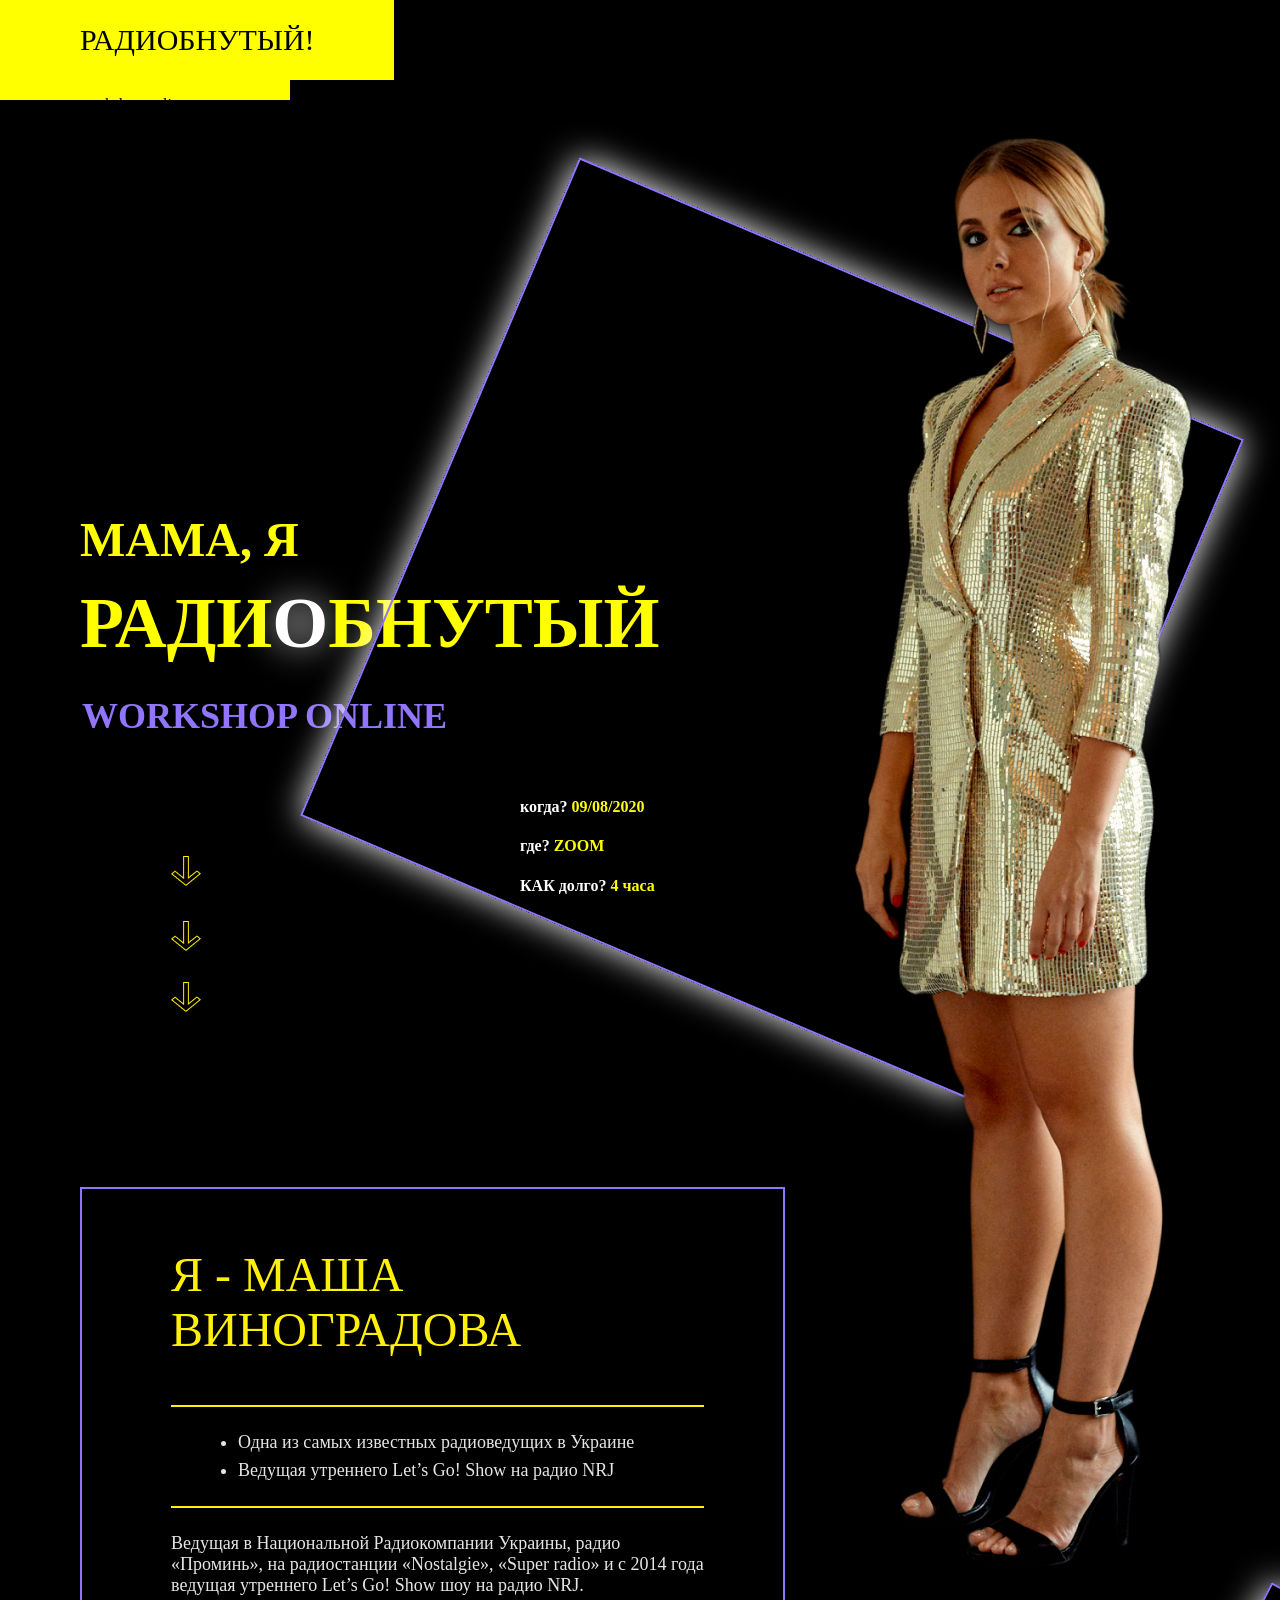
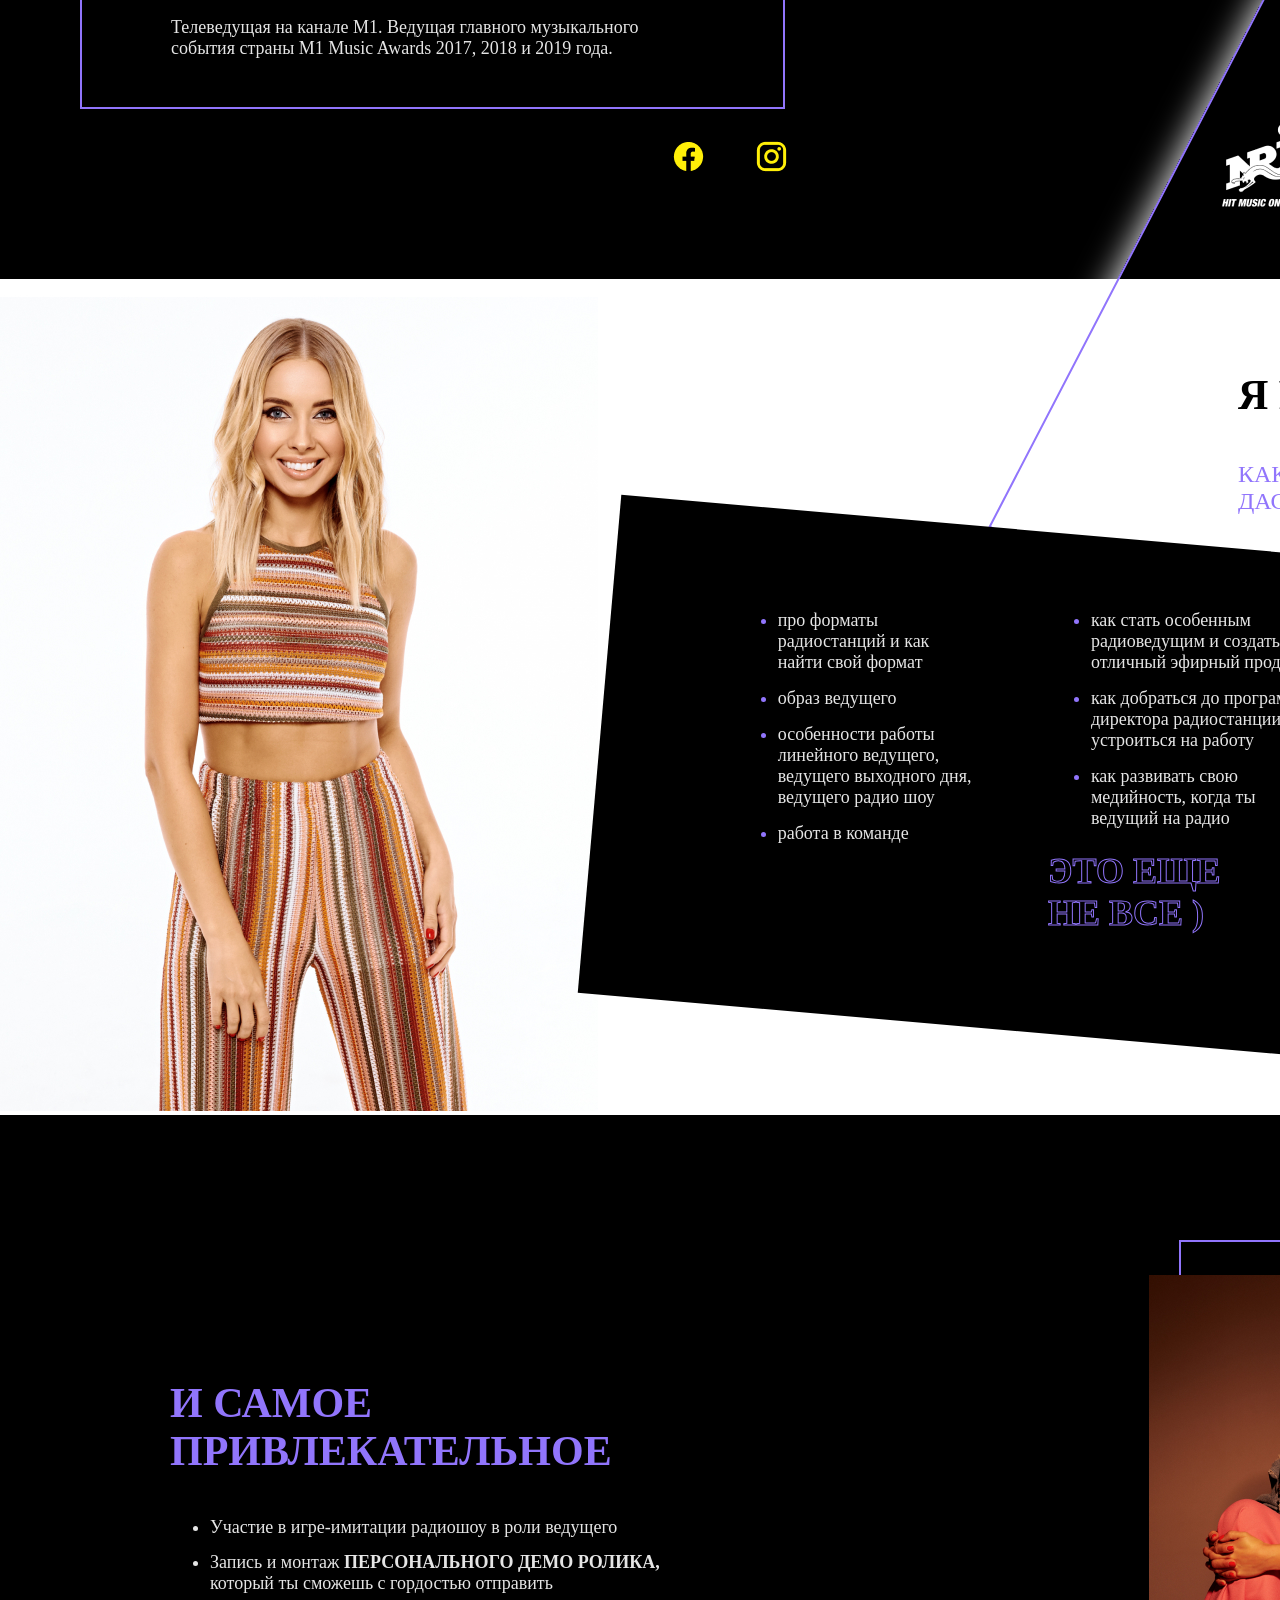
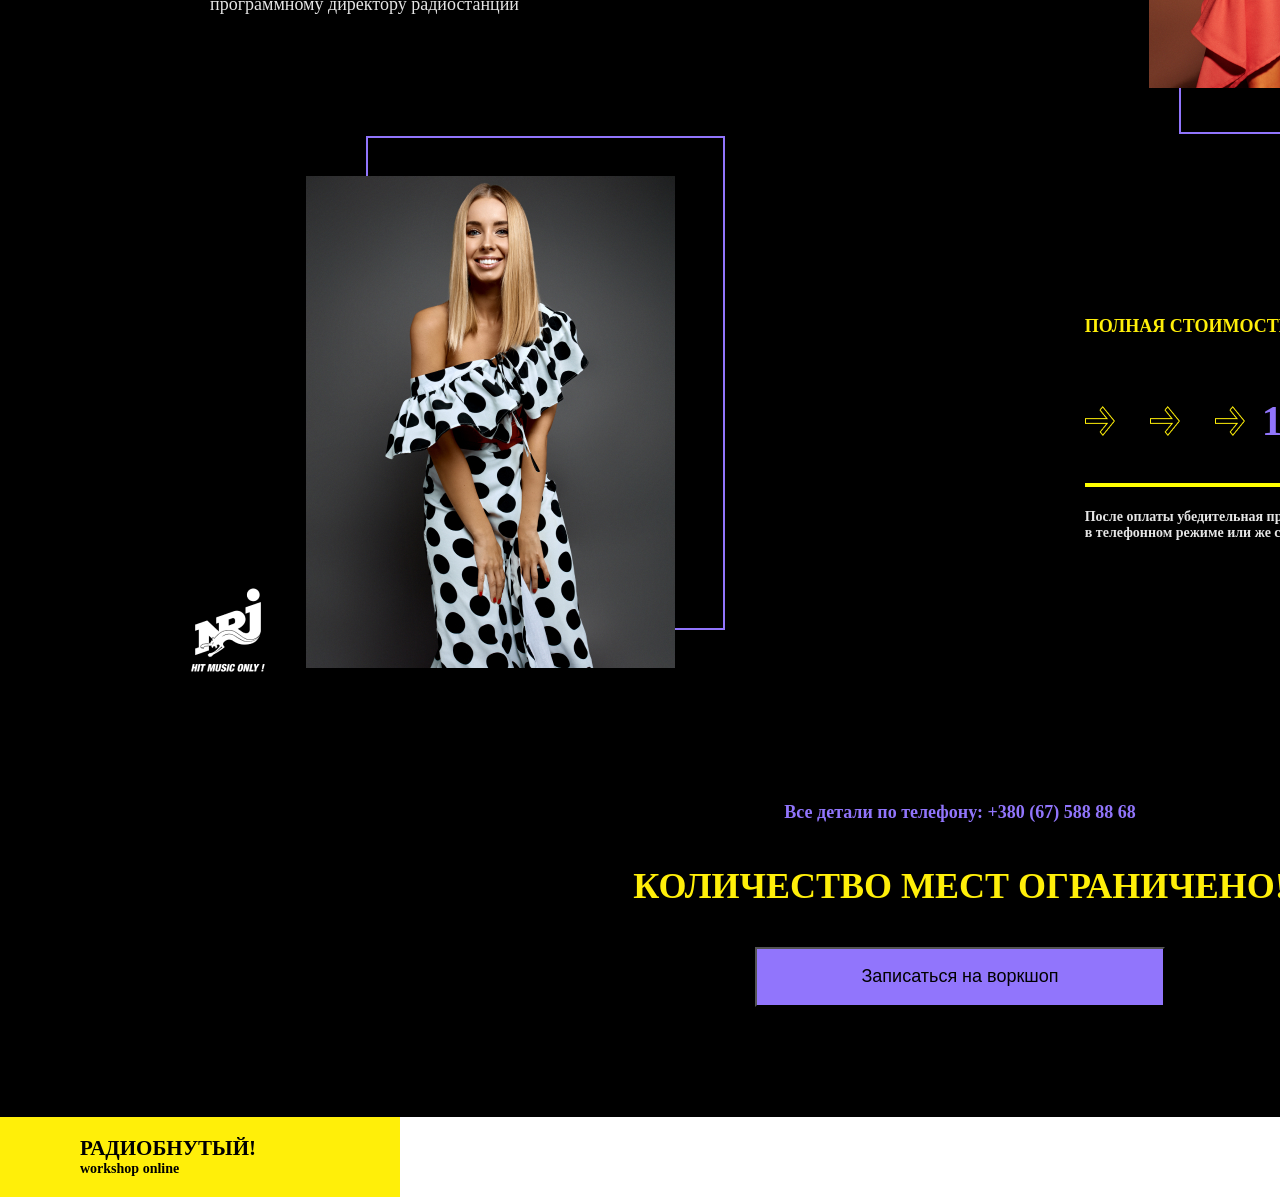
<file: blog/index.html>
<!DOCTYPE html>
<html lang="en">

<head>
    <meta charset="UTF-8">
    <meta name="viewport" content="width=device-width, initial-scale=1.0">
    <title>Blog</title>

    <link rel="stylesheet" href="./css/index.css">
</head>

<body>
    <div class="black">
        <div class="header">
            <div class="header_left">
                <div class="header_left_top">
                    <p>РАДИОБНУТЫЙ!</p>
                </div>
                <div class="header_left_bottom">
                    <p>workshop online</p>
                </div>
            </div>
            <div class="header_right">
                <div class="header_right_1">
                    <p>Детали по телефону:</p>
                    <img src="./img/telephone.png" alt="telephone">
                </div>
                <div class="header_right_2">
                    <p>+38-068-945-51-53</p>
                </div>
            </div>
        </div>
        <div class="content">
            <div class="content_top">
                <div class="content_top_left">
                    <div class="content_top_left_1">
                        <h2>МАМА, Я</h2>
                        <h1>РАДИ<span class="shadow">О</span>БНУТЫЙ</h1>
                        <h3>WORKSHOP ONLINE</h3>
                        <div>
                            <h4>когда? <span>09/08/2020</span></h4>
                            <h4>где? <span>ZOOM</span></h4>
                            <h4>КАК долго? <span>4 часа</span></h4>
                        </div>
                    </div>
                    <div class="content_top_left_2">
                        <img src="./img/Arrow1.png" alt="">
                    </div>
                    <div class="content_top_left_3">
                        <div>
                            <div class="text48">
                                <p>
                                    Я - МАША
                                    <br>
                                    ВИНОГРАДОВА
                                </p>
                            </div>
                            <hr />
                            <ul class="text18">
                                <li>Одна из самых известных радиоведущих в Украине</li>
                                <li>Ведущая утреннего Let’s Go! Show на радио NRJ</li>
                            </ul>
                            <hr />
                            <div>
                                <p class="text18">
                                    Ведущая в Национальной Радиокомпании Украины, радио «Проминь», на радиостанции
                                    «Nostalgie», «Super radio» и с 2014 года ведущая утреннего Let’s Go! Show шоу на
                                    радио
                                    NRJ.
                                    <br>
                                    <br>
                                    Телеведущая на канале М1. Ведущая главного музыкального события страны М1 Music
                                    Awards 2017, 2018 и 2019 года.
                                </p>
                            </div>
                        </div>
                    </div>
                    <div class="content_top_left_4">
                        <img class="img_margin" src="./img/facebook.png" alt="">
                        <img src="./img/instagram.png" alt="">
                    </div>
                </div>
                <div class="content_top_center">
                    <img src="./img/fotoContentTopCenter.png" alt="fotoContentTopCenter">
                    <img class="content_top_center_img2" src="./img/NRJ-White 3.png" alt="NRJ-White">
                </div>
                <div class="content_top_right">
                    <div class="content_top_right_1">
                        <div>
                            <p>ХОЧЕШЬ РАБ ОТАТЬ НА <span>РАДИО?</span></p>
                            <p>А <span>ДЕМКА</span> У ТЕБЯ ЕСТЬ?</p>
                        </div>
                    </div>
                    <button>ЗАПИСАТЬСЯ НА ВОРКШОП</button>
                    <div class="content_top_right_3">
                        <div class="content_top_right_3_top">
                            <div>
                                <p>ДЛЯ КОГО?</p>
                            </div>
                            <img src="./img/fotoContentRight.png" alt="fotoContentRight">
                        </div>
                        <div class="content_top_right_3_bottom">
                            <p>ДЛЯ РАДИОВЕДУЩИХ И ТЕХ, КТО ПЛАНИРУЕТ ЗАНЯТЬ ИХ МЕСТО</p>
                        </div>
                    </div>
                    <div class="content_top_right_4">
                        <div>
                            <img src="./img/Arrow2.png" alt="">
                        </div>
                    </div>
                </div>
            </div>
            <div class="content_center wight">
                <div class="content_center_left">
                    <img src="./img/fotoContentCenter.jpg" alt="">
                </div>
                <div class="content_center_right">
                    <div class="content_center_right_1">
                        <p class="text42_center">Я РАССКАЖУ</p>
                        <p class="text24_center">КАКИЕ ЗНАНИЯ И ВОЗМОЖНОСТИ <br> ДАСТ ТЕБЕ WORKSHOP</p>
                    </div>
                    <div class="content_center_right_2">
                        <div class="content_center_right_2_flex">
                            <ul>
                                <li>про форматы <br> радиостанций и как <br> найти свой формат</li>
                                <li>образ ведущего</li>
                                <li>особенности работы <br> линейного ведущего, <br> ведущего выходного дня, <br>
                                    ведущего радио шоу</li>
                                <li>работа в команде</li>
                            </ul>
                            <ul>
                                <li>как стать особенным <br> радиоведущим и создать <br> отличный эфирный продукт</li>
                                <li>как добраться до программного <br> директора радиостанции и <br> устроиться на
                                    работу</li>
                                <li>как развивать свою <br> медийность, когда ты <br> ведущий на радио</li>
                            </ul>
                        </div>
                        <div>
                            <h3>ЭТО ЕЩЕ <br> НЕ ВСЕ )</h3>
                        </div>
                    </div>
                    <div class="content_center_right_3">
                        <img src="./img/arrow3.png" alt="">
                    </div>
                </div>
            </div>
            <div class="content_bottom">
                <div class="content_bottom_1">
                    <div>
                        <h3>
                            И САМОЕ <br> ПРИВЛЕКАТЕЛЬНОЕ
                        </h3>
                        <ul>
                            <li>Участие в игре-имитации радиошоу в роли ведущего</li>
                            <li>Запись и монтаж <span>ПЕРСОНАЛЬНОГО ДЕМO РОЛИКА,</span> <br>
                                который ты сможешь с гордостью отправить <br>
                                программному директору радиостанции</li>
                        </ul>
                    </div>
                    <div class="img_border">
                        <img src="./img/fotoContentBottomRight.jpg" alt="fotoContentBottomRight">
                    </div>
                </div>
                <div class="content_bottom_2">
                    <div class="flex img_2">
                        <img src="./img/NRJ-White 3.png" alt="NRJ-White">
                        <div>
                            <img src="./img/fotoContentBottomLeft.jpg" alt="fotoContentBottomLeft">
                        </div>
                    </div>
                    <div>
                        <h5>ПОЛНАЯ СТОИМОСТЬ УЧАСТИЯ В WORKSHOP</h5>
                        <div class="flex">
                            <div class="arrow4">
                                <img src="./img/Arrow4.png" alt="Arrow4">
                            </div>
                            <div>
                                <h2>1000 ГРИВЕН</h2>
                            </div>
                        </div>
                        <hr>
                        <h6>
                            После оплаты убедительная просьба сообщить об этом организаторам <br>
                            в телефонном режиме или же скинуть скрин в директ.
                        </h6>
                    </div>
                </div>
                <div class="content_bottom_3">
                    <h6>Все детали по телефону: +380 (67) 588 88 68</h6>
                    <h3>КОЛИЧЕСТВО МЕСТ ОГРАНИЧЕНО!</h3>
                    <button>Записаться на воркшоп</button>
                </div>
            </div>
        </div>
    </div>
    <div class="footer">
        <div class="footer_left">
                <h2>РАДИОБНУТЫЙ!</h2>
                <h3>workshop online</h3>
        </div>
        <div class="footer_right">
                <img src="./img/telephoneFooter.png" alt="telephone">
                <p>+38-068-945-51-53</p>
        </div>
    </div>
</body>

</html>
</file>
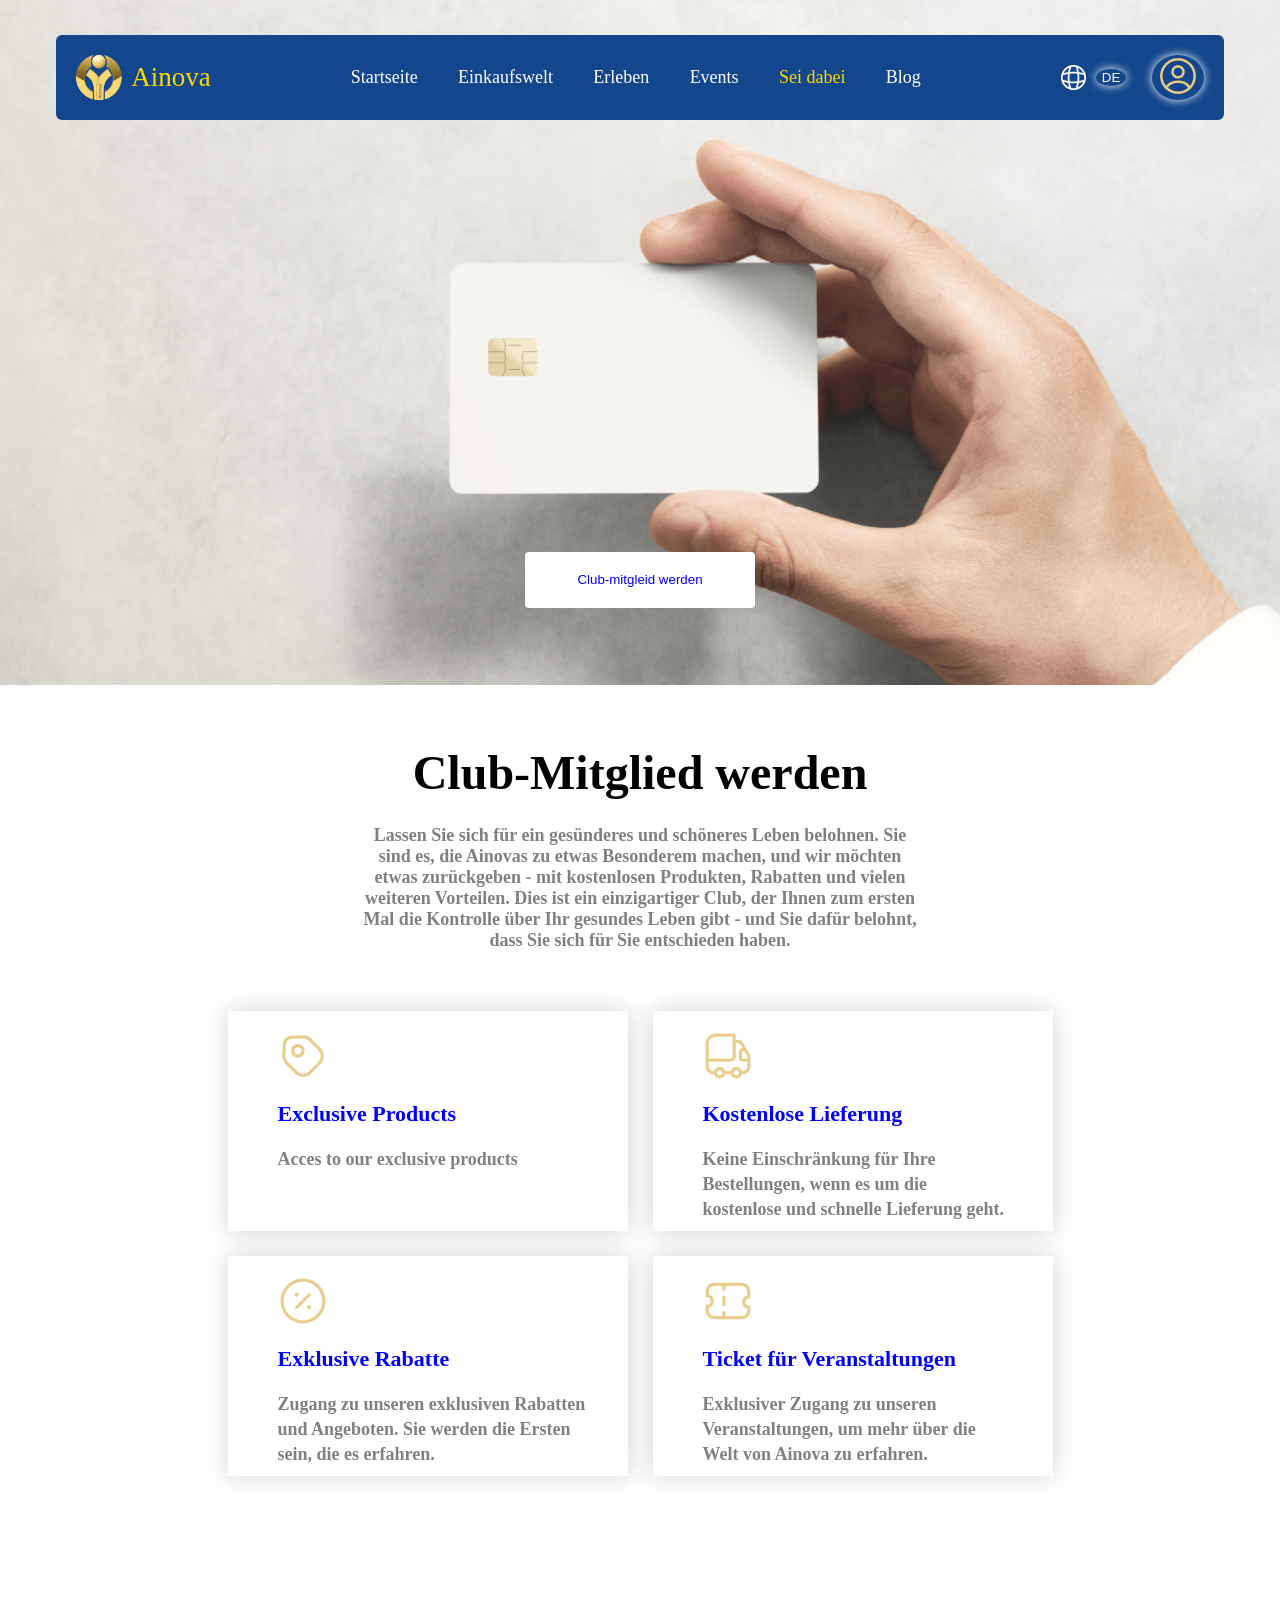
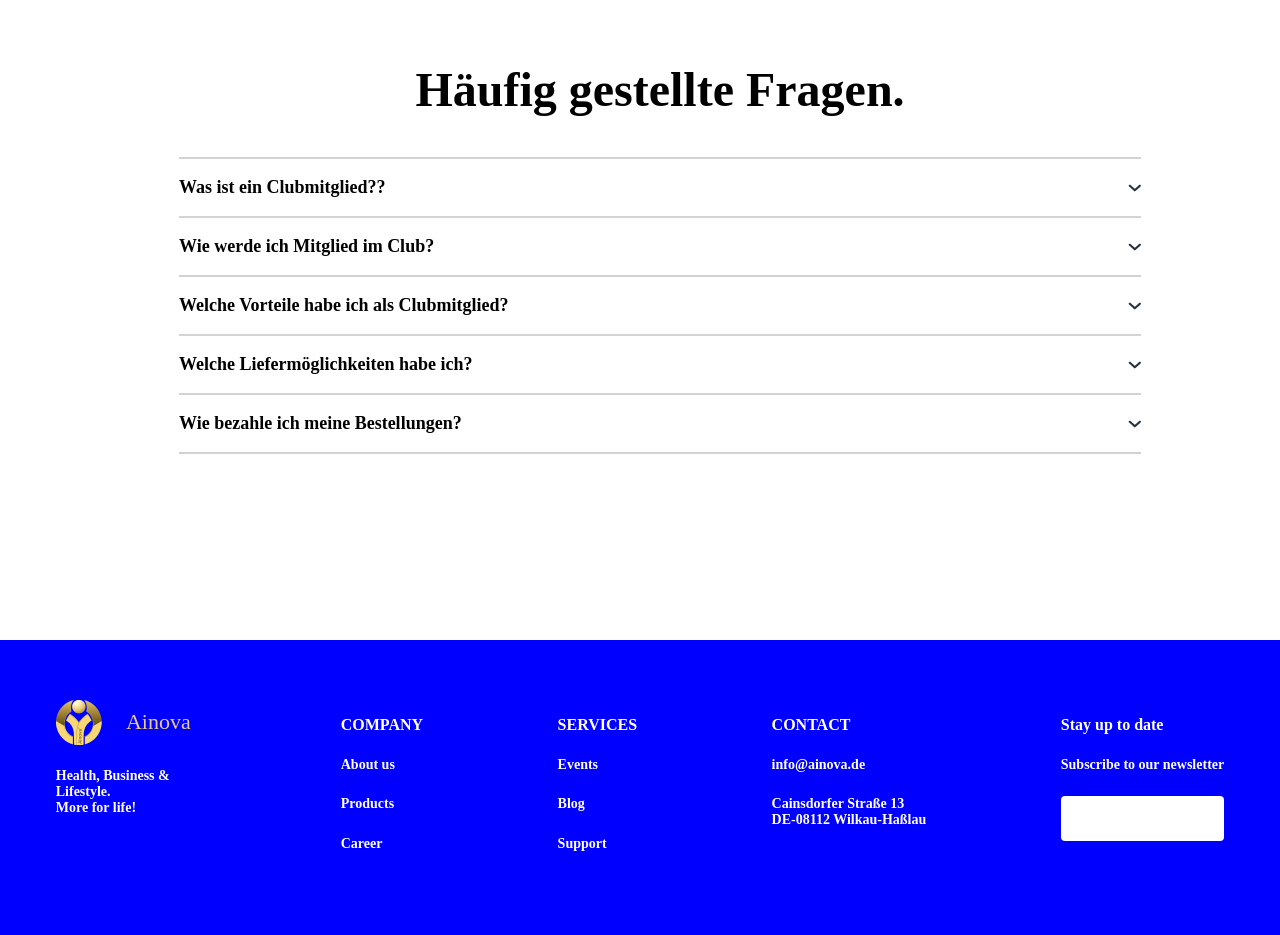
<file: ainovaCosmetic/Become_a_club_member.html>
<!DOCTYPE html>
<html lang="en">

<head>
    <meta charset="UTF-8">
    <meta name="viewport" content="width=device-width, initial-scale=1.0">
    <title>Become a club-member</title>
    <link rel="stylesheet" href="./css/home.css">
    <link rel="stylesheet" href="./css/Become_a_club_member.css">
</head>

<body>
    <div>
        <div class="header">
            <div class="header_nav">
                <div class="nav_logo">
                    <img src="./image/Ainova Logo 1.png" alt="">
                    <p><a href="./home.html">Ainova</a></p>
                </div>
                <div class="nav_menu">
                    <ol>
                        <li>Startseite</li>
                        <li>Einkaufswelt</li>
                        <li><a href="./discover.html">Erleben</a></li>
                        <li>Events</li>
                        <li class="popup_menu active_link">Sei dabei</li>
                        <li>Blog</li>
                    </ol>
                </div>
                <div class="nav_user">
                    <div class="flex_sb">
                        <img src="./image/world.png" alt="choos leng">
                        <button>DE</button>
                    </div>
                    <div>
                        <button>
                            <img src="./image/profile-circle.png" alt="">
                        </button>
                    </div>
                </div>
            </div>
            <div class="button_center">
                <button class="link_to_partner"><a
                    href="./Become_a_partner.html">Club-mitgleid werden</a></button>
            </div>
        </div>
        <div class="Become_a_club_member_content">
            <div class="Become_a_club_member_content_1">
                <h1>Club-Mitglied werden</h1>
                <h2>
                    Lassen Sie sich für ein gesünderes und schöneres Leben belohnen. Sie <br>
                    sind es, die Ainovas zu etwas Besonderem machen, und wir möchten <br>
                    etwas zurückgeben - mit kostenlosen Produkten, Rabatten und vielen <br>
                    weiteren Vorteilen. Dies ist ein einzigartiger Club, der Ihnen zum ersten <br>
                    Mal die Kontrolle über Ihr gesundes Leben gibt - und Sie dafür belohnt, <br>
                    dass Sie sich für Sie entschieden haben.
                </h2>
            </div>
            <div class="Become_a_club_member_content_2">
                <div class="Become_a_club_member_content_cart">
                    <img src="./image/icons.png" alt="">
                    <h2>Exclusive Products</h2>
                    <h3>Acces to our exclusive products</h3>
                </div>
                <div class="Become_a_club_member_content_cart">
                    <img src="./image/icons (1).png" alt="">
                    <h2>Kostenlose Lieferung</h2>
                    <h3>
                        Keine Einschränkung für Ihre <br>
                        Bestellungen, wenn es um die <br>
                        kostenlose und schnelle Lieferung geht.
                    </h3>
                </div>
                <div class="Become_a_club_member_content_cart">
                    <img src="./image/discount-circle.png" alt="">
                    <h2>Exklusive Rabatte</h2>
                    <h3>
                        Zugang zu unseren exklusiven Rabatten <br>
                        und Angeboten. Sie werden die Ersten <br>
                        sein, die es erfahren.
                    </h3>
                </div>
                <div class="Become_a_club_member_content_cart">
                    <img src="./image/ticket.png" alt="">
                    <h2>Ticket für Veranstaltungen</h2>
                    <h3>
                        Exklusiver Zugang zu unseren <br>
                        Veranstaltungen, um mehr über die <br>
                        Welt von Ainova zu erfahren.
                    </h3>
                </div>
            </div>
            <div class="Become_a_club_member_content_3">
                <ul>
                    <li class="text_center">
                        <h2>Häufig gestellte Fragen.</h2>
                    </li>
                    <li><span></span></li>
                    <li>
                        <h3>Was ist ein Clubmitglied??</h3>
                        <div class="reed_more_1">
                            <img class="reed_more_1_img" src="./image/arrow_bot.png" alt="">
                        </div>
                    </li>
                    <li>
                        <h5 class="reed_more_1_text">
                            Sie können mit einer Debit-/Kreditkarte oder über ein PayPal-Konto bezahlen.
                        </h5>
                    </li>
                    <li><span></span></li>
                    <li>
                        <h3>Wie werde ich Mitglied im Club?</h3>
                        <div class="reed_more_2">
                            <img class="reed_more_2_img" src="./image/arrow_bot.png" alt="">
                        </div>
                    </li>
                    <li>
                        <h5 class="reed_more_2_text">
                            Sie können mit einer Debit-/Kreditkarte oder über ein PayPal-Konto bezahlen.
                        </h5>
                    </li>
                    <li><span></span></li>
                    <li>
                        <h3>Welche Vorteile habe ich als Clubmitglied?</h3>
                        <div class="reed_more_3">
                            <img class="reed_more_3_img" src="./image/arrow_bot.png" alt="">
                        </div>
                    </li>
                    <li>
                        <h5 class="reed_more_3_text">
                            Sie können mit einer Debit-/Kreditkarte oder über ein PayPal-Konto bezahlen.
                        </h5>
                    </li>
                    <li><span></span></li>
                    <li>
                        <h3>Welche Liefermöglichkeiten habe ich?</h3>
                        <div class="reed_more_4">
                            <img class="reed_more_4_img" src="./image/arrow_bot.png" alt="">
                        </div>
                    </li>
                    <li>
                        <h5 class="reed_more_4_text">
                            Sie können mit einer Debit-/Kreditkarte oder über ein PayPal-Konto bezahlen.
                        </h5>
                    </li>
                    <li><span></span></li>
                    <li>
                        <h3>Wie bezahle ich meine Bestellungen?</h3>
                        <div class="reed_more_5">
                            <img class="reed_more_5_img" src="./image/arrow_bot.png" alt="">
                        </div>
                    </li>
                    <li>
                        <h5 class="reed_more_5_text">
                            Sie können mit einer Debit-/Kreditkarte oder über ein PayPal-Konto bezahlen.
                        </h5>
                    </li>
                    <li><span></span></li>
                </ul>
            </div>
        </div>
        <div class="footer">
            <div class="footer_logo">
                <div class="nav_logo">
                    <img src="./image/Ainova Logo 1.png" alt="">
                    <p>Ainova</p>
                </div>
                <h5>
                    Health, Business & Lifestyle. <br>
                    More for life!
                </h5>
            </div>
            <div class="flex_sb flex_sa">
                <div class="footer_company">
                    <ul>
                        <li>
                            <h2>COMPANY</h2>
                        </li>
                        <li>
                            <h5>
                                About us
                            </h5>
                        </li>
                        <li>
                            <h5>
                                Products
                            </h5>
                        </li>
                        <li>
                            <h5>
                                Career
                            </h5>
                        </li>
                    </ul>
                </div>
                <div class="footer_services">
                    <ul>
                        <li>
                            <h2>SERVICES</h2>
                        </li>
                        <li>
                            <h5>
                                Events
                            </h5>
                        </li>
                        <li>
                            <h5>
                                Blog
                            </h5>
                        </li>
                        <li>
                            <h5>
                                Support
                            </h5>
                        </li>
                    </ul>
                </div>
                <div class="footer_contact">
                    <ul>
                        <li>
                            <h2>CONTACT</h2>
                        </li>
                        <li>
                            <h5>
                                info@ainova.de
                            </h5>
                        </li>
                        <li>
                            <h5>
                                Cainsdorfer Straße 13 <br>
                                DE-08112 Wilkau-Haßlau
                            </h5>
                        </li>
                    </ul>
                </div>
                <div class="footer_stay_up">
                    <ul>
                        <li>
                            <h2>Stay up to date</h2>
                        </li>
                        <li>
                            <h5>
                                Subscribe to our newsletter
                            </h5>
                        </li>
                        <li>
                            <form action=""></form>
                        </li>
                    </ul>
                </div>
            </div>
        </div>
    </div>
</body>
</html>
</file>
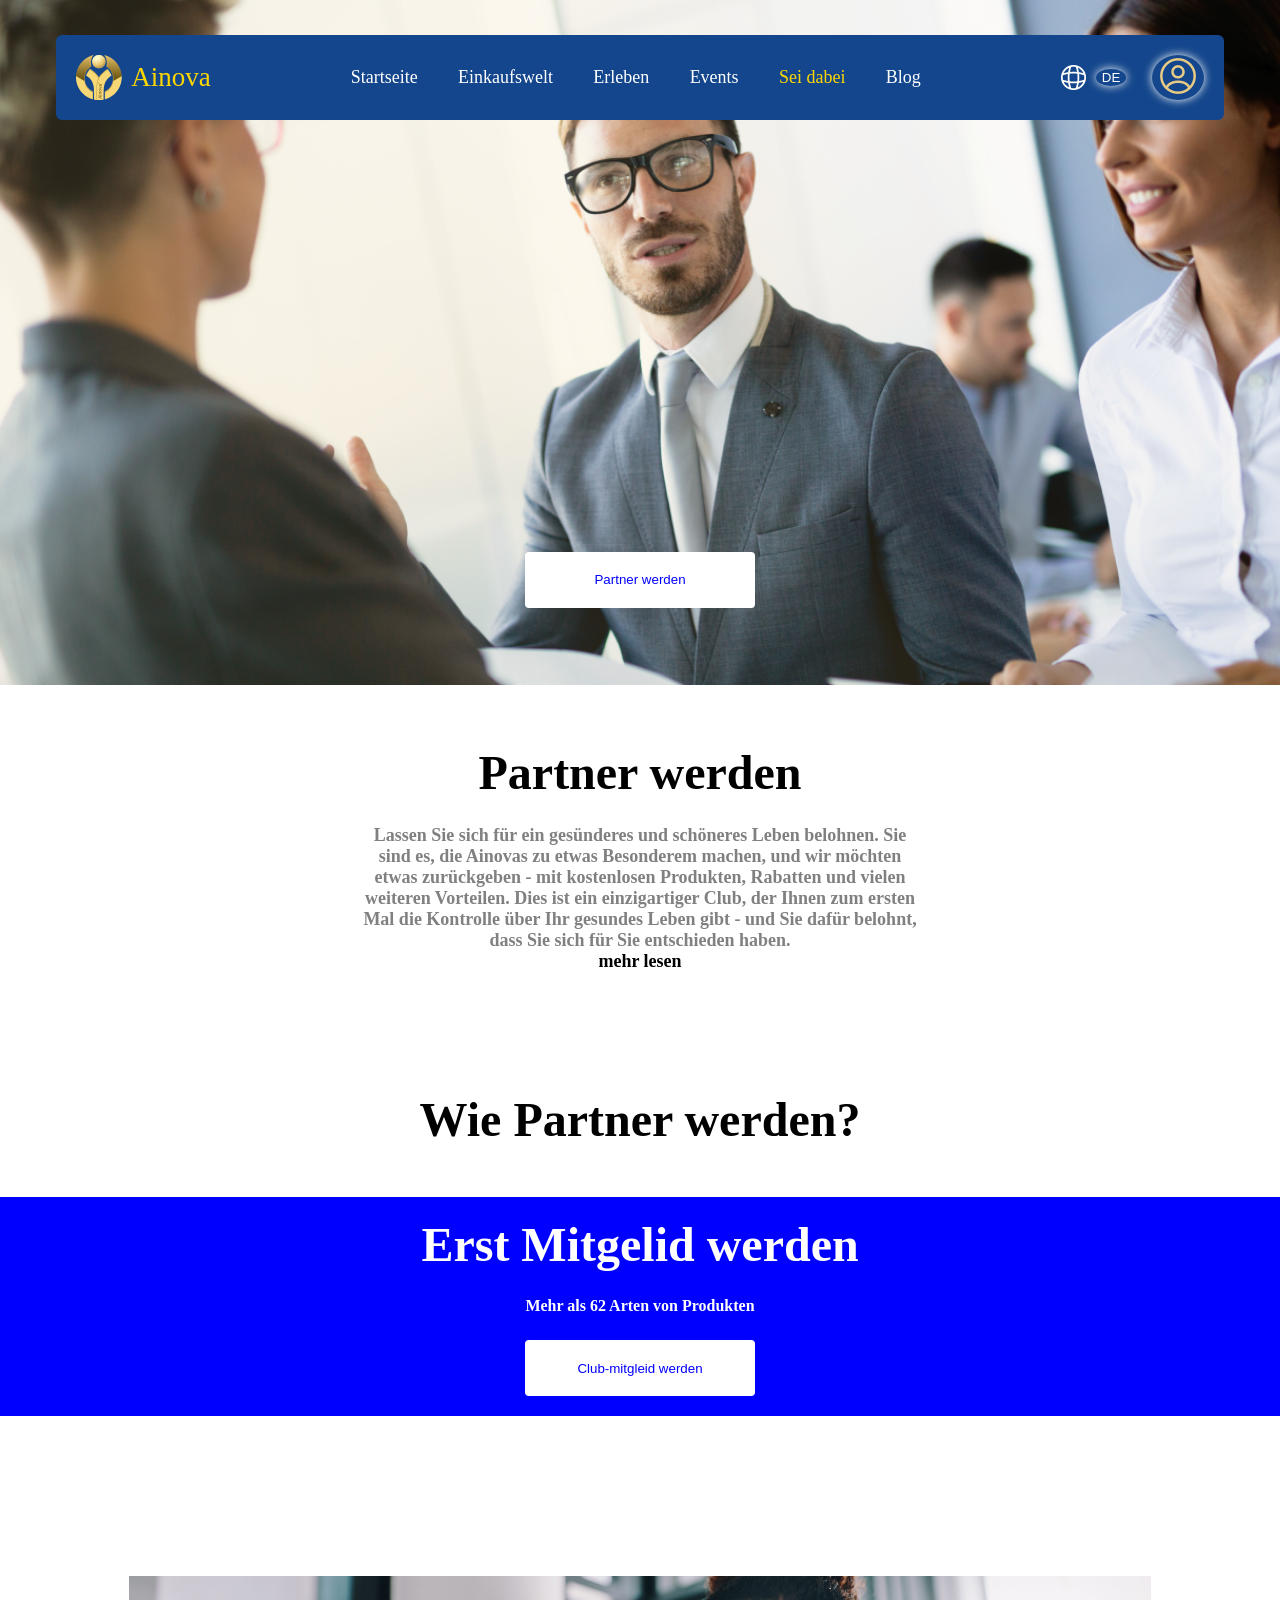
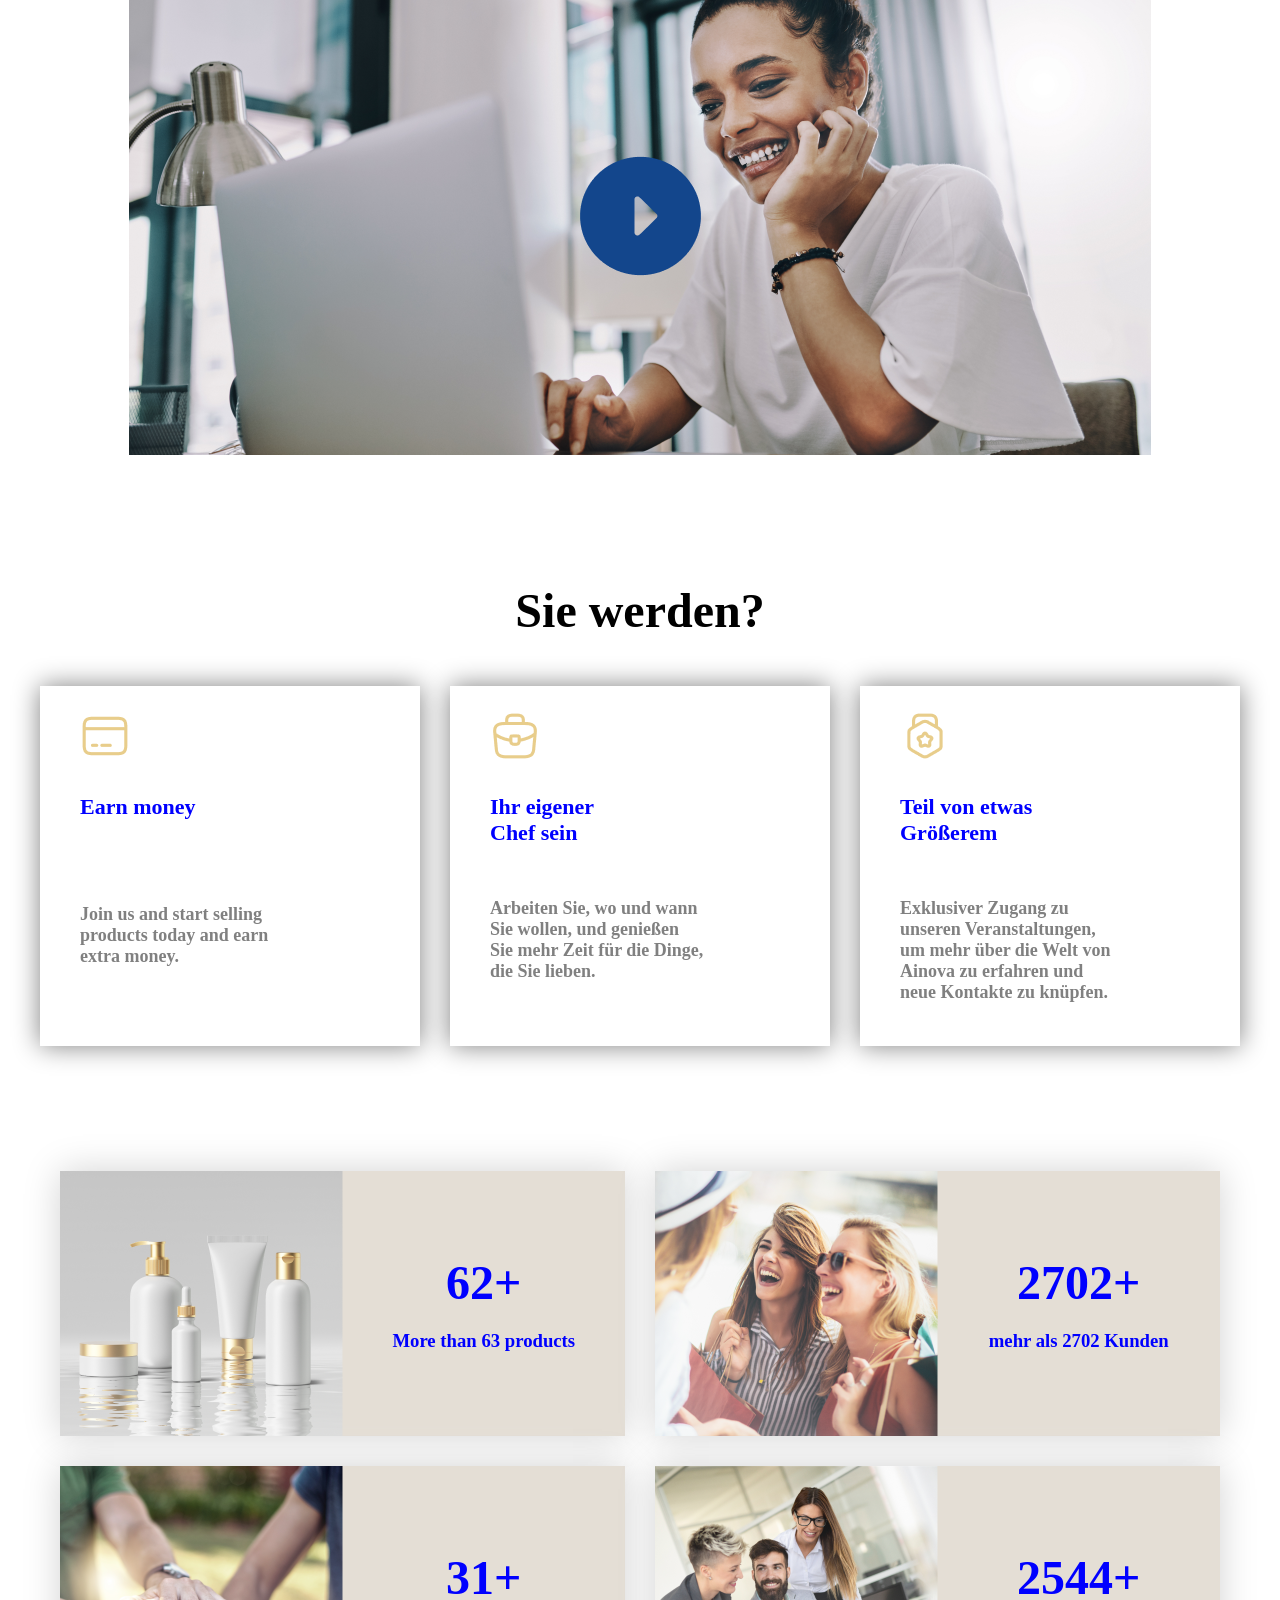
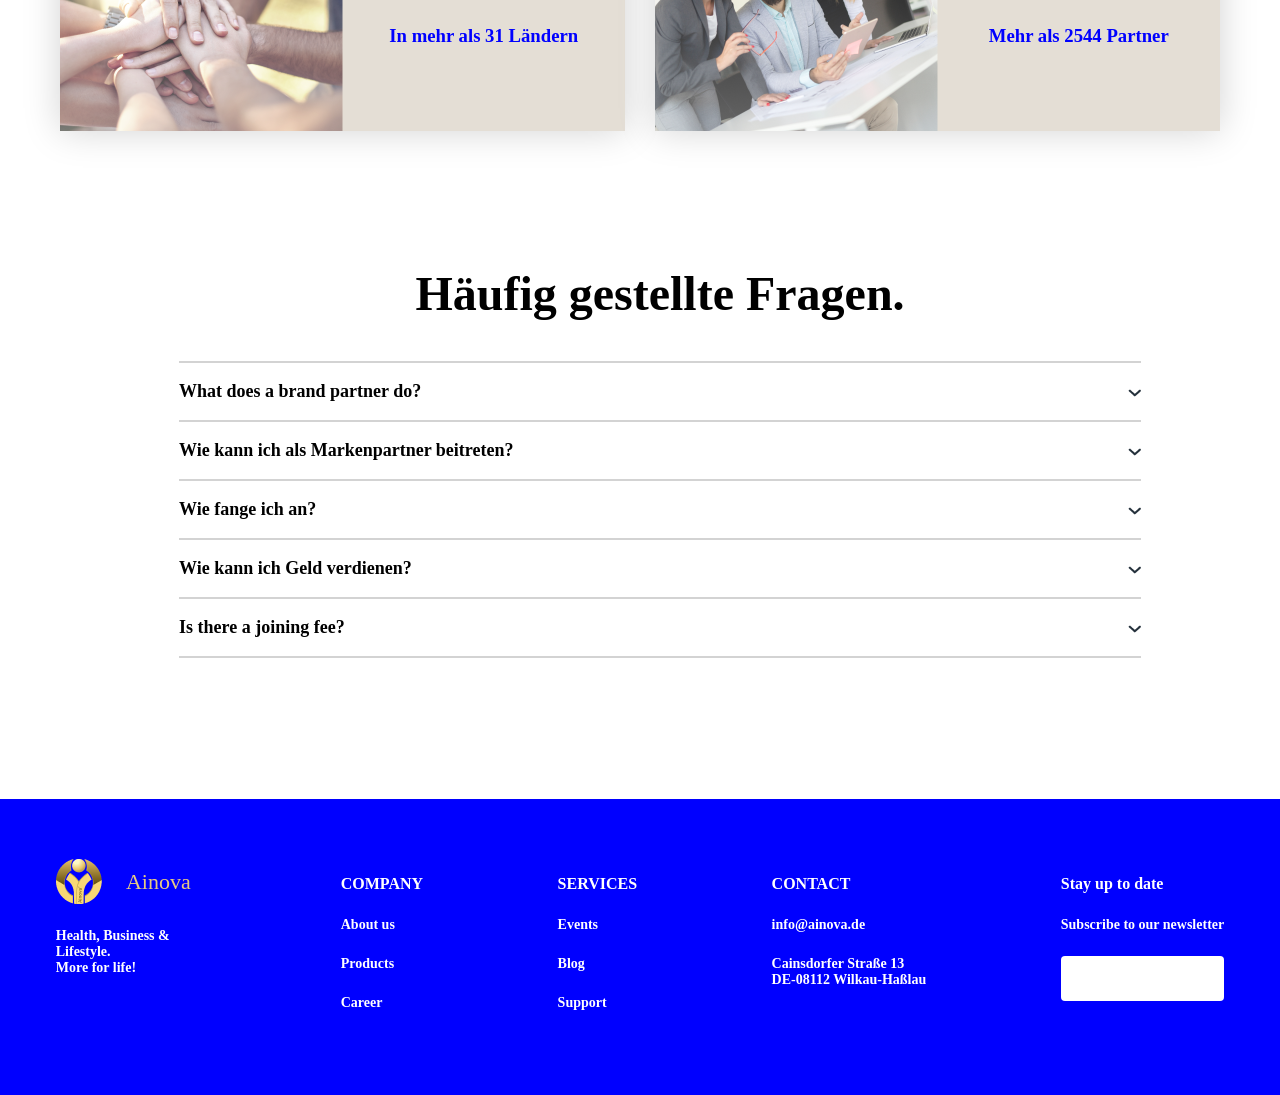
<file: ainovaCosmetic/become_a_partner.html>
<!DOCTYPE html>
<html lang="en">

<head>
    <meta charset="UTF-8">
    <meta name="viewport" content="width=device-width, initial-scale=1.0">
    <title>Become a partner</title>
    <link rel="stylesheet" href="./css/home.css">
    <link rel="stylesheet" href="./css/Become_a_club_member.css">
    <link rel="stylesheet" href="./css/become_a_partner.css">
</head>

<body>
    <div>
        <div class="header">
            <div class="header_nav">
                <div class="nav_logo">
                    <img src="./image/Ainova Logo 1.png" alt="">
                    <p><a href="./home.html">Ainova</a></p>
                </div>
                <div class="nav_menu">
                    <ol>
                        <li>Startseite</li>
                        <li>Einkaufswelt</li>
                        <li><a href="./discover.html">Erleben</a></li>
                        <li>Events</li>
                        <li class="popup_menu active_link">Sei dabei</li>
                        <li>Blog</li>
                    </ol>
                </div>
                <div class="nav_user">
                    <div class="flex_sb">
                        <img src="./image/world.png" alt="choos leng">
                        <button>DE</button>
                    </div>
                    <div>
                        <button>
                            <img src="./image/profile-circle.png" alt="">
                        </button>
                    </div>
                </div>
            </div>
            <div class="button_center">
                <button class="Become_a_club_member"><a href="./Become_a_club_member.html">Partner werden</a></button>
            </div>
        </div>
        <div class="become_a_partner_content">
            <div class="become_a_partner_content_1">
                <h1>Partner werden</h1>
                <h2>
                    Lassen Sie sich für ein gesünderes und schöneres Leben belohnen. Sie <br>
                    sind es, die Ainovas zu etwas Besonderem machen, und wir möchten <br>
                    etwas zurückgeben - mit kostenlosen Produkten, Rabatten und vielen <br>
                    weiteren Vorteilen. Dies ist ein einzigartiger Club, der Ihnen zum ersten <br>
                    Mal die Kontrolle über Ihr gesundes Leben gibt - und Sie dafür belohnt, <br>
                    dass Sie sich für Sie entschieden haben. <br>
                    <span>mehr lesen</span>
                </h2>
            </div>
            <div class="fl_center">
                <h2>Wie Partner werden?</h2>
            </div>
            <div class="fl_center_blue">
                <div class="fx_col">
                    <h3>Erst Mitgelid werden</h3>
                    <h4>Mehr als 62 Arten von Produkten</h4>
                    <div class="button_center">
                        <button class="Become_a_club_member">Club-mitgleid werden</button>
                    </div>
                </div>
            </div>
            <div class="fl_center become_a_partner_content_media">
                <img src="./image/Become_a_partner_cont_video.png" alt="">
            </div>
            <div class="fl_center">
                <h3>Sie werden?</h3>
            </div>
            <div class="partner_carts">
                <div class="partner_cart">
                    <img src="./image/partner_cart1.png" alt="">
                    <h2>Earn money</h2>
                    <h3 class="mt_50">
                        Join us and start selling <br>
                        products today and earn <br>
                        extra money.
                    </h3>
                </div>
                <div class="partner_cart">
                    <img src="./image/partner_cart2.png" alt="">
                    <h2>Ihr eigener <br>
                        Chef sein</h2>
                    <h3>
                        Arbeiten Sie, wo und wann <br>
                        Sie wollen, und genießen <br>
                        Sie mehr Zeit für die Dinge, <br>
                        die Sie lieben.
                    </h3>
                </div>
                <div class="partner_cart">
                    <img src="./image/partner_cart3.png" alt="">
                    <h2>Teil von etwas <br>
                        Größerem</h2>
                    <h3>
                        Exklusiver Zugang zu <br>
                        unseren Veranstaltungen, <br>
                        um mehr über die Welt von <br>
                        Ainova zu erfahren und <br>
                        neue Kontakte zu knüpfen.
                    </h3>
                </div>
            </div>
        </div>
        <div class="partner_content_fl">
            <div class="partner_content_wr">
                <div class="wr_cart">
                    <div class="cart_img">
                        <img src="./image/Become_a_partner_cont1.png" alt="">
                    </div>
                    <div class="cart_content">
                        <h2>62+</h2>
                        <h3>More than 63 products</h3>
                    </div>
                </div>
                <div class="wr_cart">
                    <div class="cart_img">
                        <img src="./image/Become_a_partner_cont2.png" alt="">
                    </div>
                    <div class="cart_content">
                        <h2>2702+</h2>
                        <h3>mehr als 2702 Kunden</h3>
                    </div>
                </div>
                <div class="wr_cart">
                    <div class="cart_img">
                        <img src="./image/Become_a_partner_cont3.png" alt="">
                    </div>
                    <div class="cart_content">
                        <h2>31+</h2>
                        <h3>In mehr als 31 Ländern </h3>
                    </div>
                </div>
                <div class="wr_cart">
                    <div class="cart_img">
                        <img src="./image/Become_a_partner_cont4.png" alt="">
                    </div>
                    <div class="cart_content">
                        <h2>2544+</h2>
                        <h3>Mehr als 2544 Partner</h3>
                    </div>
                </div>
            </div>
        </div>
        <div class="partner_quest">
            <div class="Become_a_club_member_content_3 partner_quest_mg">
                <ul>
                    <li class="text_center">
                        <h2>Häufig gestellte Fragen.</h2>
                    </li>
                    <li><span></span></li>
                    <li>
                        <h3>What does a brand partner do?</h3>
                        <div class="reed_more_1">
                            <img class="reed_more_1_img" src="./image/arrow_bot.png" alt="">
                        </div>
                    </li>
                    <li>
                        <h5 class="reed_more_1_text">
                            Sie können mit einer Debit-/Kreditkarte oder über ein PayPal-Konto bezahlen.
                        </h5>
                    </li>
                    <li><span></span></li>
                    <li>
                        <h3>Wie kann ich als Markenpartner beitreten?</h3>
                        <div class="reed_more_2">
                            <img class="reed_more_2_img" src="./image/arrow_bot.png" alt="">
                        </div>
                    </li>
                    <li>
                        <h5 class="reed_more_2_text">
                            Sie können mit einer Debit-/Kreditkarte oder über ein PayPal-Konto bezahlen.
                        </h5>
                    </li>
                    <li><span></span></li>
                    <li>
                        <h3>Wie fange ich an?</h3>
                        <div class="reed_more_3">
                            <img class="reed_more_3_img" src="./image/arrow_bot.png" alt="">
                        </div>
                    </li>
                    <li>
                        <h5 class="reed_more_3_text">
                            Sie können mit einer Debit-/Kreditkarte oder über ein PayPal-Konto bezahlen.
                        </h5>
                    </li>
                    <li><span></span></li>
                    <li>
                        <h3>Wie kann ich Geld verdienen?</h3>
                        <div class="reed_more_4">
                            <img class="reed_more_4_img" src="./image/arrow_bot.png" alt="">
                        </div>
                    </li>
                    <li>
                        <h5 class="reed_more_4_text">
                            Sie können mit einer Debit-/Kreditkarte oder über ein PayPal-Konto bezahlen.
                        </h5>
                    </li>
                    <li><span></span></li>
                    <li>
                        <h3>Is there a joining fee?</h3>
                        <div class="reed_more_5">
                            <img class="reed_more_5_img" src="./image/arrow_bot.png" alt="">
                        </div>
                    </li>
                    <li>
                        <h5 class="reed_more_5_text">
                            No
                        </h5>
                    </li>
                    <li><span></span></li>
                </ul>
            </div>
        </div>
        <div class="footer">
            <div class="footer_logo">
                <div class="nav_logo">
                    <img src="./image/Ainova Logo 1.png" alt="">
                    <p>Ainova</p>
                </div>
                <h5>
                    Health, Business & Lifestyle. <br>
                    More for life!
                </h5>
            </div>
            <div class="flex_sb flex_sa">
                <div class="footer_company">
                    <ul>
                        <li>
                            <h2>COMPANY</h2>
                        </li>
                        <li>
                            <h5>
                                About us
                            </h5>
                        </li>
                        <li>
                            <h5>
                                Products
                            </h5>
                        </li>
                        <li>
                            <h5>
                                Career
                            </h5>
                        </li>
                    </ul>
                </div>
                <div class="footer_services">
                    <ul>
                        <li>
                            <h2>SERVICES</h2>
                        </li>
                        <li>
                            <h5>
                                Events
                            </h5>
                        </li>
                        <li>
                            <h5>
                                Blog
                            </h5>
                        </li>
                        <li>
                            <h5>
                                Support
                            </h5>
                        </li>
                    </ul>
                </div>
                <div class="footer_contact">
                    <ul>
                        <li>
                            <h2>CONTACT</h2>
                        </li>
                        <li>
                            <h5>
                                info@ainova.de
                            </h5>
                        </li>
                        <li>
                            <h5>
                                Cainsdorfer Straße 13 <br>
                                DE-08112 Wilkau-Haßlau
                            </h5>
                        </li>
                    </ul>
                </div>
                <div class="footer_stay_up">
                    <ul>
                        <li>
                            <h2>Stay up to date</h2>
                        </li>
                        <li>
                            <h5>
                                Subscribe to our newsletter
                            </h5>
                        </li>
                        <li>
                            <form action=""></form>
                        </li>
                    </ul>
                </div>
            </div>
        </div>
    </div>
</body>

</html>
</file>
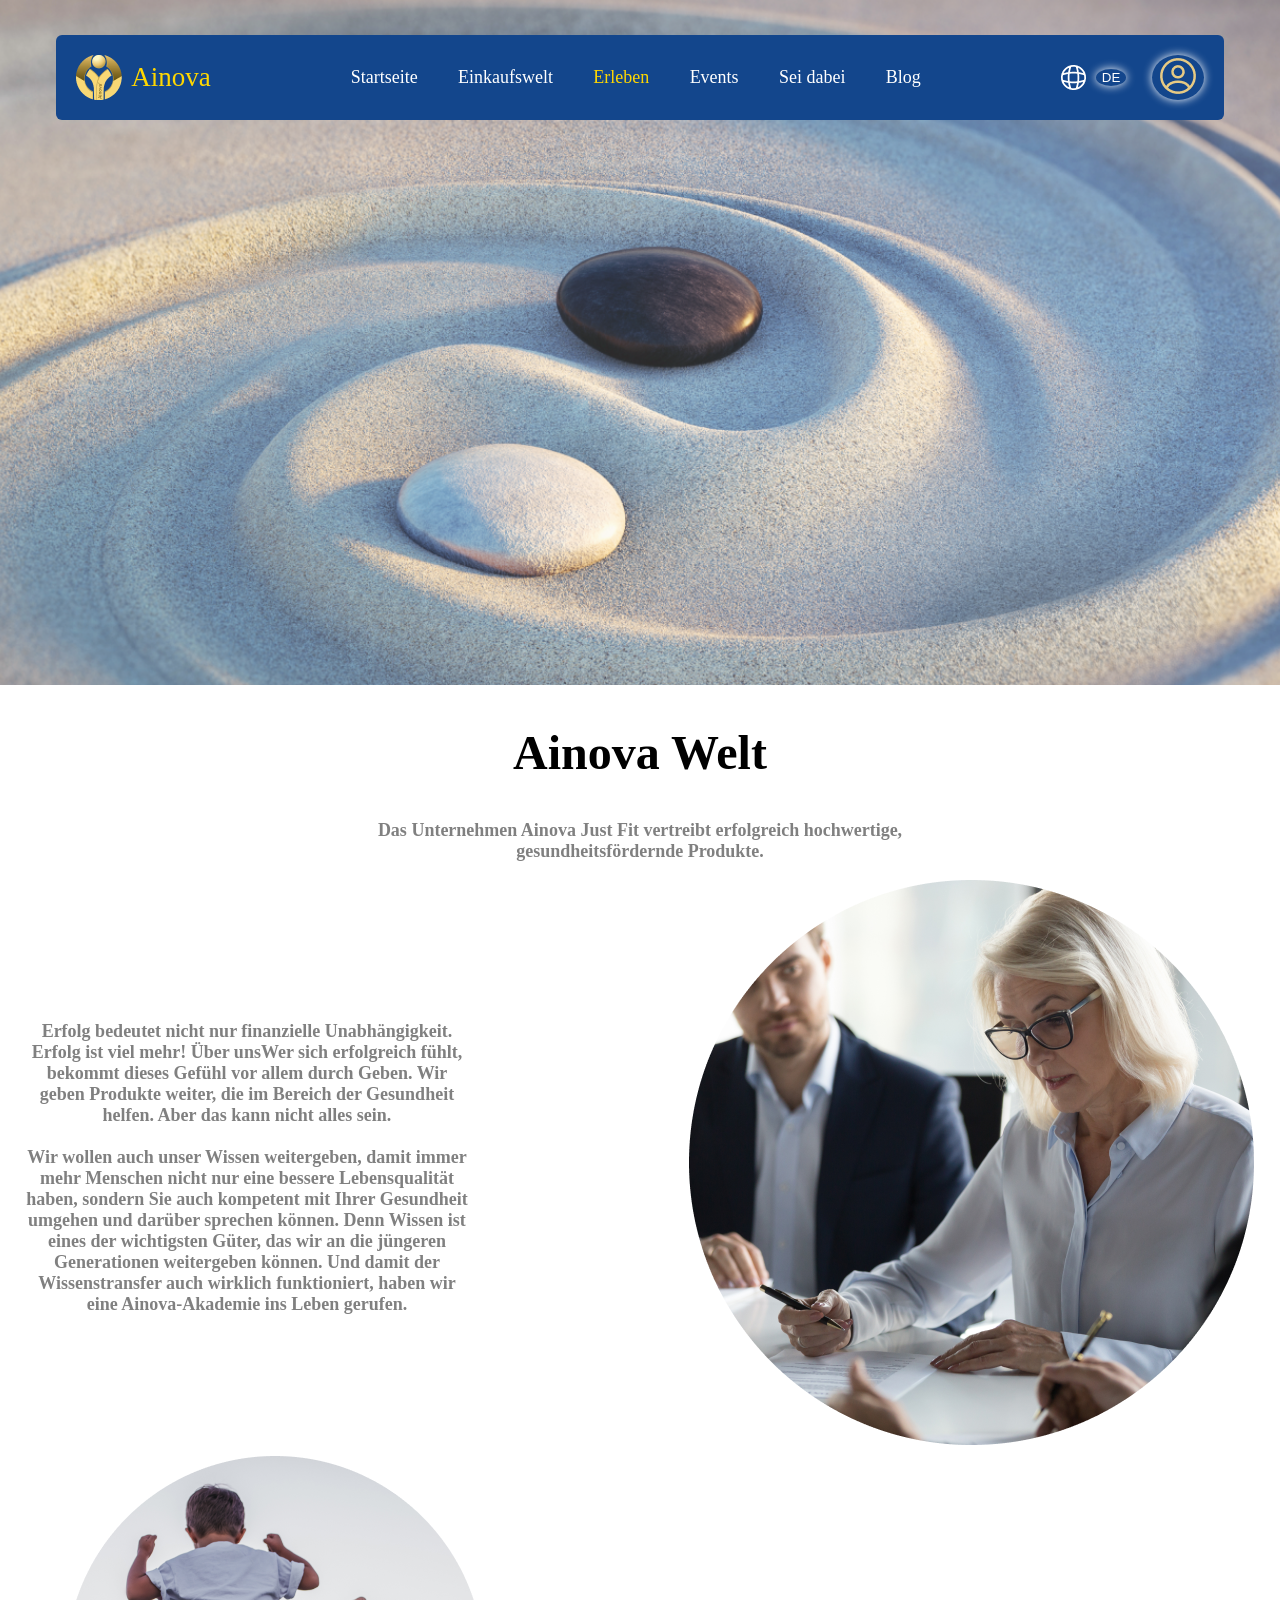
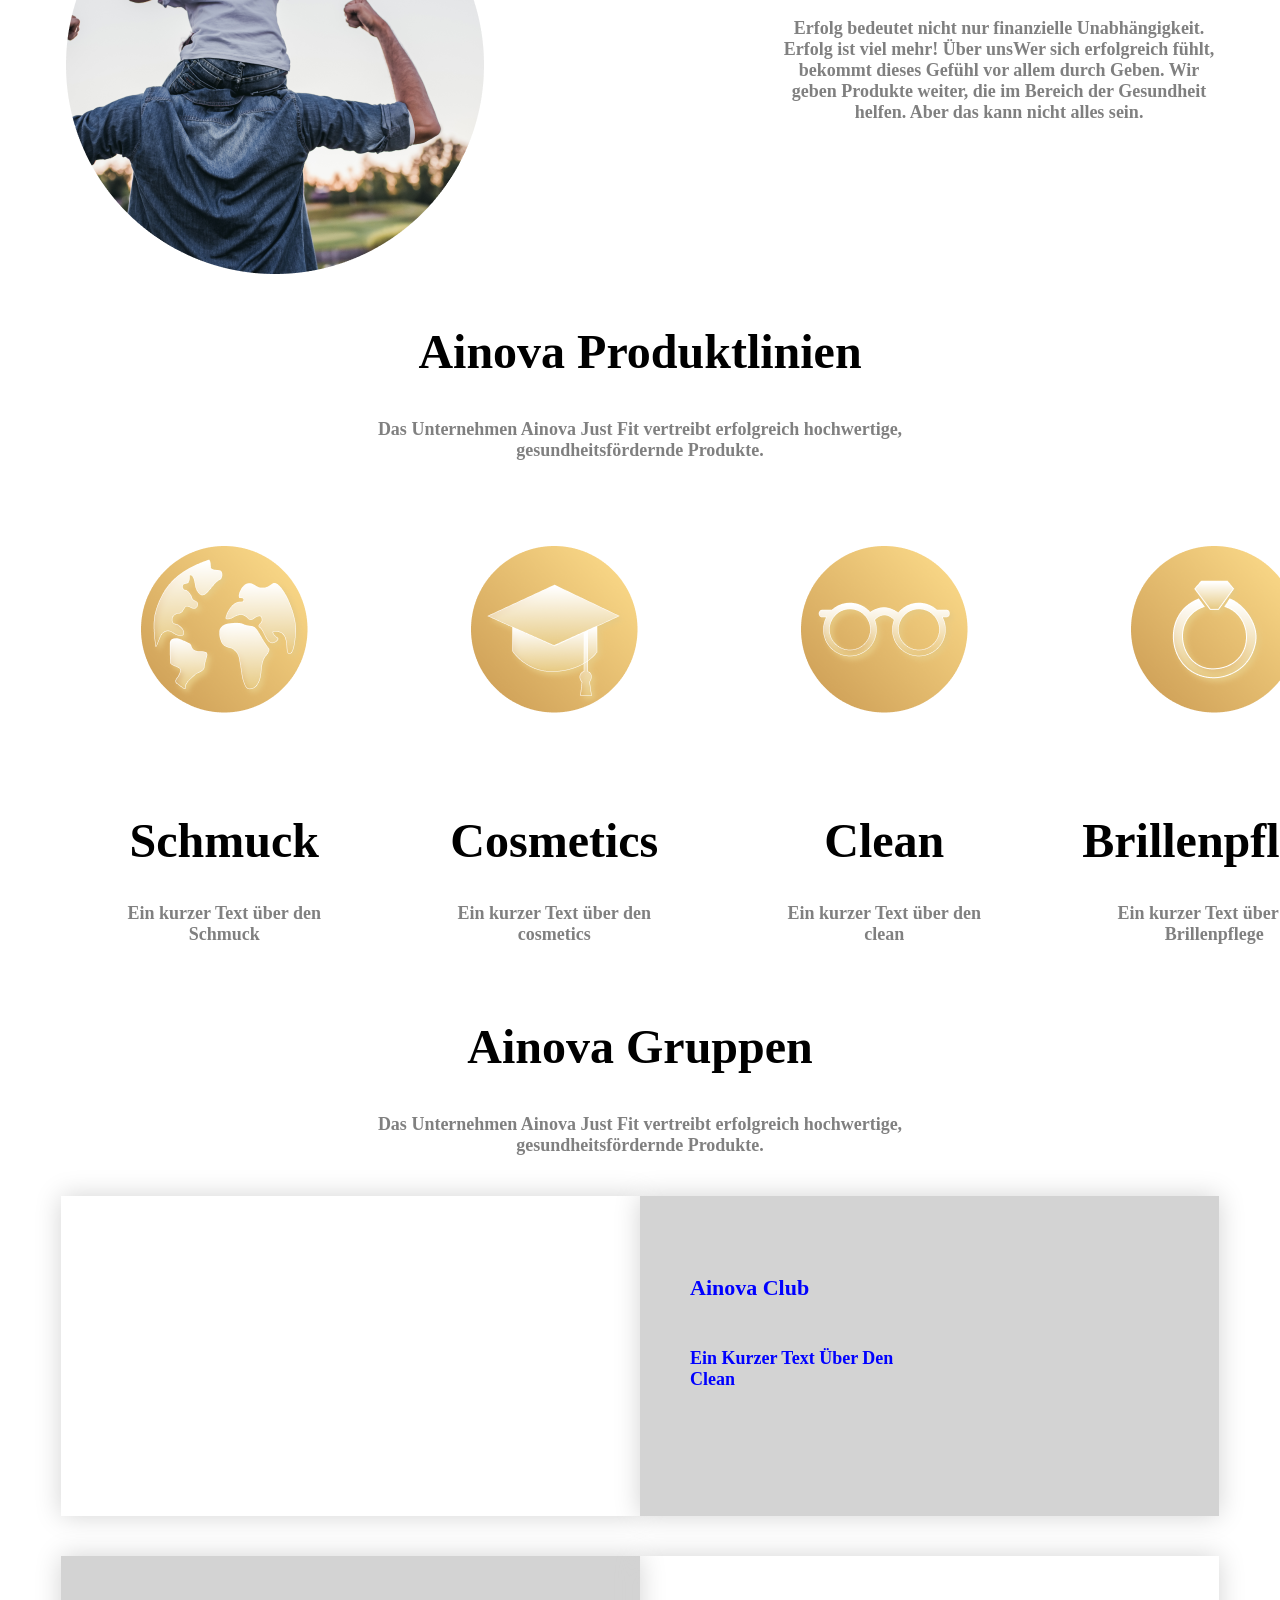
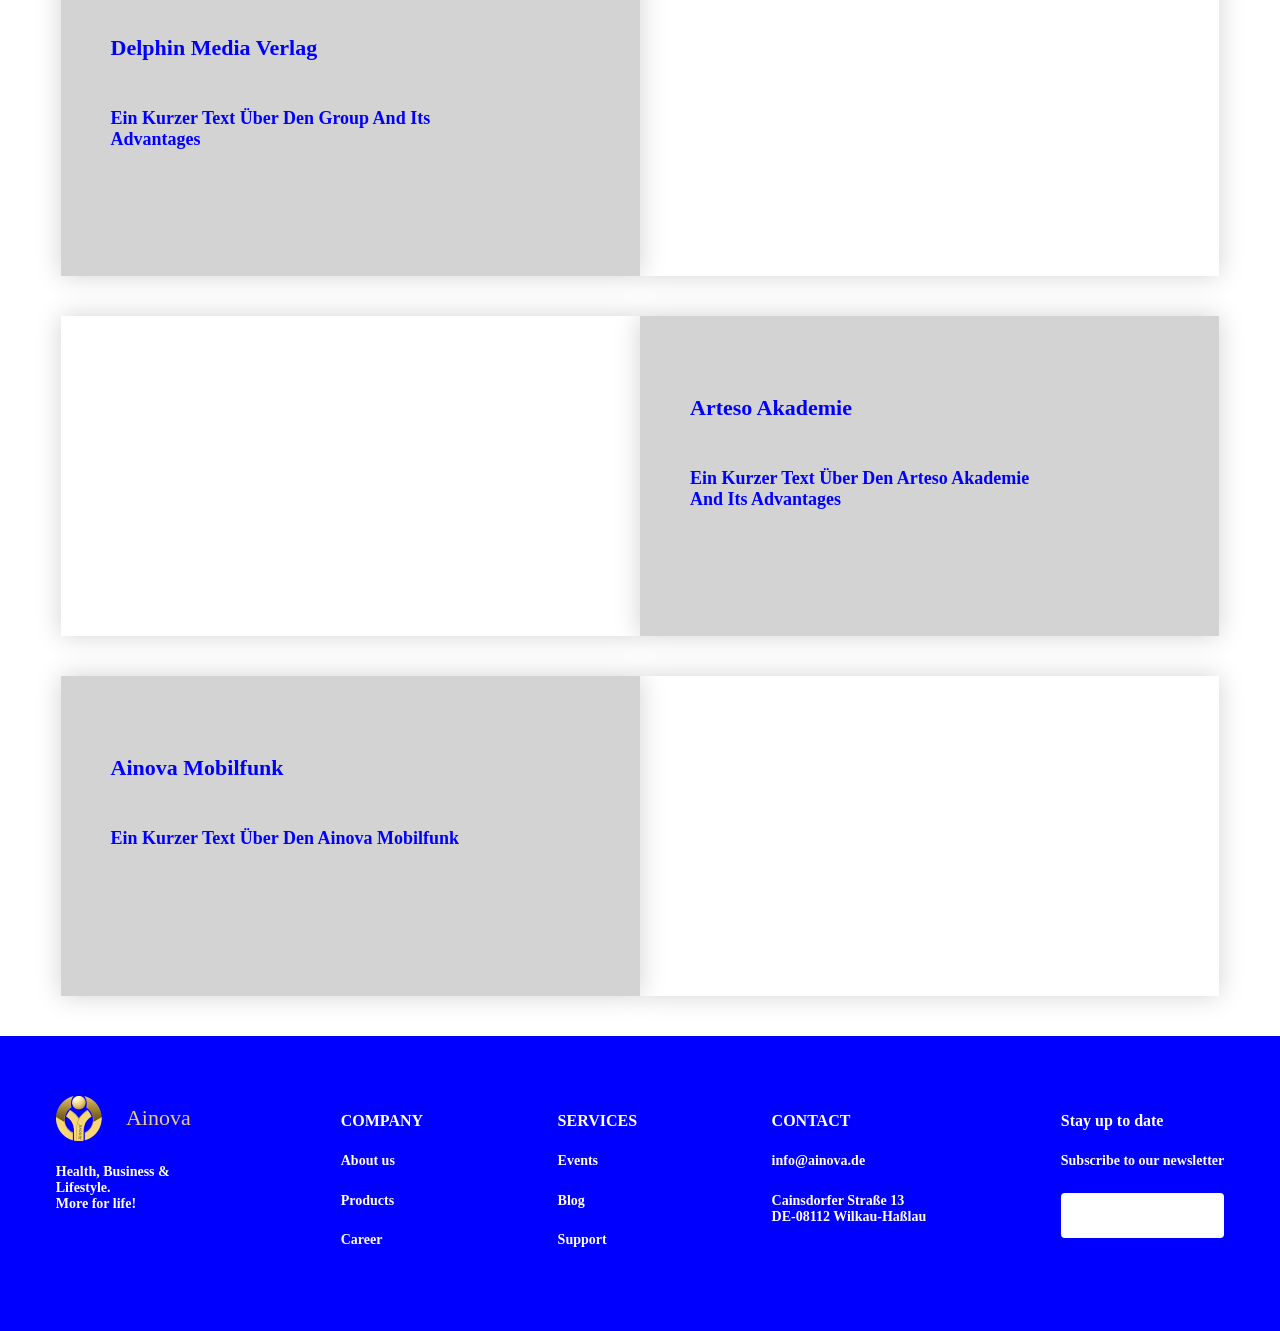
<file: ainovaCosmetic/discover.html>
<!DOCTYPE html>
<html lang="en">

<head>
    <meta charset="UTF-8">
    <meta name="viewport" content="width=device-width, initial-scale=1.0">
    <title>Discover</title>
    <link rel="stylesheet" href="./css/home.css">
    <link rel="stylesheet" href="./css/Become_a_club_member.css">
    <link rel="stylesheet" href="./css/become_a_partner.css">
    <link rel="stylesheet" href="./css/discover.css">
</head>

<body>
    <div>
        <div class="header">
            <div class="header_nav">
                <div class="nav_logo">
                    <img src="./image/Ainova Logo 1.png" alt="">
                    <p><a href="./home.html">Ainova</a></p>
                </div>
                <div class="nav_menu">
                    <ol>
                        <li>Startseite</li>
                        <li>Einkaufswelt</li>
                        <li class="active_link">Erleben</li>
                        <li>Events</li>
                        <li class="popup_menu">Sei dabei</li>
                        <li>Blog</li>
                    </ol>
                </div>
                <div class="nav_user">
                    <div class="flex_sb">
                        <img src="./image/world.png" alt="choos leng">
                        <button>DE</button>
                    </div>
                    <div>
                        <button>
                            <img src="./image/profile-circle.png" alt="">
                        </button>
                    </div>
                </div>
            </div>
            <div class="fixed">
                <div class="popup_header">
                    <div class="popup_club">
                        <div class="popup_club_flex">
                            <img src="./image/popup_club.png" alt="popup_club">
                        </div>
                        <div class="popup_club_flex">
                            <h2>Erste schritt mit uns!</h2>
                            <button class="Become_a_club_member"><a
                                    href="./Become_a_club_member.html">Club-Mitgleid</a></button>
                        </div>
                    </div>
                    <div class="popup_partner">
                        <div class="popup_club_flex">
                            <img src="./image/popup_partner.png" alt="popup_partner">
                        </div>
                        <div class="popup_club_flex">
                            <h2>Teil von Unsere Welt werden!</h2>
                            <button class="link_to_partner"><a href="./Become_a_partner.html">Partner</a></button>
                        </div>
                    </div>
                </div>
            </div>
            <div class="button_center">
                <button class="Become_a_club_member"><a href="./Become_a_club_member.html">Partner werden</a></button>
            </div>
        </div>
        <div class="discover_content">
            <div class="discover_content_top">
                <div>
                    <h2>Ainova Welt</h2>
                    <h3>Das Unternehmen Ainova Just Fit vertreibt erfolgreich hochwertige, <br>
                        gesundheitsfördernde Produkte.</h3>
                </div>
                <div class="flex sa">
                    <div>
                        <h3>
                            Erfolg bedeutet nicht nur finanzielle Unabhängigkeit. <br>
                            Erfolg ist viel mehr! Über unsWer sich erfolgreich fühlt, <br>
                            bekommt dieses Gefühl vor allem durch Geben. Wir <br>
                            geben Produkte weiter, die im Bereich der Gesundheit <br>
                            helfen. Aber das kann nicht alles sein. <br>
                            <br>
                            Wir wollen auch unser Wissen weitergeben, damit immer <br>
                            mehr Menschen nicht nur eine bessere Lebensqualität <br>
                            haben, sondern Sie auch kompetent mit Ihrer Gesundheit <br>
                            umgehen und darüber sprechen können. Denn Wissen ist <br>
                            eines der wichtigsten Güter, das wir an die jüngeren <br>
                            Generationen weitergeben können. Und damit der <br>
                            Wissenstransfer auch wirklich funktioniert, haben wir <br>
                            eine Ainova-Akademie ins Leben gerufen.
                        </h3>
                    </div>
                    <div>
                        <img src="./image/discover_content_top_1.png" alt="">
                    </div>
                </div>
                <div class="flex sa">
                    <div>
                        <img src="./image/discover_content_top_2.png" alt="">
                    </div>
                    <div>
                        <h3>
                            Erfolg bedeutet nicht nur finanzielle Unabhängigkeit. <br>
                            Erfolg ist viel mehr! Über unsWer sich erfolgreich fühlt, <br>
                            bekommt dieses Gefühl vor allem durch Geben. Wir <br>
                            geben Produkte weiter, die im Bereich der Gesundheit <br>
                            helfen. Aber das kann nicht alles sein.



                        </h3>
                    </div>
                </div>
            </div>
            <div class="discover_content_center">
                <div>
                    <h2>
                        Ainova Produktlinien
                    </h2>
                    <h3>
                        Das Unternehmen Ainova Just Fit vertreibt erfolgreich hochwertige, <br>
                        gesundheitsfördernde Produkte.
                    </h3>
                </div>
                <div>
                    <div class="corusel pos_rel">
                        <div class="corusel_cart">
                            <div class="cart_img">
                                <img src="./image/icon button world.png" alt="world">
                            </div>
                            <div class="cart_text">
                                <h2>Schmuck</h2>
                                <h3>Ein kurzer Text über den <br>
                                    Schmuck </h3>
                            </div>
                        </div>
                        <div class="corusel_cart">
                            <div class="cart_img">
                                <img src="./image/icon button graduation.png" alt="graduation">
                            </div>
                            <div class="cart_text">
                                <h2>Cosmetics</h2>
                                <h3>Ein kurzer Text über den <br>
                                    cosmetics </h3>
                            </div>
                        </div>
                        <div class="corusel_cart">
                            <div class="cart_img">
                                <img src="./image/icon button brillenpflege.png" alt="cosmetic">
                            </div>
                            <div class="cart_text">
                                <h2>Clean</h2>
                                <h3>Ein kurzer Text über den <br>
                                    clean </h3>
                            </div>
                        </div>
                        <div class="corusel_cart">
                            <div class="cart_img">
                                <img src="./image/icon button schmuck.png" alt="schmuck">
                            </div>
                            <div class="cart_text">
                                <h2>Brillenpflege</h2>
                                <h3>Ein kurzer Text über den <br>
                                    Brillenpflege </h3>
                            </div>
                        </div>
                    </div>
                </div>
            </div>
            <div class="discover_content_bottom">
                <div>
                    <h2>
                        Ainova Gruppen
                    </h2>
                    <h3>
                        Das Unternehmen Ainova Just Fit vertreibt erfolgreich hochwertige, <br>
                        gesundheitsfördernde Produkte.
                    </h3>
                </div>
                <div class="wraper">
                    <div></div>
                    <div class="bg_grey">
                        <h4>
                            Ainova Club
                        </h4>
                        <h3>
                            Ein kurzer Text über den <br>
                            clean
                        </h3>
                    </div>
                </div>
                <div class="wraper">
                    <div class="bg_grey">
                        <h4>
                            Delphin media Verlag
                        </h4>
                        <h3>
                            Ein kurzer Text über den group and its <br>
                            advantages
                        </h3>
                    </div>
                    <div></div>
                </div>
                <div class="wraper">
                    <div></div>
                    <div class="bg_grey">
                        <h4>
                            Arteso Akademie
                        </h4>
                        <h3>
                            Ein kurzer Text über den Arteso Akademie <br>
                            and its advantages
                        </h3>
                    </div>
                </div>
                <div class="wraper">
                    <div class="bg_grey">
                        <h4>
                            Ainova Mobilfunk
                        </h4>
                        <h3>
                            Ein kurzer Text über den Ainova Mobilfunk
                        </h3>
                    </div>
                    <div></div>
                </div>
            </div>
        </div>

        <div class="footer">
            <div class="footer_logo">
                <div class="nav_logo">
                    <img src="./image/Ainova Logo 1.png" alt="">
                    <p>Ainova</p>
                </div>
                <h5>
                    Health, Business & Lifestyle. <br>
                    More for life!
                </h5>
            </div>
            <div class="flex_sb flex_sa">
                <div class="footer_company">
                    <ul>
                        <li>
                            <h2>COMPANY</h2>
                        </li>
                        <li>
                            <h5>
                                About us
                            </h5>
                        </li>
                        <li>
                            <h5>
                                Products
                            </h5>
                        </li>
                        <li>
                            <h5>
                                Career
                            </h5>
                        </li>
                    </ul>
                </div>
                <div class="footer_services">
                    <ul>
                        <li>
                            <h2>SERVICES</h2>
                        </li>
                        <li>
                            <h5>
                                Events
                            </h5>
                        </li>
                        <li>
                            <h5>
                                Blog
                            </h5>
                        </li>
                        <li>
                            <h5>
                                Support
                            </h5>
                        </li>
                    </ul>
                </div>
                <div class="footer_contact">
                    <ul>
                        <li>
                            <h2>CONTACT</h2>
                        </li>
                        <li>
                            <h5>
                                info@ainova.de
                            </h5>
                        </li>
                        <li>
                            <h5>
                                Cainsdorfer Straße 13 <br>
                                DE-08112 Wilkau-Haßlau
                            </h5>
                        </li>
                    </ul>
                </div>
                <div class="footer_stay_up">
                    <ul>
                        <li>
                            <h2>Stay up to date</h2>
                        </li>
                        <li>
                            <h5>
                                Subscribe to our newsletter
                            </h5>
                        </li>
                        <li>
                            <form action=""></form>
                        </li>
                    </ul>
                </div>
            </div>
        </div>
    </div>
</body>

<script src="./js/home.js"></script>
<!-- <script src="./js/discover.js"></script> -->

</html>
</file>
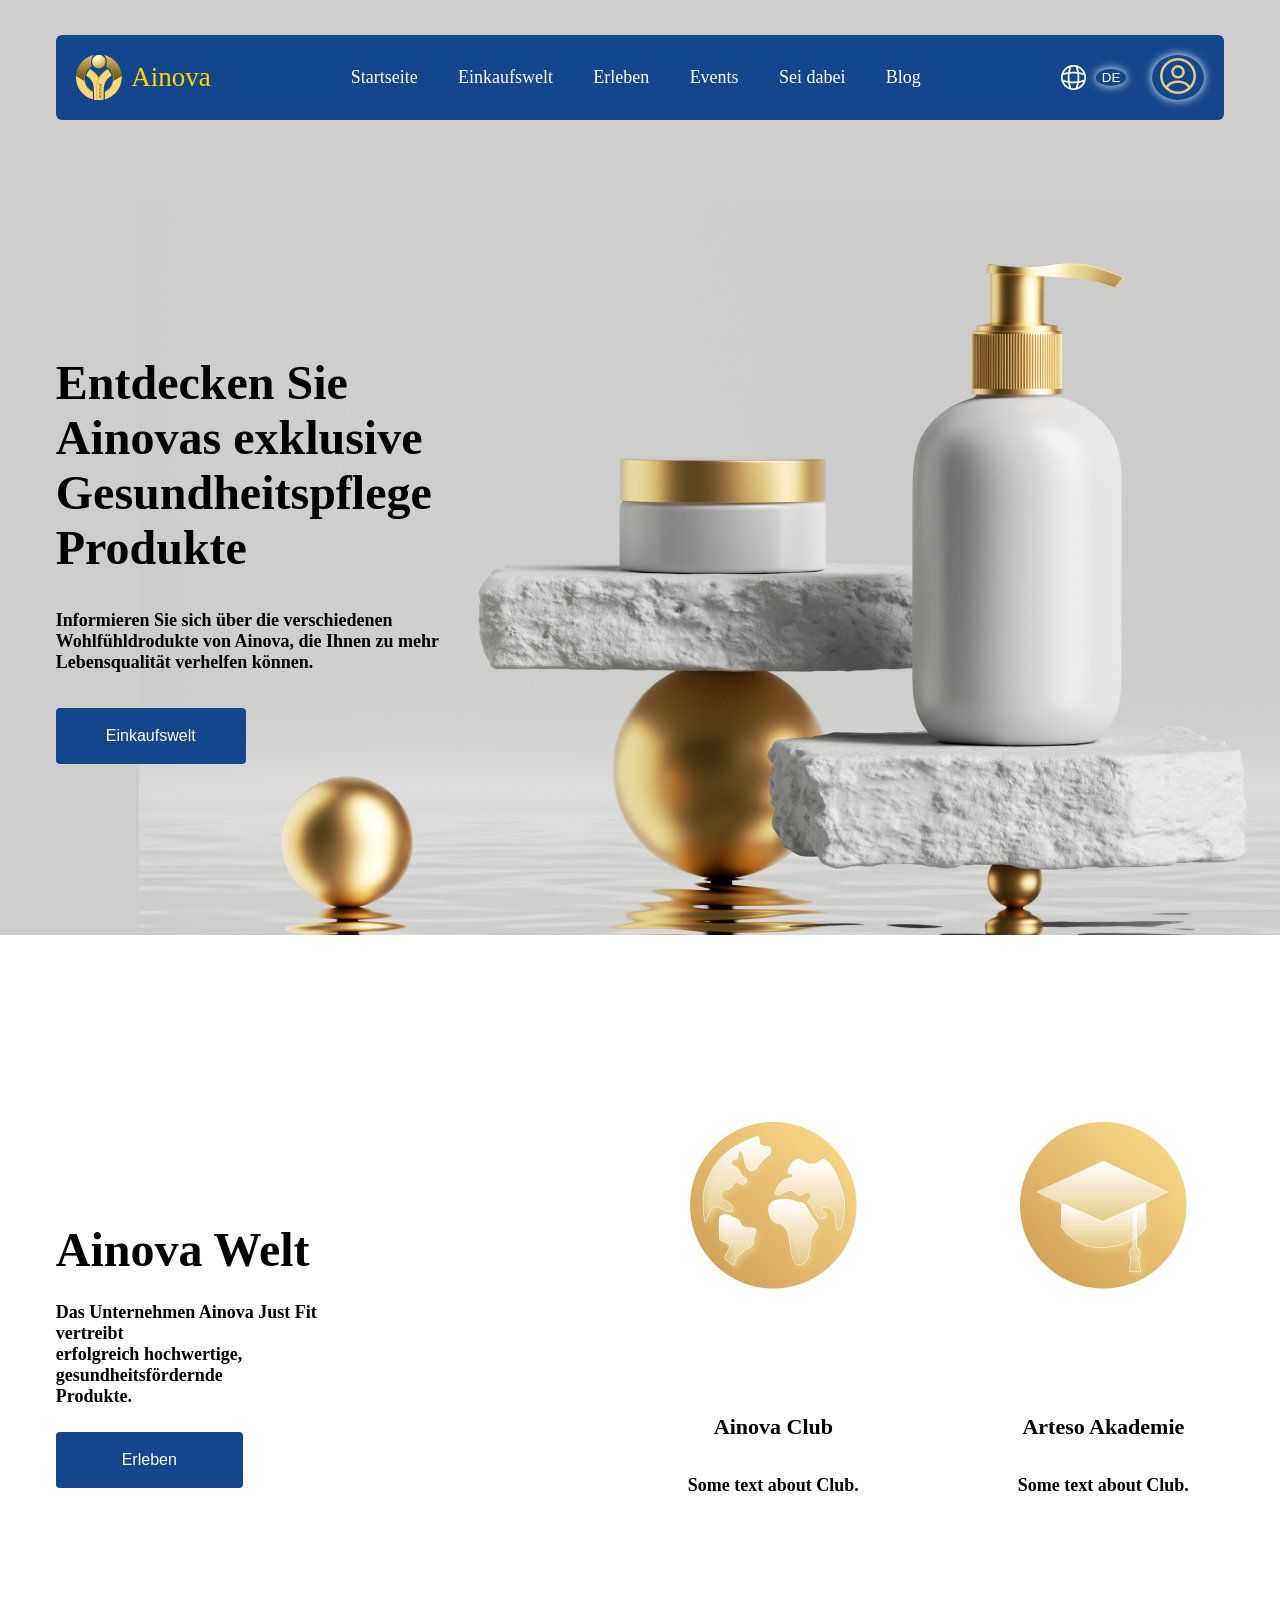
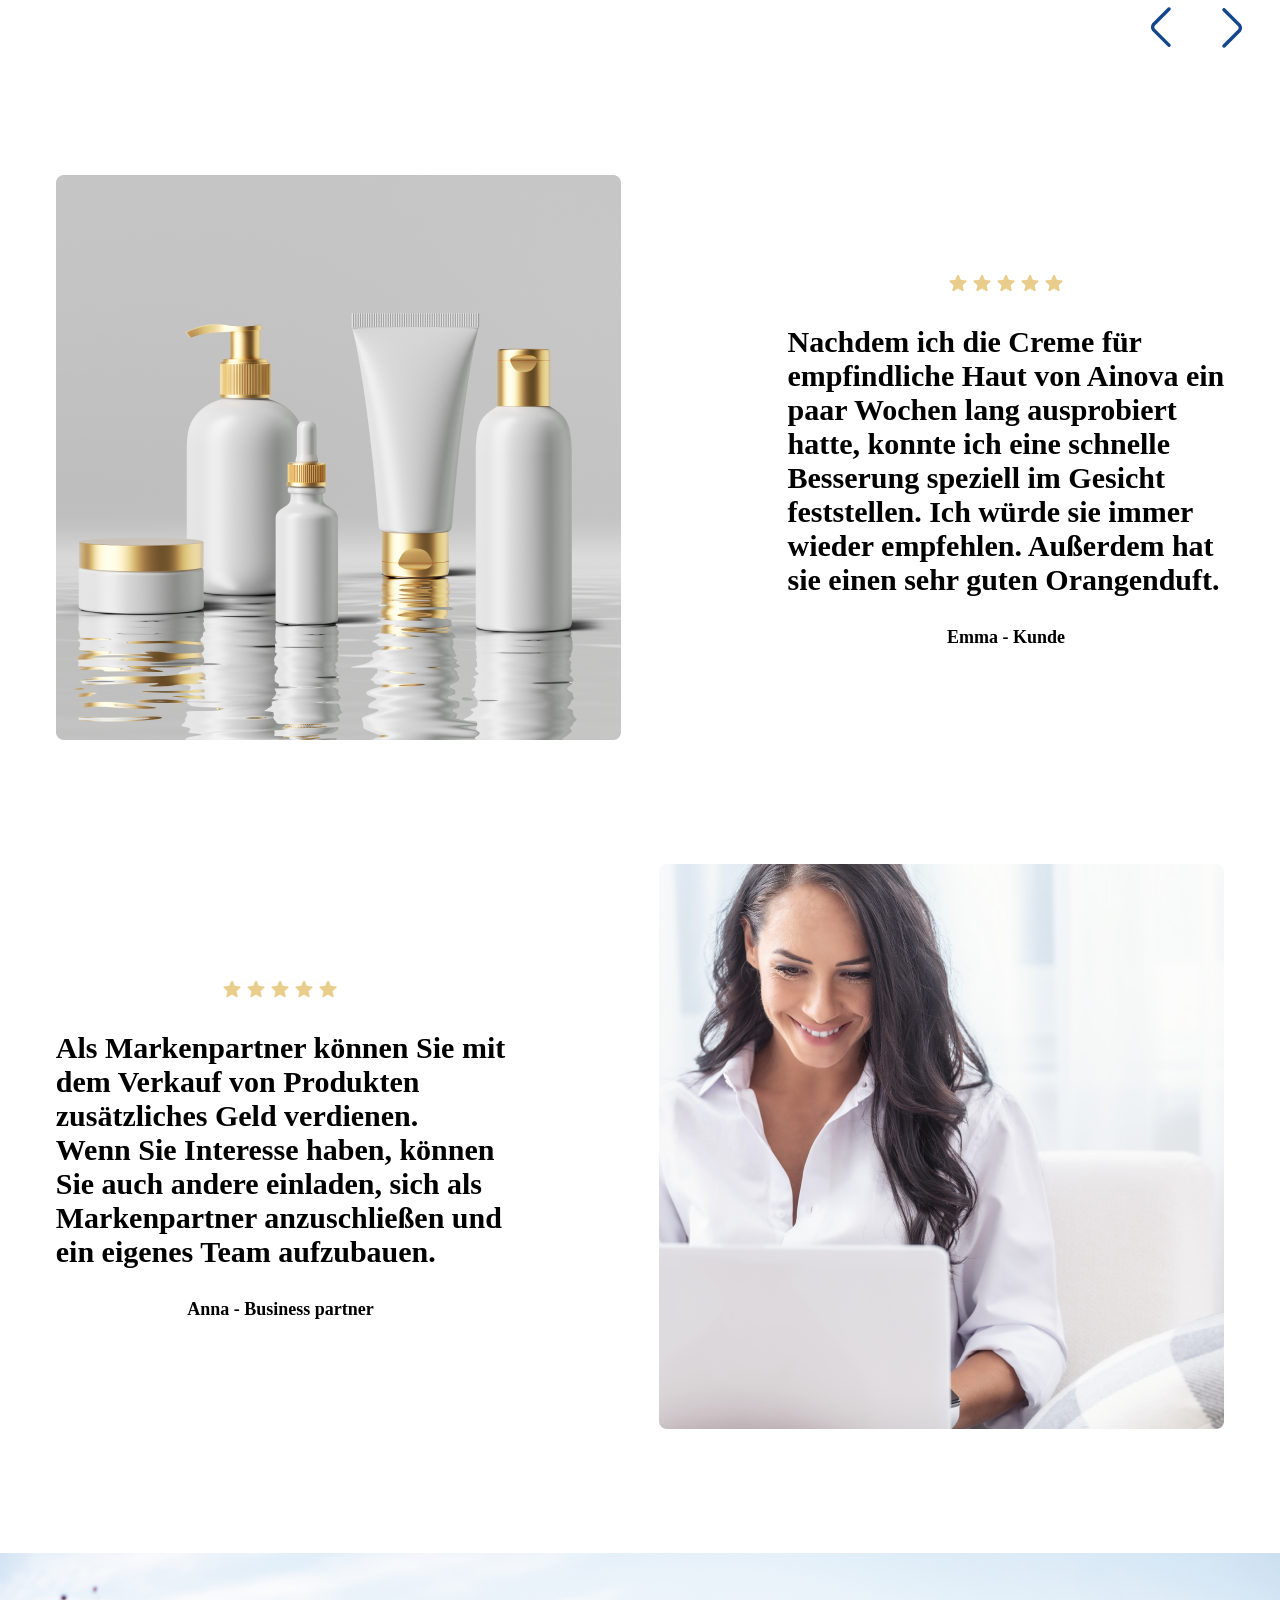
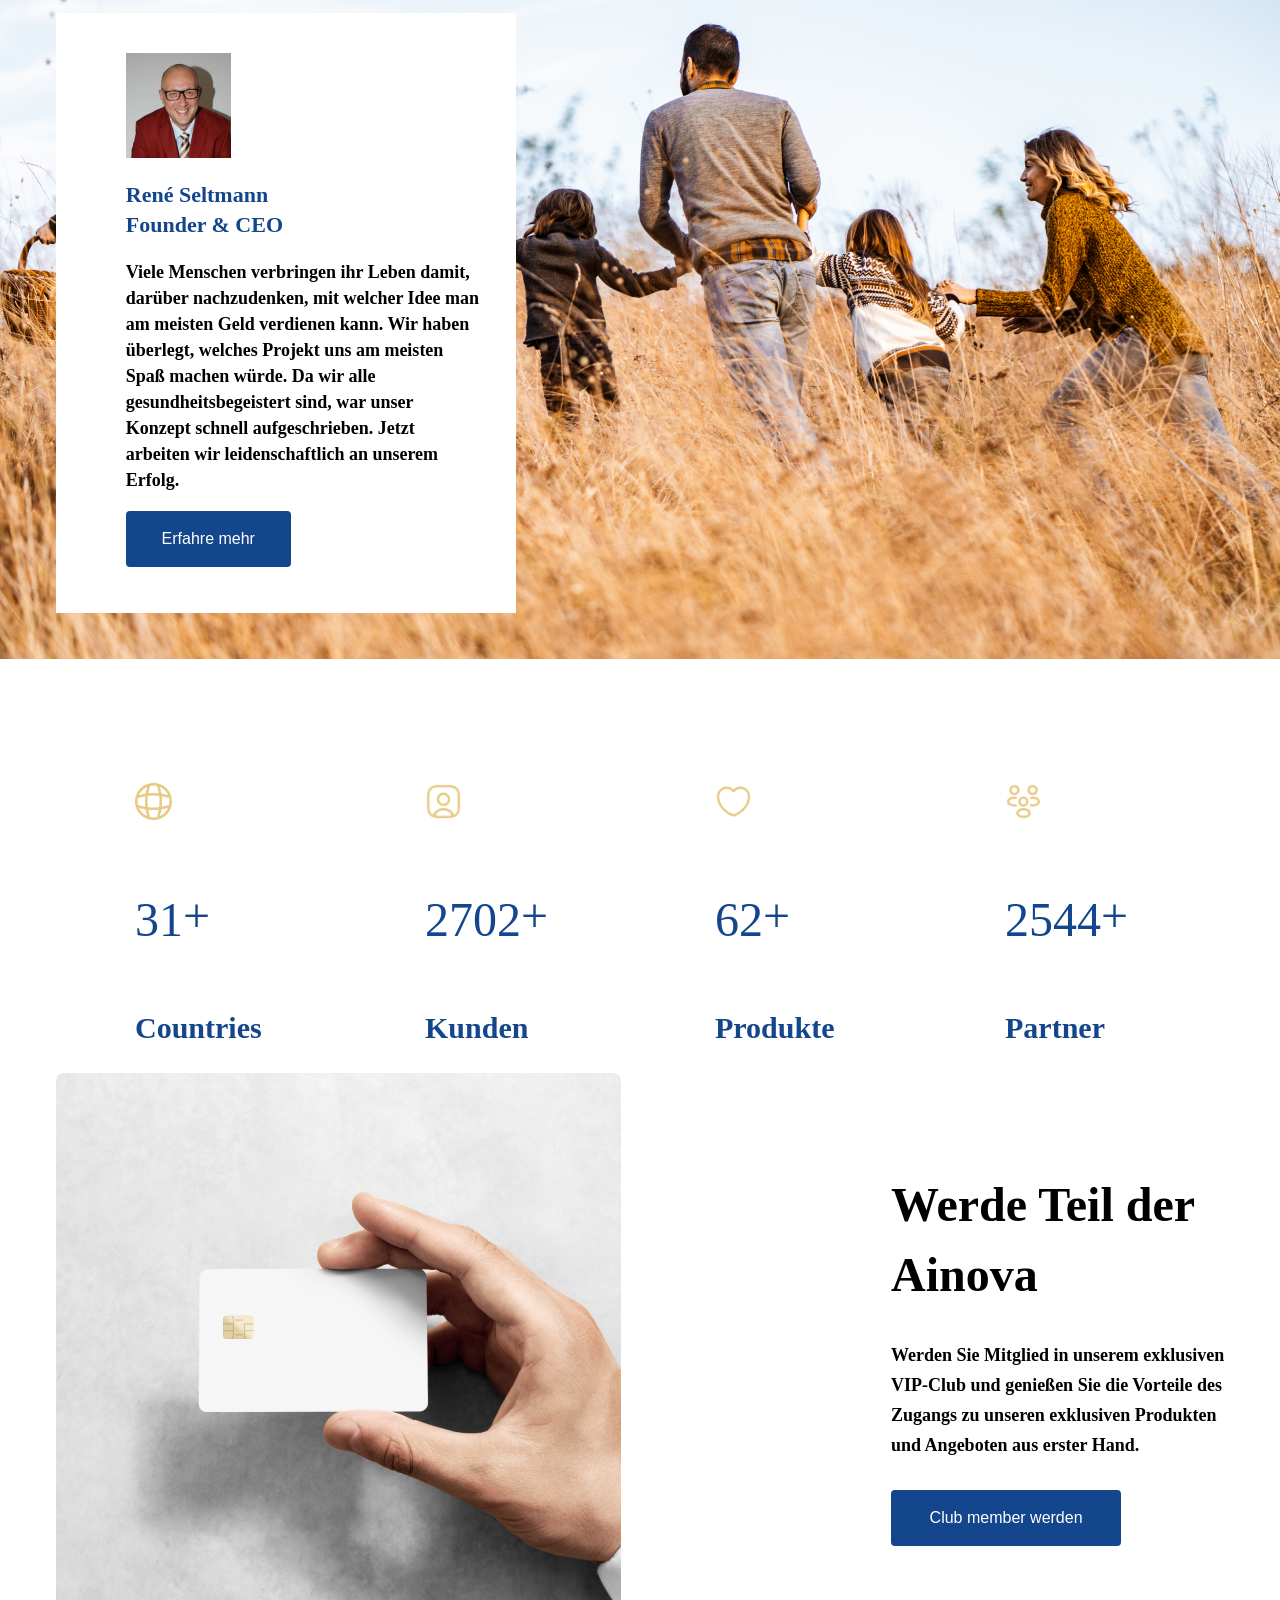
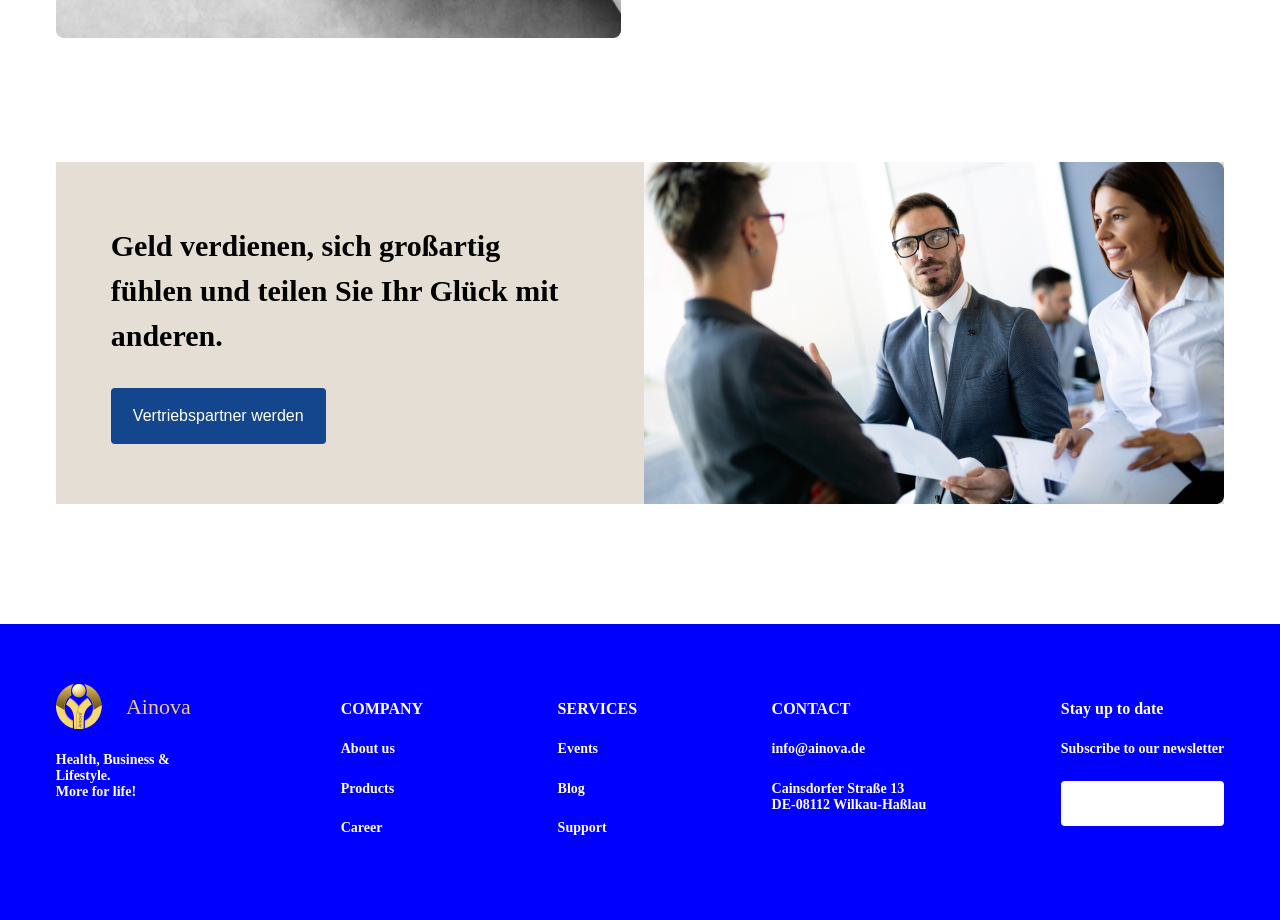
<file: ainovaCosmetic/home.html>
<!DOCTYPE html>
<html lang="en">

<head>
    <meta charset="UTF-8">
    <meta name="viewport" content="width=device-width, initial-scale=1.0">
    <title>Home</title>
    <link rel="stylesheet" href="./css/home.css">
</head>

<body>
    <div>
        <div class="header">
            <div class="header_nav">
                <div class="nav_logo">
                    <img src="./image/Ainova Logo 1.png" alt="">
                    <p><a href="./home.html">Ainova</a></p>
                </div>
                <div class="nav_menu">
                    <ol>
                        <li>Startseite</li>
                        <li>Einkaufswelt</li>
                        <li><a href="./discover.html">Erleben</a></li>
                        <li>Events</li>
                        <li class="popup_menu">Sei dabei</li>
                        <li>Blog</li>
                    </ol>
                </div>
                <div class="nav_user">
                    <div class="flex_sb">
                        <img src="./image/world.png" alt="choos leng">
                        <button>DE</button>
                    </div>
                    <div>
                        <button>
                            <img src="./image/profile-circle.png" alt="">
                        </button>
                    </div>
                </div>
            </div>
            <div class="fixed">
                <div class="popup_header">
                    <div class="popup_club">
                        <div class="popup_club_flex">
                            <img src="./image/popup_club.png" alt="popup_club">
                        </div>
                        <div class="popup_club_flex">
                            <h2>Erste schritt mit uns!</h2>
                            <button class="Become_a_club_member"><a
                                    href="./Become_a_club_member.html">Club-Mitgleid</a></button>
                        </div>
                    </div>
                    <div class="popup_partner">
                        <div class="popup_club_flex">
                            <img src="./image/popup_partner.png" alt="popup_partner">
                        </div>
                        <div class="popup_club_flex">
                            <h2>Teil von Unsere Welt werden!</h2>
                            <button class="link_to_partner"><a
                                href="./Become_a_partner.html">Partner</a></button>
                        </div>
                    </div>
                </div>
            </div>
            <div class="flex_sb">
                <div class="header_content">
                    <h2>
                        Entdecken Sie <br>
                        Ainovas exklusive <br>
                        Gesundheitspflege <br>
                        Produkte
                    </h2>
                    <h3>
                        Informieren Sie sich über die verschiedenen <br>
                        Wohlfühldrodukte von Ainova, die Ihnen zu mehr <br>
                        Lebensqualität verhelfen können.
                    </h3>
                    <button>Einkaufswelt</button>
                </div>
                <div class="bg_img"></div>
            </div>
        </div>
        <div class="content">
            <div class="content_1">
                <div class="column_25">
                    <h2>Ainova Welt</h2>
                    <h3>Das Unternehmen Ainova Just Fit vertreibt <br>
                        erfolgreich hochwertige, gesundheitsfördernde <br>
                        Produkte.
                    </h3>
                    <button>Erleben</button>
                </div>
                <div class="column_30">
                    <div class="absolute">
                        <div class="corusel">
                            <div class="corusel_cart">
                                <div class="cart_img">
                                    <img src="./image/icon button world.png" alt="world">
                                </div>
                                <div class="cart_text">
                                    <h2>Ainova Club</h2>
                                    <h3>Some text about Club.</h3>
                                </div>
                            </div>
                            <div class="corusel_cart">
                                <div class="cart_img">
                                    <img src="./image/icon button graduation.png" alt="graduation">
                                </div>
                                <div class="cart_text">
                                    <h2>Arteso Akademie</h2>
                                    <h3>Some text about Club.</h3>
                                </div>
                            </div>
                            <div class="corusel_cart">
                                <div class="cart_img">
                                    <img src="./image/icon button brillenpflege.png" alt="cosmetic">
                                </div>
                                <div class="cart_text">
                                    <h2>Arteso Akademie</h2>
                                    <h3>Some text about Club.</h3>
                                </div>
                            </div>
                            <div class="corusel_cart">
                                <div class="cart_img">
                                    <img src="./image/icon button schmuck.png" alt="schmuck">
                                </div>
                                <div class="cart_text">
                                    <h2>Arteso Akademie</h2>
                                    <h3>Some text about Club.</h3>
                                </div>
                            </div>
                        </div>

                    </div>
                    <div class="corusel_nav">
                        <button class="to_left"></button>
                        <button class="to_right"></button>
                    </div>
                </div>

            </div>
            <div class="content_2">
                <div class="content_2_img">
                    <img src="./image/Image (1).png" alt="content_2_img">
                </div>
                <div class="content_2_content">
                    <img src="./image/Stars.png" alt="stars">
                    <h2>Nachdem ich die Creme für <br>
                        empfindliche Haut von Ainova ein <br>
                        paar Wochen lang ausprobiert <br>
                        hatte, konnte ich eine schnelle <br>
                        Besserung speziell im Gesicht <br>
                        feststellen. Ich würde sie immer <br>
                        wieder empfehlen. Außerdem hat <br>
                        sie einen sehr guten Orangenduft.
                    </h2>
                    <h3>Emma - Kunde</h3>
                </div>
            </div>
            <div class="content_2 reverse">
                <div class="content_2_img">
                    <img src="./image/Image (2).png" alt="content_2_img">
                </div>
                <div class="content_2_content">
                    <img src="./image/Stars.png" alt="stars">
                    <h2>Als Markenpartner können Sie mit <br>
                        dem Verkauf von Produkten <br>
                        zusätzliches Geld verdienen. <br>
                        Wenn Sie Interesse haben, können<br>
                        Sie auch andere einladen, sich als <br>
                        Markenpartner anzuschließen und <br>
                        ein eigenes Team aufzubauen.
                    </h2>
                    <h3>Anna - Business partner</h3>
                </div>
            </div>
            <div class="content_3">
                <div>
                    <img src="./image/istockphoto-1347626927-1024x1024 1.png" alt="">
                </div>
                <div class="content_3_content">
                    <img src="./image/54799276_637274853361274_1474679679666356224_n 1.png" alt="">
                    <h2>
                        René Seltmann <br>
                        Founder & CEO
                    </h2>
                    <h3>
                        Viele Menschen verbringen ihr Leben damit, <br>
                        darüber nachzudenken, mit welcher Idee man <br>
                        am meisten Geld verdienen kann. Wir haben <br>
                        überlegt, welches Projekt uns am meisten <br>
                        Spaß machen würde. Da wir alle <br>
                        gesundheitsbegeistert sind, war unser <br>
                        Konzept schnell aufgeschrieben. Jetzt <br>
                        arbeiten wir leidenschaftlich an unserem <br>
                        Erfolg.
                    </h3>
                    <button>Erfahre mehr</button>
                </div>
            </div>
            <div class="counter">
                <div class="counter_content">
                    <img src="./image/world (1).png" alt="">
                    <div class="flex">
                        <div class="number number_31"></div>
                        <div>
                            <p>+</p>
                        </div>
                    </div>
                    <h2>Countries</h2>
                </div>
                <div class="counter_content">
                    <img src="./image/world (4).png" alt="">
                    <div class="flex">
                        <div class="number number_27"></div>
                        <div class="number number_02"></div>
                        <div>
                            <p>+</p>
                        </div>
                    </div>
                    <h2>Kunden</h2>
                </div>
                <div class="counter_content">
                    <img src="./image/world (3).png" alt="">
                    <div class="flex">
                        <div class="number number_62"></div>
                        <div>
                            <p>+</p>
                        </div>
                    </div>
                    <h2>Produkte</h2>
                </div>
                <div class="counter_content">
                    <img src="./image/world (2).png" alt="">
                    <div class="flex">
                        <div class="number number_25"></div>
                        <div class="number number_44"></div>
                        <div>
                            <p>+</p>
                        </div>
                    </div>
                    <h2>Partner</h2>
                </div>
            </div>
            <div class="content_2">
                <div class="content_2_img">
                    <img src="./image/Image (3).png" alt="content_2_img">
                </div>
                <div class="content_4_content ">
                    <h2>
                        Werde Teil der <br>
                        Ainova
                    </h2>
                    <h3>
                        Werden Sie Mitglied in unserem exklusiven <br>
                        VIP-Club und genießen Sie die Vorteile des <br>
                        Zugangs zu unseren exklusiven Produkten <br>
                        und Angeboten aus erster Hand.
                    </h3>
                    <button class="Become_a_club_member"><a href="./Become_a_club_member.html">Club member
                            werden</a></button>
                </div>
            </div>
            <div class="content_5">
                <div>
                    <h2>
                        Geld verdienen, sich großartig <br>
                        fühlen und teilen Sie Ihr Glück mit <br>
                        anderen.
                    </h2>
                    <button class="link_to_partner"><a
                        href="./Become_a_partner.html">Vertriebspartner werden</a></button>
                </div>
                <img src="./image/Rectangle 11.png" alt="">
            </div>
        </div>
        <div class="footer">
            <div class="footer_logo">
                <div class="nav_logo">
                    <img src="./image/Ainova Logo 1.png" alt="">
                    <p>Ainova</p>
                </div>
                <h5>
                    Health, Business & Lifestyle. <br>
                    More for life!
                </h5>
            </div>
            <div class="flex_sb flex_sa">
                <div class="footer_company">
                    <ul>
                        <li>
                            <h2>COMPANY</h2>
                        </li>
                        <li>
                            <h5>
                                About us
                            </h5>
                        </li>
                        <li>
                            <h5>
                                Products
                            </h5>
                        </li>
                        <li>
                            <h5>
                                Career
                            </h5>
                        </li>
                    </ul>
                </div>
                <div class="footer_services">
                    <ul>
                        <li>
                            <h2>SERVICES</h2>
                        </li>
                        <li>
                            <h5>
                                Events
                            </h5>
                        </li>
                        <li>
                            <h5>
                                Blog
                            </h5>
                        </li>
                        <li>
                            <h5>
                                Support
                            </h5>
                        </li>
                    </ul>
                </div>
                <div class="footer_contact">
                    <ul>
                        <li>
                            <h2>CONTACT</h2>
                        </li>
                        <li>
                            <h5>
                                info@ainova.de
                            </h5>
                        </li>
                        <li>
                            <h5>
                                Cainsdorfer Straße 13 <br>
                                DE-08112 Wilkau-Haßlau
                            </h5>
                        </li>
                    </ul>
                </div>
                <div class="footer_stay_up">
                    <ul>
                        <li>
                            <h2>Stay up to date</h2>
                        </li>
                        <li>
                            <h5>
                                Subscribe to our newsletter
                            </h5>
                        </li>
                        <li>
                            <form action=""></form>
                        </li>
                    </ul>
                </div>
            </div>
        </div>
    </div>
</body>

<script src="./js/home.js"></script>

</html>
</file>
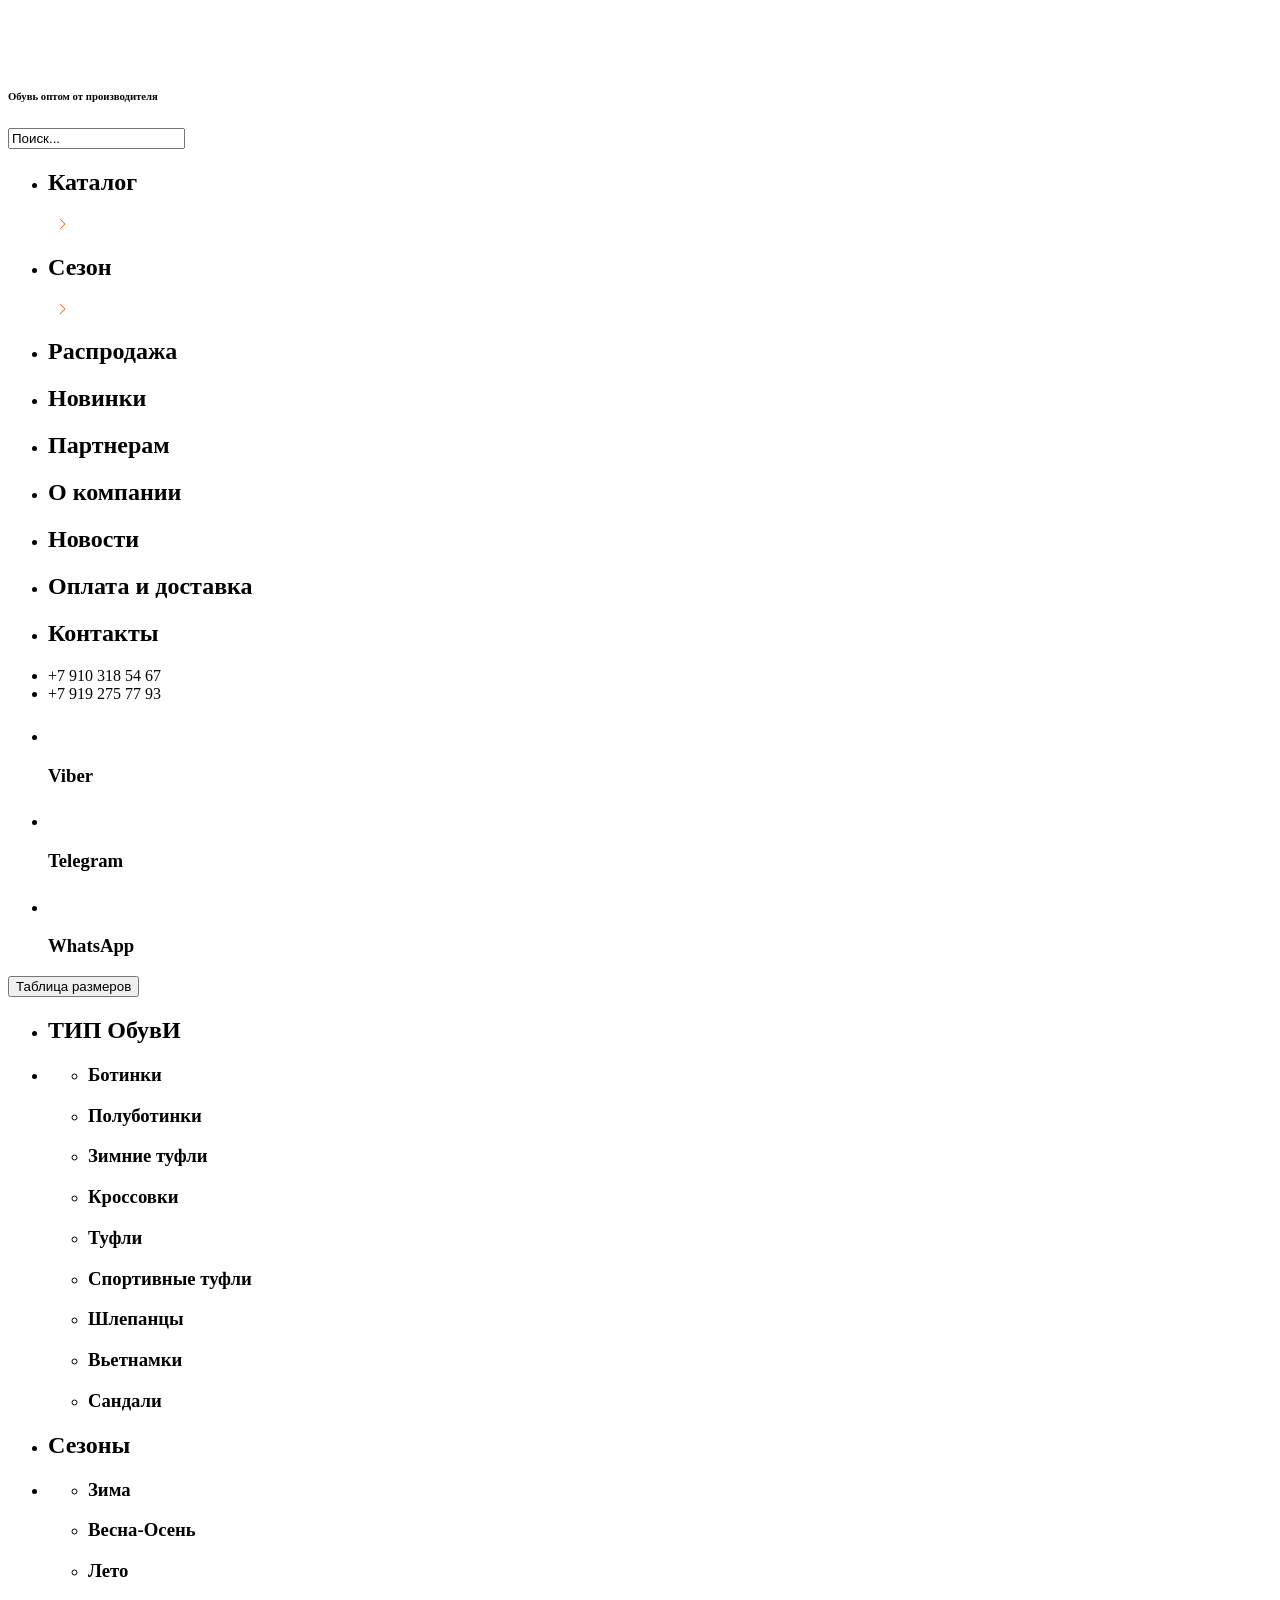
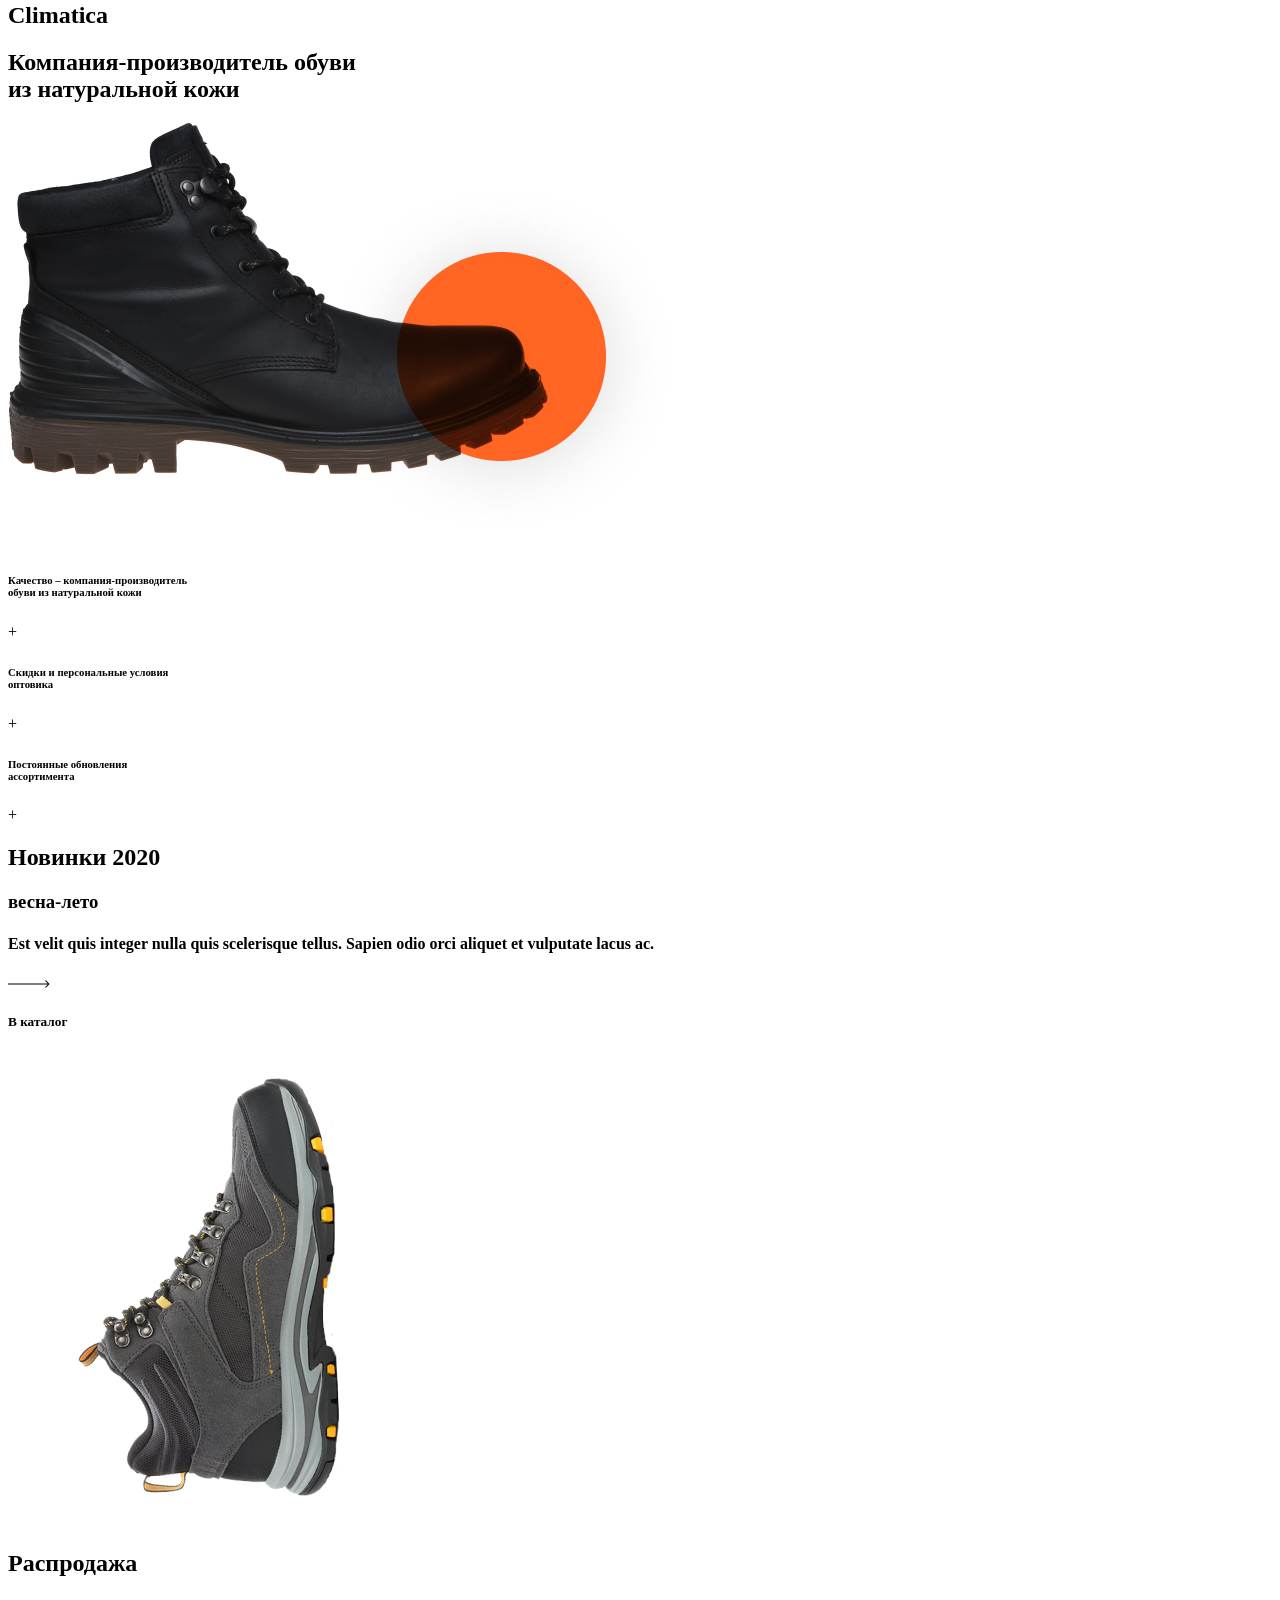
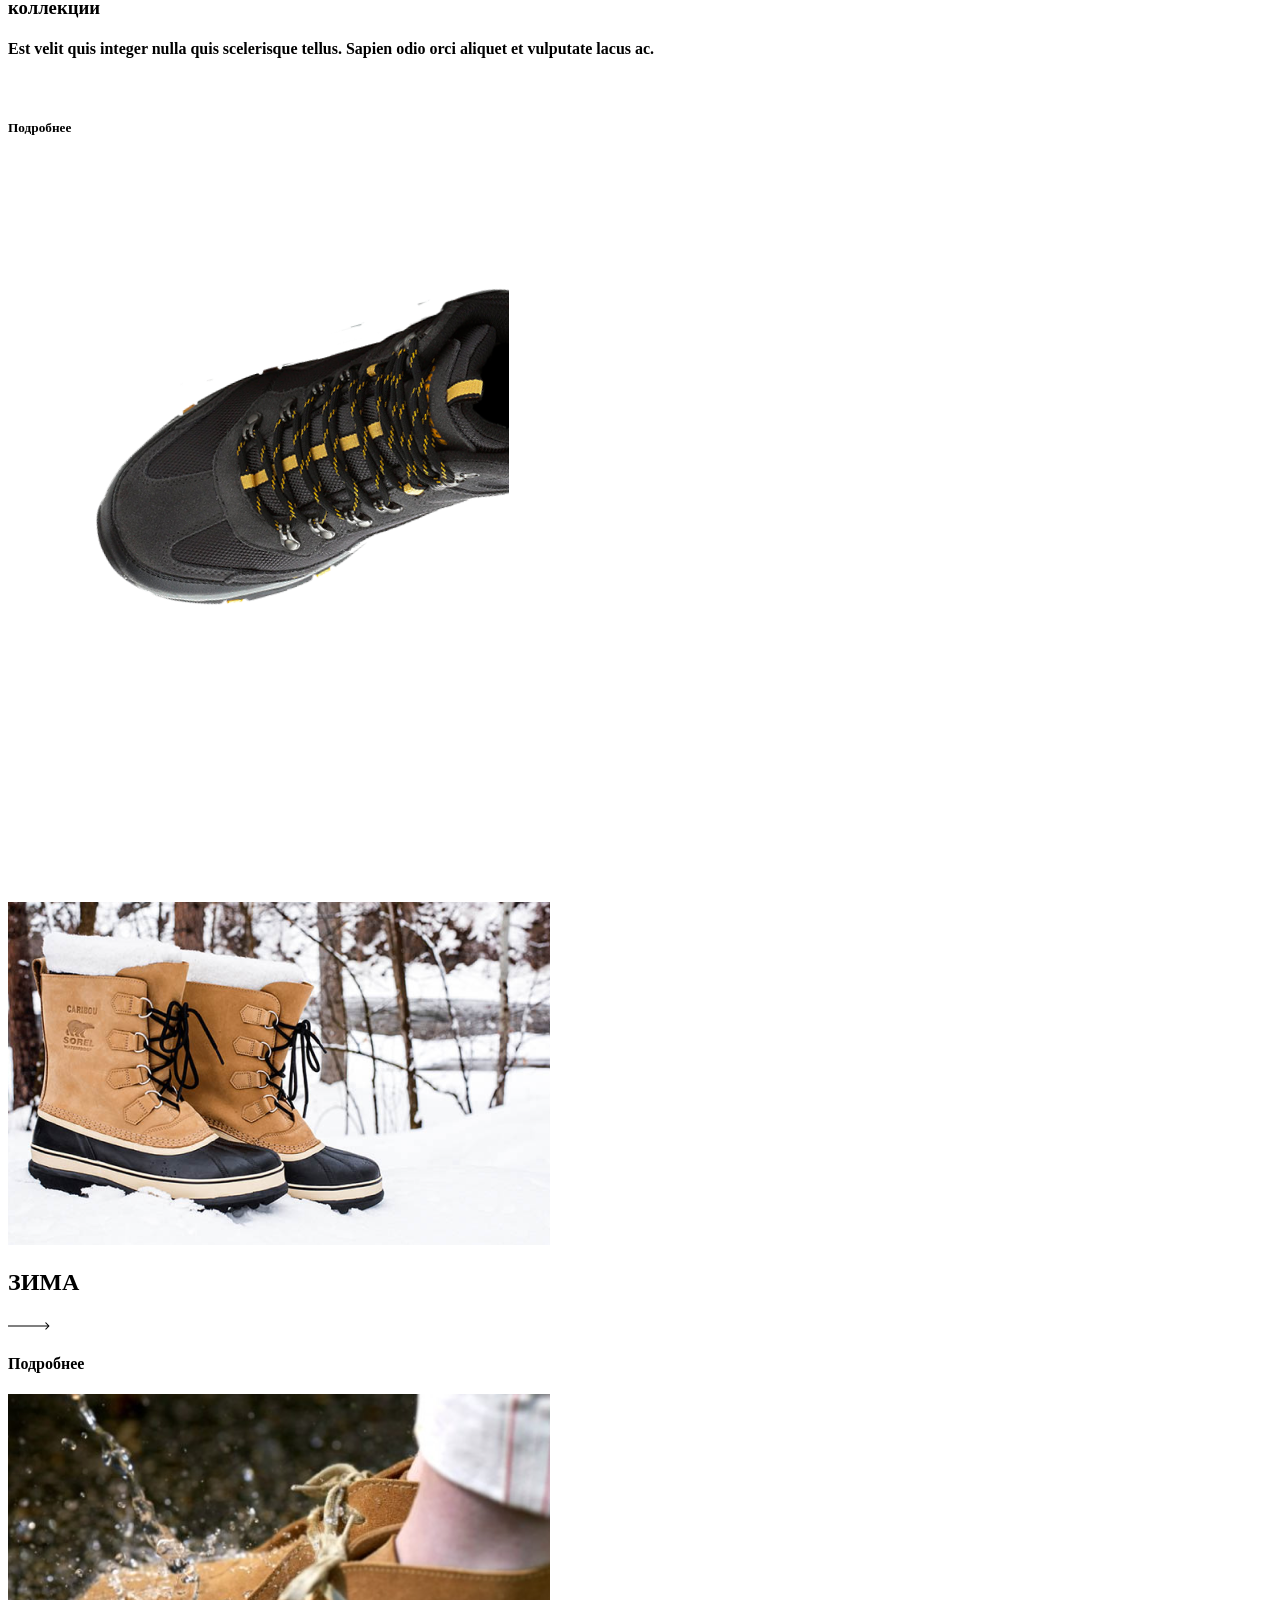
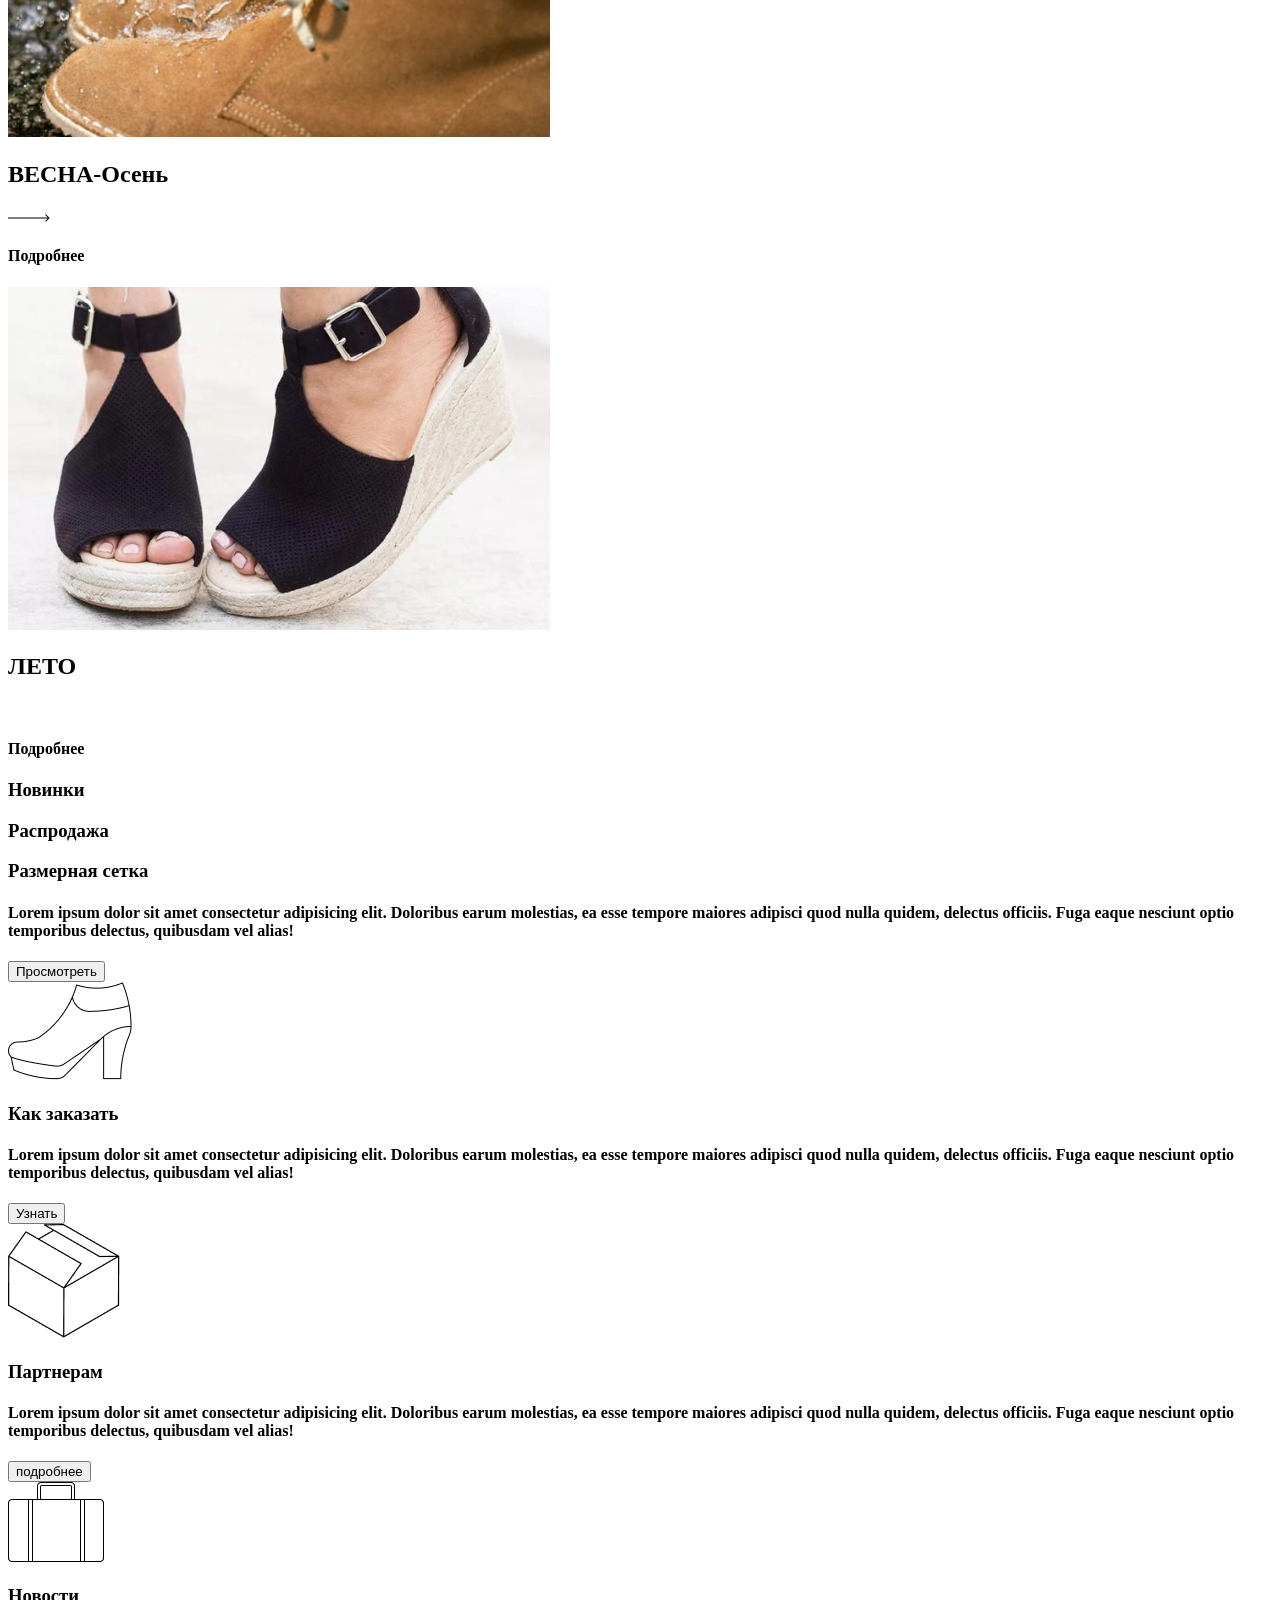
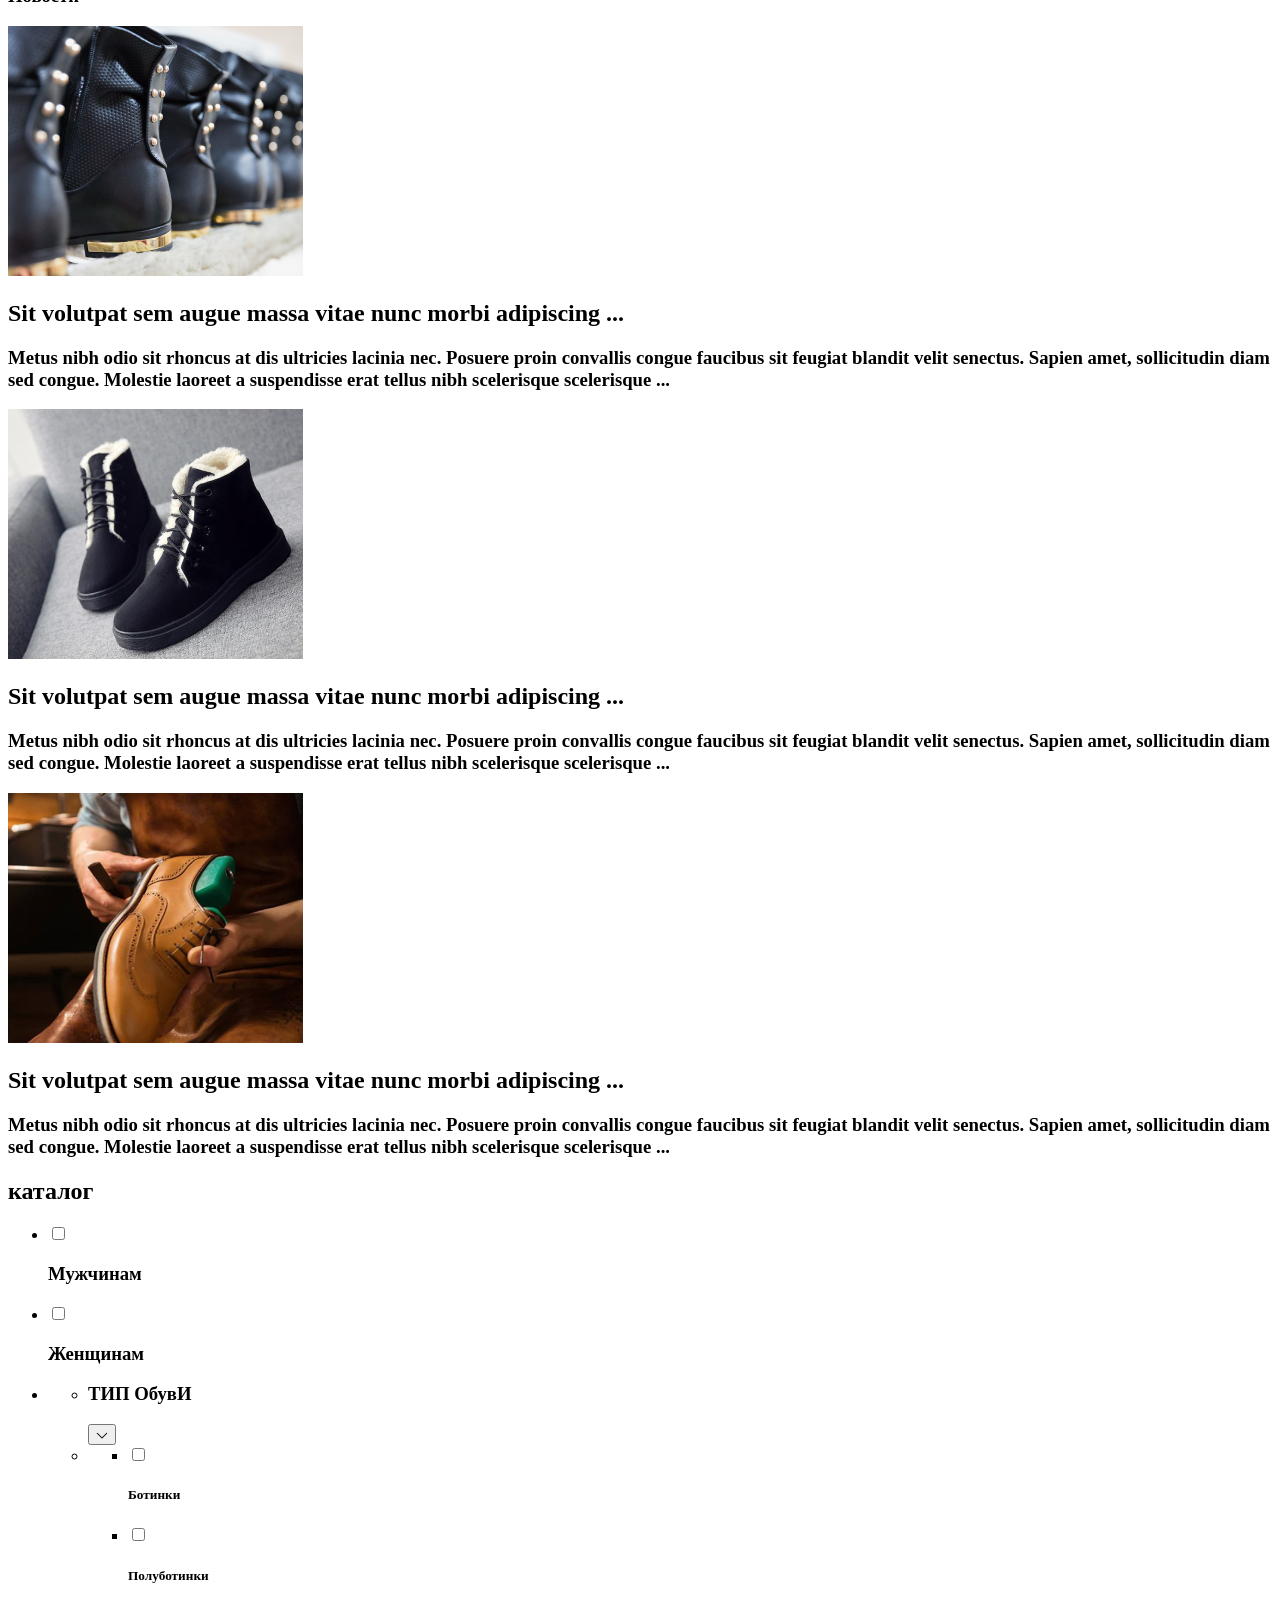
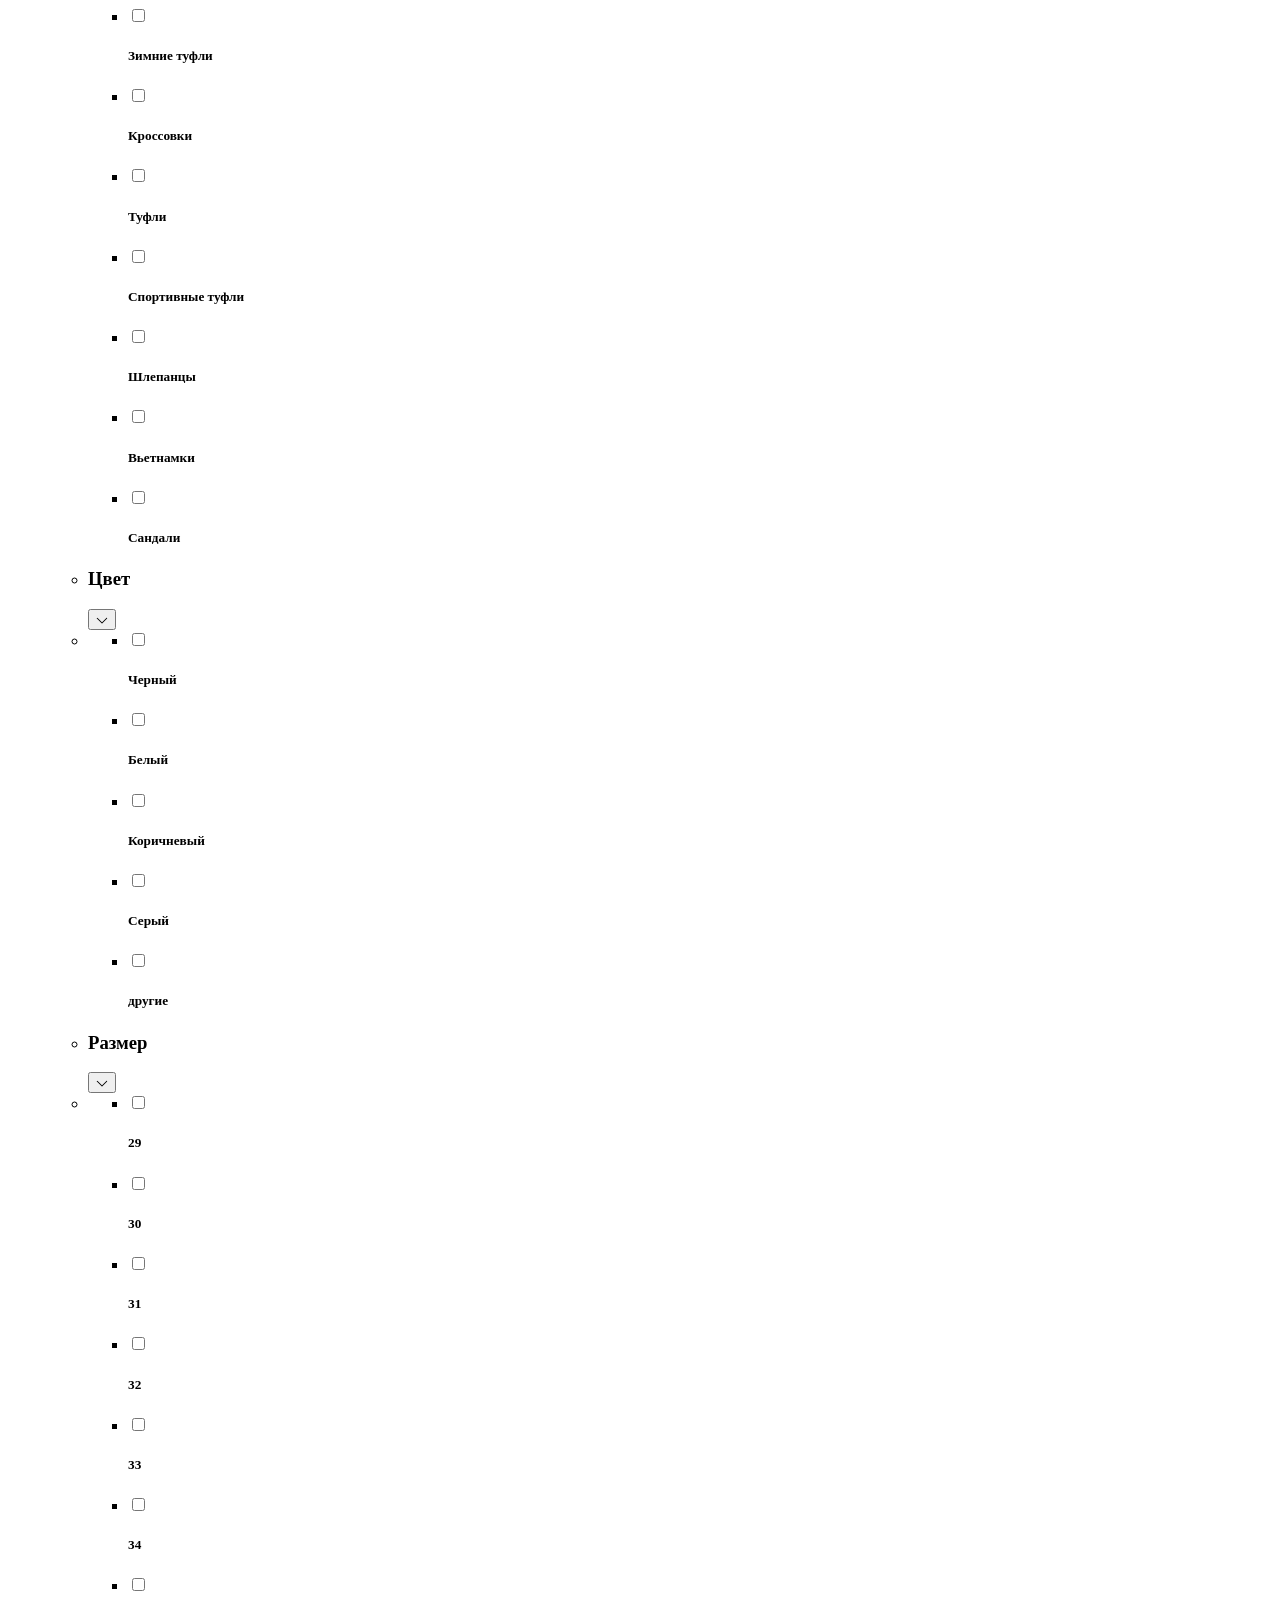
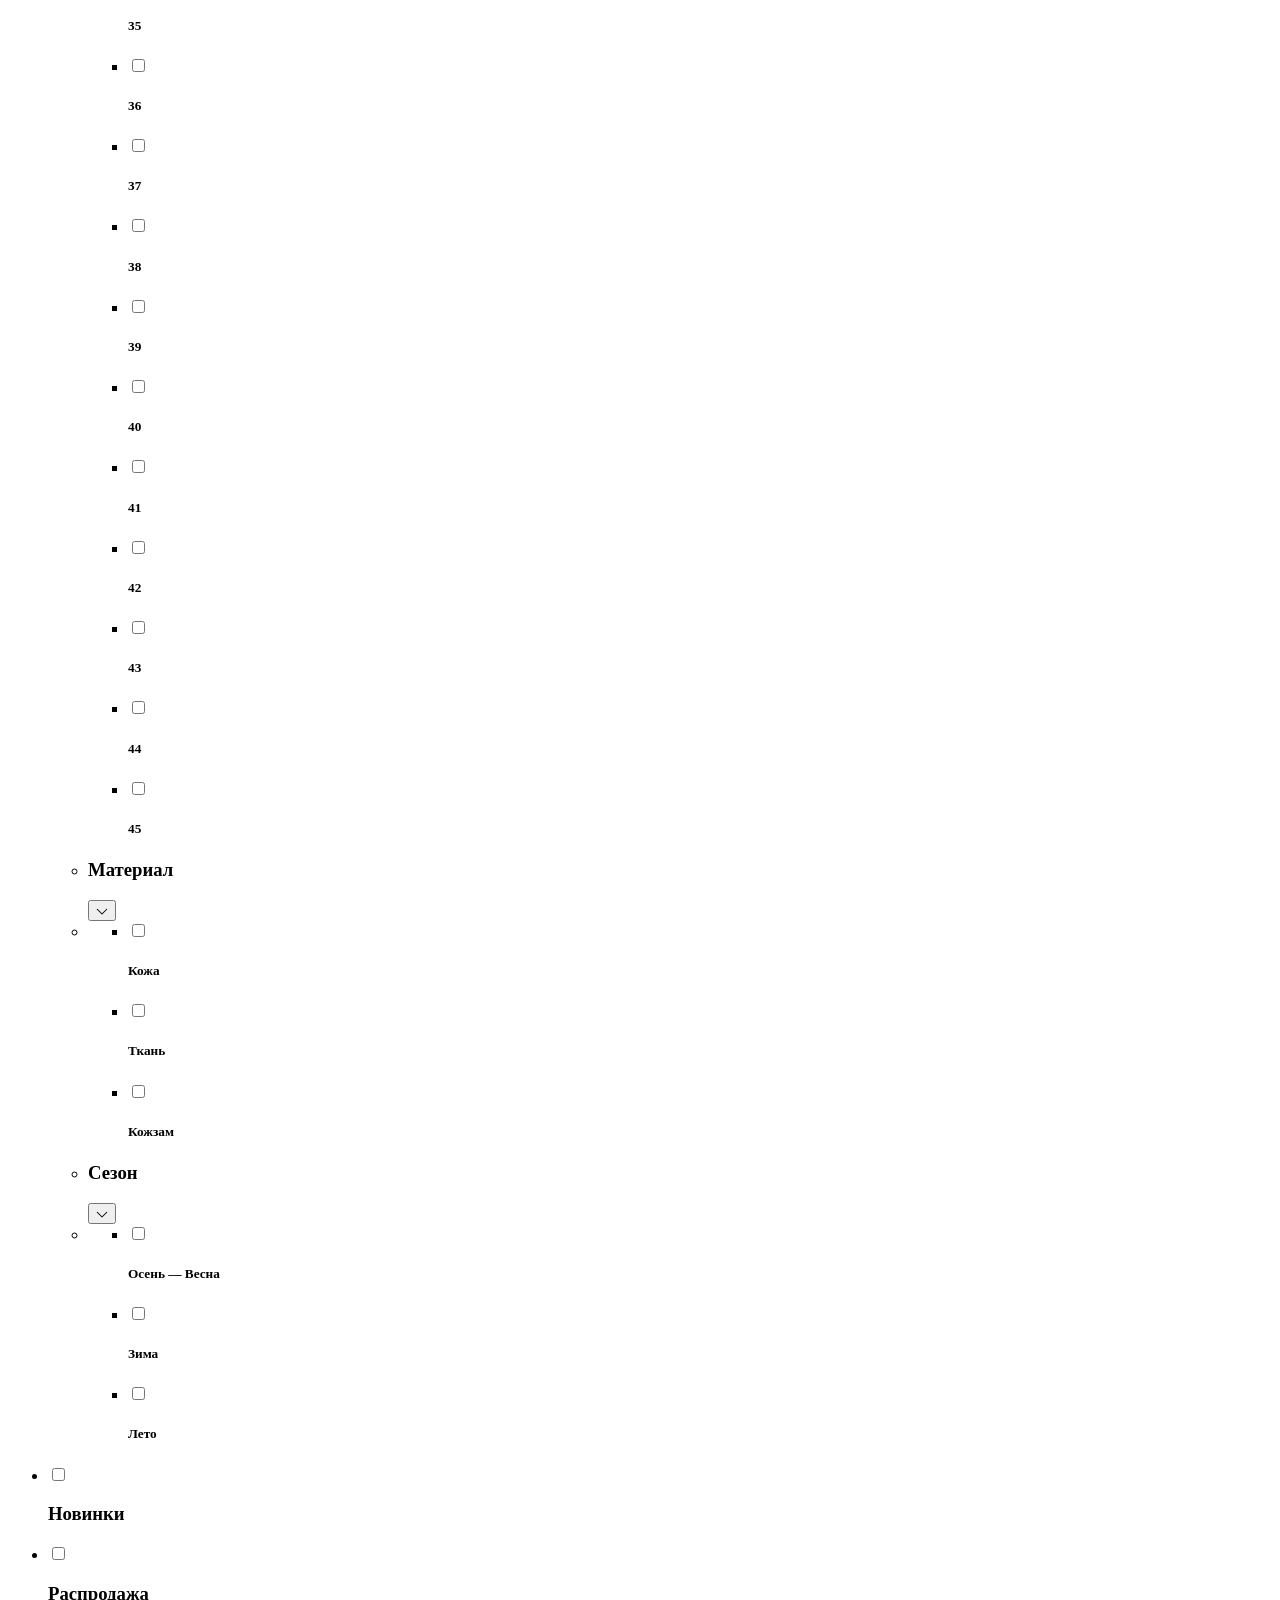
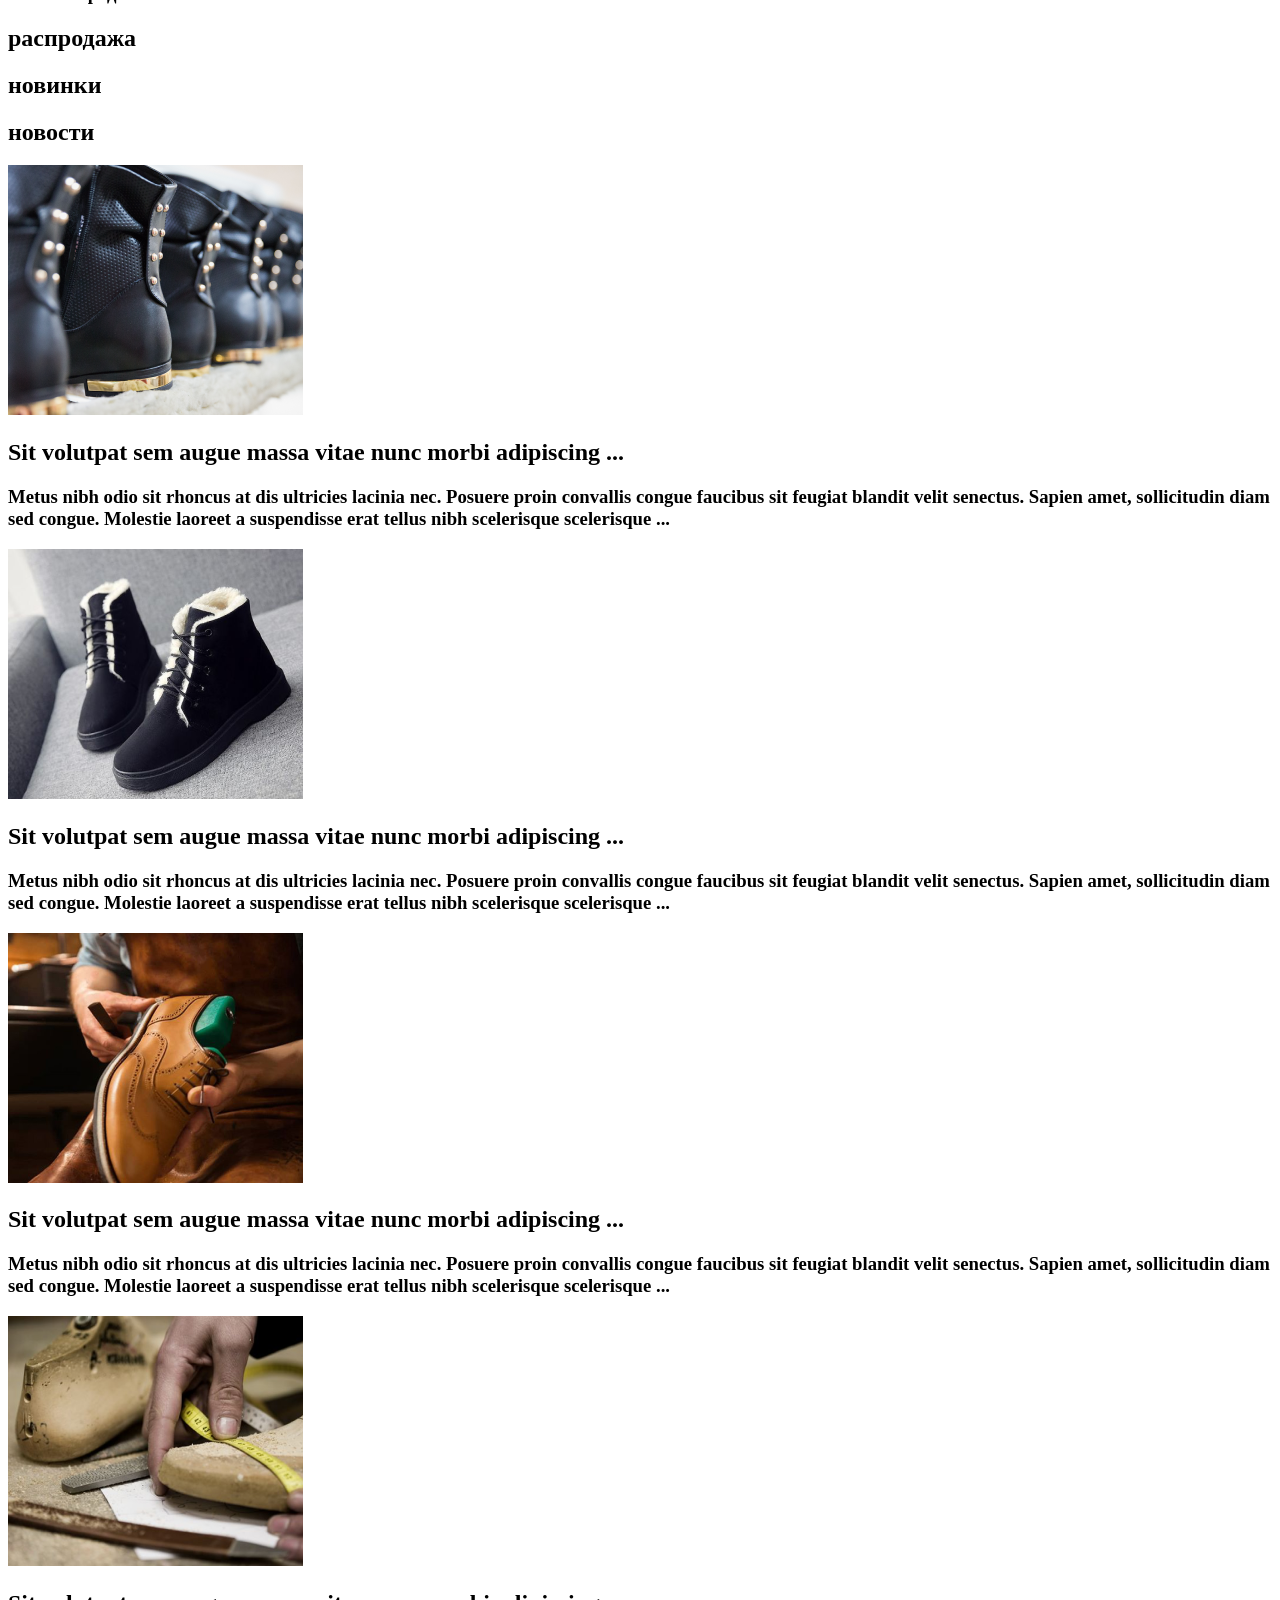
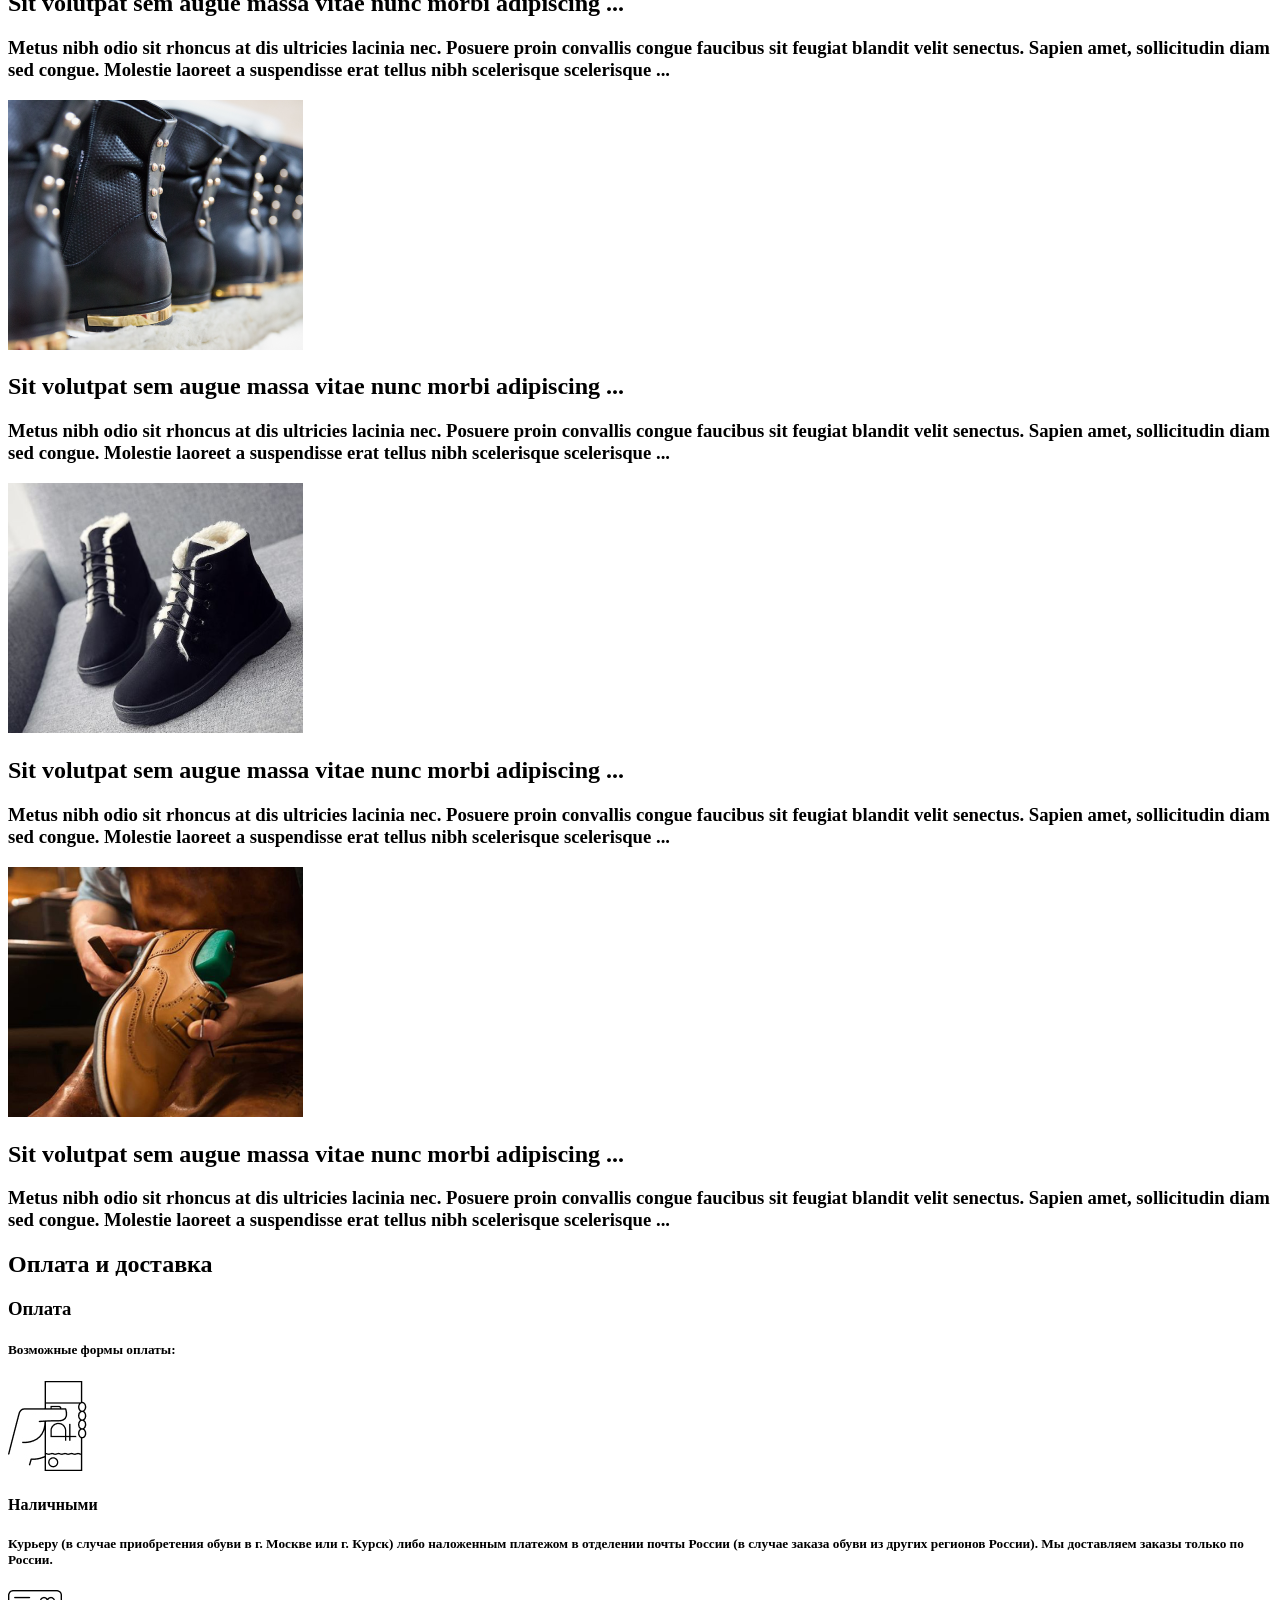
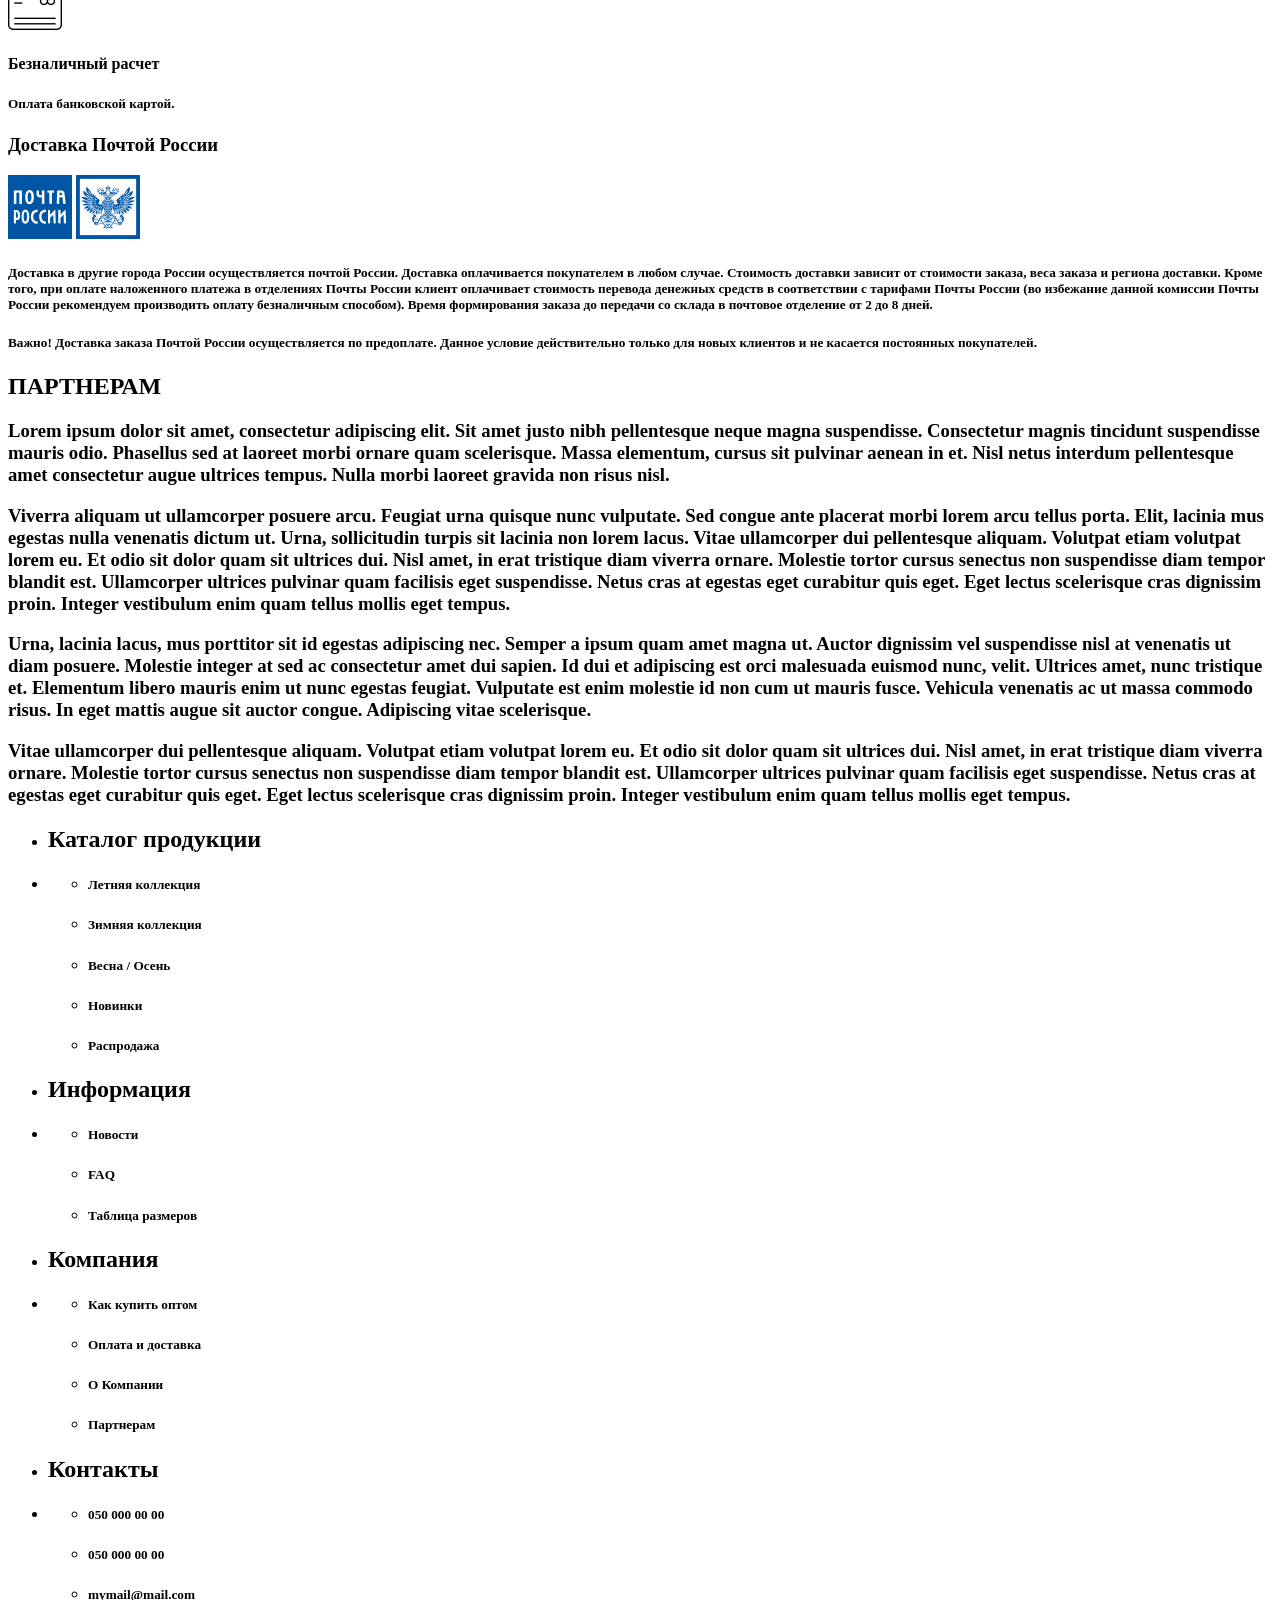
<file: climatica/climatica.html>
<!DOCTYPE html>
<html lang="en">

<head>
    <meta charset="UTF-8">
    <meta name="viewport" content="width=device-width, initial-scale=1.0">
    <title>Climatica</title>
    <link rel="stylesheet" href="./climatica.css">
</head>

<body>
    <div class="climatica">
        <div class="header">
            <div class="flex_col_center">
                <div id="Home_page" class="logo">
                    <img src="./images/Header_img/Climatica_logo.png" alt="Climatica_logo">
                    <h6>Обувь оптом от производителя</h6>
                </div>
                <div class="search">
                    <input name="search" id="search_input" value="Поиск...">
                    <img class="cur_point" id="search_button" src="./images/Header_img/Search.png" alt="search">
                </div>
                <div class="nav">
                    <ul>
                        <li>
                            <div class="flex_sb">
                                <h2 id="On_click_catalog">Каталог</h2>
                                <div id="Catalog_page" class="pos_rel_right8">
                                    <img src="./images/Header_img/List_menu.png" alt="open_menu">
                                    <img class="catalog_img active_img display_none" src="./images/active_link.png"
                                        alt="active_link">
                                </div>
                            </div>
                        </li>
                        <li id="On_click_seazon">
                            <div class="flex_sb">
                                <h2>Сезон</h2>
                                <div class="pos_rel_right8">
                                    <img src="./images/Header_img/List_menu.png" alt="open_menu">
                                    <img class="season_img active_img display_none" src="./images/active_link.png"
                                        alt="active_link">
                                </div>
                            </div>
                        </li>
                        <li id="Sales">
                            <h2>Распродажа</h2>
                        </li>
                        <li id="New_product">
                            <h2>Новинки</h2>
                        </li>
                        <li id="Partners_page">
                            <h2>Партнерам</h2>
                        </li>
                        <li id="About_page">
                            <h2>О компании</h2>
                        </li>
                        <li id="News_page">
                            <h2>Новости</h2>
                        </li>
                        <li id="Payment_page">
                            <h2>Оплата и доставка</h2>
                        </li>
                        <li id="Contacts_page">
                            <h2>Контакты</h2>
                        </li>
                    </ul>
                </div>
                <div class="contakts">
                    <div class="phones">
                        <ul>
                            <li>+7 910 318 54 67</li>
                            <li>+7 919 275 77 93</li>
                        </ul>
                    </div>
                    <div class="messengers">
                        <ul>
                            <li>
                                <img src="./images/Header_img/Viber.png" alt="Viber">
                                <h3>Viber</h3>
                            </li>
                            <li>
                                <img src="./images/Header_img/Telegram.png" alt="Telegram">
                                <h3>Telegram</h3>
                            </li>
                            <li>
                                <img src="./images/Header_img/WhatsApp.png" alt="WhatsApp">
                                <h3>WhatsApp</h3>
                            </li>
                        </ul>
                    </div>
                </div>
                <button id="Cize_table_button" class="cize_table_button">Таблица размеров</button>
            </div>
        </div>
        <div class="flex_col_sb">
            <div class="content">
                <div class="pos_rel">
                    <div id="Open_menu_catalog" class="on_display not_on_display">
                        <ul class="gap_30">
                            <li>
                                <h2>ТИП ОбувИ</h2>
                            </li>
                            <li>
                                <ul class="flex_col_sb gap_20">
                                    <li>
                                        <h3>Ботинки</h3>
                                    </li>
                                    <li>
                                        <h3>Полуботинки</h3>
                                    </li>
                                    <li>
                                        <h3>Зимние туфли</h3>
                                    </li>
                                    <li>
                                        <h3>Кроссовки</h3>
                                    </li>
                                    <li>
                                        <h3>Туфли</h3>
                                    </li>
                                    <li>
                                        <h3>Спортивные туфли</h3>
                                    </li>
                                    <li>
                                        <h3>Шлепанцы</h3>
                                    </li>
                                    <li>
                                        <h3>Вьетнамки</h3>
                                    </li>
                                    <li>
                                        <h3>Сандали</h3>
                                    </li>
                                </ul>
                            </li>
                        </ul>
                    </div>
                    <div id="Open_menu_seazon" class="on_display not_on_display">
                        <ul class="gap_30">
                            <li>
                                <h2>Сезоны</h2>
                            </li>
                            <li>
                                <ul class="flex_col_sb gap_20">
                                    <li>
                                        <h3>Зима</h3>
                                    </li>
                                    <li>
                                        <h3>Весна-Осень</h3>
                                    </li>
                                    <li>
                                        <h3>Лето</h3>
                                    </li>
                                </ul>
                            </li>
                        </ul>
                    </div>
                    <div id="Home" class="pos_init active_page">
                        <section class="info_section_top">
                            <div class="top_info_section_1">
                                <div class="cimatica_info_section">
                                    <h1>Climatica</h1>
                                    <h2>Компания-производитель обуви <br>
                                        из натуральной кожи</h2>
                                    <div>
                                        <img src="./images/home_top_info/climatica_img.jpg" alt="">
                                        <div class="pos_rel_t1">
                                            <h6>Качество – компания-производитель <br>
                                                обуви из натуральной кожи</h6>
                                            <div>
                                                <div class="ellipse ellipse_1">+</div>
                                                <span class="home_span span_1"></span>
                                                <span class="home_span span_2"></span>
                                            </div>
                                        </div>
                                        <div class="pos_rel_t2">
                                            <h6>Скидки и персональные условия <br>
                                                оптовика</h6>
                                            <div>
                                                <div class="ellipse ellipse_2">+</div>
                                                <span class="home_span span_3"></span>
                                            </div>
                                        </div>
                                        <div class="pos_rel_t3">
                                            <h6>Постоянные обновления <br>
                                                ассортимента</h6>
                                            <div>
                                                <div class="ellipse ellipse_3">+</div>
                                                <span class="home_span span_4"></span>
                                            </div>
                                        </div>
                                    </div>
                                </div>
                                <div class="right_info_section">
                                    <div class="bg_info_section t_c_wh flex">
                                        <div class="mar_60_90">
                                            <div class="row_15">
                                                <h2>Новинки 2020</h2>
                                                <h3>весна-лето</h3>
                                                <h4>Est velit quis integer nulla quis scelerisque tellus. Sapien odio
                                                    orci aliquet et vulputate lacus ac.</h4>
                                            </div>
                                            <div id="New_button" class="info_section_button">
                                                <img src="./images/home_top_info/dark_span.svg" alt="">
                                                <h5>В каталог</h5>
                                            </div>
                                        </div>
                                        <div class="pos_rel">
                                            <div class="bg_ellipce"></div>
                                            <img class="info_img_boots" src="./images/home_top_info/new_img.png" alt="">
                                        </div>
                                    </div>
                                    <div class="bg_info_section t_c_bl flex">
                                        <div class="mar_60_90">
                                            <div class="row_15">
                                                <h2>Распродажа</h2>
                                                <h3>коллекции</h3>
                                                <h4>Est velit quis integer nulla quis scelerisque tellus. Sapien odio
                                                    orci aliquet et vulputate lacus ac.</h4>
                                            </div>
                                            <div id="Sale_button" class="info_section_button bg_black">
                                                <img src="./images/home_top_info/white_span.png" alt="">
                                                <h5>Подробнее</h5>
                                            </div>
                                        </div>
                                        <div class="pos_rel">
                                            <img class="info_img_boots_1" src="./images/home_top_info/sales_img.png"
                                                alt="">
                                        </div>
                                    </div>
                                </div>
                            </div>
                            <div class="top_info_section_2">
                                <div class="wid_33">
                                    <div>
                                        <img src="./images/home_top_info/winter_img.png" alt="">
                                        <h2>ЗИМА</h2>
                                    </div>
                                    <div class="button_info_section_2">
                                        <img src="./images/home_top_info/dark_span.svg" alt="">
                                        <h4>Подробнее</h4>
                                    </div>
                                </div>
                                <div class="wid_33">
                                    <div>
                                        <img src="./images/home_top_info/spring_img.png" alt="">
                                        <h2 class="white">ВЕСНА-Осень</h2>
                                    </div>
                                    <div class="button_info_section_2">
                                        <img src="./images/home_top_info/dark_span.svg" alt="">
                                        <h4>Подробнее</h4>
                                    </div>
                                </div>
                                <div class="wid_33">
                                    <div class="bgc_black">
                                        <img src="./images/home_top_info/summer_img.png" alt="">
                                        <h2>ЛЕТО</h2>
                                    </div>
                                    <div class="button_info_section_2 white_button">
                                        <img src="./images/home_top_info/white_span.png" alt="">
                                        <h4>Подробнее</h4>
                                    </div>
                                </div>
                            </div>
                        </section>
                        <section class="product_section">
                            <h3 class="h3_target4">Новинки</h3>
                            <div id="Target4"></div>
                        </section>
                        <section class="product_section">
                            <h3 class="h3_target5">Распродажа</h3>
                            <div id="Target5"></div>
                        </section>
                        <section class="home_info_section">
                            <div class="home_info">
                                <div class="flex_col_sb">
                                    <div>
                                        <h3>Размерная сетка</h3>
                                        <h4>Lorem ipsum dolor sit amet consectetur adipisicing elit. Doloribus earum
                                            molestias, ea esse tempore maiores adipisci quod nulla quidem, delectus
                                            officiis. Fuga eaque nesciunt optio temporibus delectus, quibusdam vel
                                            alias!
                                        </h4>
                                    </div>
                                    <button id="Button_size_table">Просмотреть</button>
                                </div>
                                <div class="home_info_img">
                                    <img src="./images/home_info/info1.png" alt="">
                                </div>
                            </div>
                            <div class="home_info">
                                <div class="flex_col_sb">
                                    <div>
                                        <h3>Как заказать</h3>
                                        <h4>Lorem ipsum dolor sit amet consectetur adipisicing elit. Doloribus earum
                                            molestias, ea esse tempore maiores adipisci quod nulla quidem, delectus
                                            officiis. Fuga eaque nesciunt optio temporibus delectus, quibusdam vel
                                            alias!
                                        </h4>
                                    </div>
                                    <button id="Button_payment_delivery">Узнать</button>
                                </div>
                                <div class="home_info_img">
                                    <img src="./images/home_info/info2.png" alt="">
                                </div>
                            </div>
                            <div class="home_info">
                                <div class="flex_col_sb">
                                    <div>
                                        <h3>Партнерам</h3>
                                        <h4>Lorem ipsum dolor sit amet consectetur adipisicing elit. Doloribus earum
                                            molestias, ea esse tempore maiores adipisci quod nulla quidem, delectus
                                            officiis. Fuga eaque nesciunt optio temporibus delectus, quibusdam vel
                                            alias!
                                        </h4>
                                    </div>
                                    <button id="Button_partner">подробнее</button>
                                </div>
                                <div class="home_info_img">
                                    <img src="./images/home_info/info3.png" alt="">
                                </div>
                            </div>
                        </section>
                        <section class="news_section">
                            <h3 class="h3_news_target">Новости</h3>
                            <div id="news_target"></div>
                        </section>
                    </div>
                    <div id="Catalog" class="display_none">
                        <div class="flex_col">
                            <h2 class="page_name">каталог</h2>
                            <div class="flex">
                                <div class="catalog_nav">
                                    <ul class="with_checkbox">
                                        <li>
                                            <input type="checkbox" name="mans" id="mans_checkbox">
                                            <h3>Мужчинам</h3>
                                        </li>
                                        <li>
                                            <input type="checkbox" name="womans" id="womans_checkbox">
                                            <h3>Женщинам</h3>
                                        </li>
                                        <li class="with_dropdown">
                                            <ul class="w_100">
                                                <li class="flex_sb see_more_li see_more_type">
                                                    <h3>ТИП ОбувИ</h3>
                                                    <button>
                                                        <img class="see_more_type_img"
                                                            src="./images/Catalog_nav/Catalog_nav_top.png"
                                                            alt="see_more">
                                                    </button>
                                                </li>
                                                <li class="pos_rel_ovh">
                                                    <ul class="dropdown_menu see_more_type_dropduwn">
                                                        <li>
                                                            <input type="checkbox" name="boots_type"
                                                                id="boots_type_checkbox">
                                                            <h5>Ботинки</h5>
                                                        </li>
                                                        <li>
                                                            <input type="checkbox" name="low_shoes_type"
                                                                id="low_shoes_type_checkbox">
                                                            <h5>Полуботинки</h5>
                                                        </li>
                                                        <li>
                                                            <input type="checkbox" name="winter_shoes_type"
                                                                id="winter_shoes_type_checkbox">
                                                            <h5>Зимние туфли</h5>
                                                        </li>
                                                        <li>
                                                            <input type="checkbox" name="sneakers_type"
                                                                id="sneakers_type_checkbox">
                                                            <h5>Кроссовки </h5>
                                                        </li>
                                                        <li>
                                                            <input type="checkbox" name="shoes_type"
                                                                id="shoes_type_checkbox">
                                                            <h5>Туфли </h5>
                                                        </li>
                                                        <li>
                                                            <input type="checkbox" name="sport_shoes_type"
                                                                id="sport_shoes_type_checkbox">
                                                            <h5>Спортивные туфли</h5>
                                                        </li>
                                                        <li>
                                                            <input type="checkbox" name="flip_flops_type"
                                                                id="flip_flops_type_checkbox">
                                                            <h5>Шлепанцы</h5>
                                                        </li>
                                                        <li>
                                                            <input type="checkbox" name="flip_flops_2_type"
                                                                id="flip_flops_2_type_checkbox">
                                                            <h5>Вьетнамки </h5>
                                                        </li>
                                                        <li>
                                                            <input type="checkbox" name="sandals_type"
                                                                id="sandals_type_checkbox">
                                                            <h5>Сандали</h5>
                                                        </li>
                                                    </ul>
                                                </li>
                                                <li class="flex_sb see_more_li see_more_color">
                                                    <h3>Цвет</h3>
                                                    <button>
                                                        <img class="see_more_color_img"
                                                            src="./images/Catalog_nav/Catalog_nav_top.png"
                                                            alt="see_more">
                                                    </button>
                                                </li>
                                                <li class="pos_rel_ovh">
                                                    <ul class="dropdown_menu see_more_color_dropduwn">
                                                        <li>
                                                            <input type="checkbox" name="color_black"
                                                                id="color_black_chackbox">
                                                            <h5>Черный</h5>
                                                        </li>
                                                        <li>
                                                            <input type="checkbox" name="color_white"
                                                                id="color_white_chackbox">
                                                            <h5>Белый</h5>
                                                        </li>
                                                        <li>
                                                            <input type="checkbox" name="color_brown"
                                                                id="color_brown_chackbox">
                                                            <h5>Коричневый</h5>
                                                        </li>
                                                        <li>
                                                            <input type="checkbox" name="color_grey"
                                                                id="color_grey_chackbox">
                                                            <h5>Серый</h5>
                                                        </li>
                                                        <li>
                                                            <input type="checkbox" name="color_other"
                                                                id="color_other_chackbox">
                                                            <h5>другие</h5>
                                                        </li>
                                                    </ul>
                                                </li>
                                                <li class="flex_sb see_more_li see_more_size">
                                                    <h3>Размер</h3>
                                                    <button>
                                                        <img class="see_more_size_img"
                                                            src="./images/Catalog_nav/Catalog_nav_top.png"
                                                            alt="see_more">
                                                    </button>
                                                </li>
                                                <li class="pos_rel_ovh">
                                                    <ul class="dropdown_menu see_more_size_dropduwn">
                                                        <li>
                                                            <input type="checkbox" name="size_29" id="size_29_checkbox">
                                                            <h5>29</h5>
                                                        </li>
                                                        <li>
                                                            <input type="checkbox" name="size_30" id="size_30_checkbox">
                                                            <h5>30</h5>
                                                        </li>
                                                        <li>
                                                            <input type="checkbox" name="size_31" id="size_31_checkbox">
                                                            <h5>31</h5>
                                                        </li>
                                                        <li>
                                                            <input type="checkbox" name="size_32" id="size_32_checkbox">
                                                            <h5>32</h5>
                                                        </li>
                                                        <li>
                                                            <input type="checkbox" name="size_33" id="size_33_checkbox">
                                                            <h5>33</h5>
                                                        </li>
                                                        <li>
                                                            <input type="checkbox" name="size_34" id="size_34_checkbox">
                                                            <h5>34</h5>
                                                        </li>
                                                        <li>
                                                            <input type="checkbox" name="size_35" id="size_35_checkbox">
                                                            <h5>35</h5>
                                                        </li>
                                                        <li>
                                                            <input type="checkbox" name="size_36" id="size_36_checkbox">
                                                            <h5>36</h5>
                                                        </li>
                                                        <li>
                                                            <input type="checkbox" name="size_37" id="size_37_checkbox">
                                                            <h5>37</h5>
                                                        </li>
                                                        <li>
                                                            <input type="checkbox" name="size_38" id="size_38_checkbox">
                                                            <h5>38</h5>
                                                        </li>
                                                        <li>
                                                            <input type="checkbox" name="size_39" id="size_39_checkbox">
                                                            <h5>39</h5>
                                                        </li>
                                                        <li>
                                                            <input type="checkbox" name="size_40" id="size_40_checkbox">
                                                            <h5>40</h5>
                                                        </li>
                                                        <li>
                                                            <input type="checkbox" name="size_41" id="size_41_checkbox">
                                                            <h5>41</h5>
                                                        </li>
                                                        <li>
                                                            <input type="checkbox" name="size_42" id="size_42_checkbox">
                                                            <h5>42</h5>
                                                        </li>
                                                        <li>
                                                            <input type="checkbox" name="size_43" id="size_43_checkbox">
                                                            <h5>43</h5>
                                                        </li>
                                                        <li>
                                                            <input type="checkbox" name="size_44" id="size_44_checkbox">
                                                            <h5>44</h5>
                                                        </li>
                                                        <li>
                                                            <input type="checkbox" name="size_45" id="size_45_checkbox">
                                                            <h5>45</h5>
                                                        </li>
                                                    </ul>
                                                </li>
                                                <li class="flex_sb see_more_li see_more_material">
                                                    <h3>Материал</h3>
                                                    <button>
                                                        <img class="see_more_material_img"
                                                            src="./images/Catalog_nav/Catalog_nav_top.png"
                                                            alt="see_more">
                                                    </button>
                                                </li>
                                                <li class="pos_rel_ovh">
                                                    <ul class="dropdown_menu see_more_material_dropduwn">
                                                        <li>
                                                            <input type="checkbox" name="leather" id="leather_checkbox">
                                                            <h5>Кожа</h5>
                                                        </li>
                                                        <li>
                                                            <input type="checkbox" name="textile" id="textile_checkbox">
                                                            <h5>Ткань</h5>
                                                        </li>
                                                        <li>
                                                            <input type="checkbox" name="leatherette"
                                                                id="leatherette_checkbox">
                                                            <h5>Кожзам</h5>
                                                        </li>
                                                    </ul>
                                                </li>
                                                <li class="flex_sb see_more_li see_more_seasons">
                                                    <h3>Сезон</h3>
                                                    <button>
                                                        <img class="see_more_seasons_img"
                                                            src="./images/Catalog_nav/Catalog_nav_top.png"
                                                            alt="see_more">
                                                    </button>
                                                </li>
                                                <li class="pos_rel_ovh">
                                                    <ul class="dropdown_menu see_more_season_dropduwn">
                                                        <li>
                                                            <input type="checkbox" name="spring_autumn"
                                                                id="spring_autumn_checkbox">
                                                            <h5>Осень — Весна</h5>
                                                        </li>
                                                        <li>
                                                            <input type="checkbox" name="winter" id="winter_checkbox">
                                                            <h5>Зима</h5>
                                                        </li>
                                                        <li>
                                                            <input type="checkbox" name="summer" id="summer_checkbox">
                                                            <h5>Лето</h5>
                                                        </li>
                                                    </ul>
                                                </li>
                                            </ul>
                                        </li>
                                        <li>
                                            <input type="checkbox" name="news" id="news_checkbox">
                                            <h3>Новинки</h3>
                                        </li>
                                        <li>
                                            <input type="checkbox" name="sales" id="sales_checkbox">
                                            <h3>Распродажа</h3>
                                        </li>
                                    </ul>
                                </div>
                                <div id="Target1" class="catalog_products">
                                </div>
                            </div>
                        </div>
                    </div>
                    <div id="Sales_product_list" class="display_none">
                        <div class=" flex_col">
                            <h2 class="page_name">распродажа</h2>
                            <div id="Target2">
                            </div>
                        </div>
                    </div>
                    <div id="New_product_list" class="display_none">
                        <div class=" flex_col">
                            <h2 class="page_name">новинки</h2>
                            <div id="Target3"></div>
                        </div>
                    </div>
                    <div id="News" class="display_none">
                        <div class=" flex_col">
                            <h2 class="page_name">новости</h2>
                            <div id="News_page_content">
                                <div class="news_item news_1">
                                    <div>
                                        <img src="./images/news_img/news_img.png" alt="news">
                                    </div>
                                    <h2>
                                        Sit volutpat sem augue massa vitae nunc morbi adipiscing ...
                                    </h2>
                                    <h3>
                                        Metus nibh odio sit rhoncus at dis ultricies lacinia nec. Posuere proin
                                        convallis
                                        congue
                                        faucibus sit feugiat blandit velit senectus. Sapien amet, sollicitudin diam sed
                                        congue.
                                        Molestie laoreet a suspendisse erat tellus nibh scelerisque scelerisque ...
                                    </h3>
                                </div>
                                <div class="news_item news_2">
                                    <div>
                                        <img src="./images/news_img/news_img1.png" alt="news_1">
                                    </div>
                                    <h2>
                                        Sit volutpat sem augue massa vitae nunc morbi adipiscing ...
                                    </h2>
                                    <h3>
                                        Metus nibh odio sit rhoncus at dis ultricies lacinia nec. Posuere proin
                                        convallis
                                        congue
                                        faucibus sit feugiat blandit velit senectus. Sapien amet, sollicitudin diam sed
                                        congue.
                                        Molestie laoreet a suspendisse erat tellus nibh scelerisque scelerisque ...
                                    </h3>
                                </div>
                                <div class="news_item news_3">
                                    <div>
                                        <img src="./images/news_img/news_img2.png" alt="news_2">
                                    </div>
                                    <h2>
                                        Sit volutpat sem augue massa vitae nunc morbi adipiscing ...
                                    </h2>
                                    <h3>
                                        Metus nibh odio sit rhoncus at dis ultricies lacinia nec. Posuere proin
                                        convallis
                                        congue
                                        faucibus sit feugiat blandit velit senectus. Sapien amet, sollicitudin diam sed
                                        congue.
                                        Molestie laoreet a suspendisse erat tellus nibh scelerisque scelerisque ...
                                    </h3>
                                </div>
                                <div class="news_item news_4">
                                    <div>
                                        <img src="./images/news_img/news_img3.png" alt="news_3">
                                    </div>
                                    <h2>
                                        Sit volutpat sem augue massa vitae nunc morbi adipiscing ...
                                    </h2>
                                    <h3>
                                        Metus nibh odio sit rhoncus at dis ultricies lacinia nec. Posuere proin
                                        convallis
                                        congue
                                        faucibus sit feugiat blandit velit senectus. Sapien amet, sollicitudin diam sed
                                        congue.
                                        Molestie laoreet a suspendisse erat tellus nibh scelerisque scelerisque ...
                                    </h3>
                                </div>
                                <div class="news_item news_5">
                                    <div>
                                        <img src="./images/news_img/news_img4.png" alt="news_4">
                                    </div>
                                    <h2>
                                        Sit volutpat sem augue massa vitae nunc morbi adipiscing ...
                                    </h2>
                                    <h3>
                                        Metus nibh odio sit rhoncus at dis ultricies lacinia nec. Posuere proin
                                        convallis
                                        congue
                                        faucibus sit feugiat blandit velit senectus. Sapien amet, sollicitudin diam sed
                                        congue.
                                        Molestie laoreet a suspendisse erat tellus nibh scelerisque scelerisque ...
                                    </h3>
                                </div>
                                <div class="news_item news_6">
                                    <div>
                                        <img src="./images/news_img/news_img5.png" alt="news_5">
                                    </div>
                                    <h2>
                                        Sit volutpat sem augue massa vitae nunc morbi adipiscing ...
                                    </h2>
                                    <h3>
                                        Metus nibh odio sit rhoncus at dis ultricies lacinia nec. Posuere proin
                                        convallis
                                        congue
                                        faucibus sit feugiat blandit velit senectus. Sapien amet, sollicitudin diam sed
                                        congue.
                                        Molestie laoreet a suspendisse erat tellus nibh scelerisque scelerisque ...
                                    </h3>
                                </div>
                                <div class="news_item news_7">
                                    <div>
                                        <img src="./images/news_img/news_img6.png" alt="news_6">
                                    </div>
                                    <h2>
                                        Sit volutpat sem augue massa vitae nunc morbi adipiscing ...
                                    </h2>
                                    <h3>
                                        Metus nibh odio sit rhoncus at dis ultricies lacinia nec. Posuere proin
                                        convallis
                                        congue
                                        faucibus sit feugiat blandit velit senectus. Sapien amet, sollicitudin diam sed
                                        congue.
                                        Molestie laoreet a suspendisse erat tellus nibh scelerisque scelerisque ...
                                    </h3>
                                </div>
                            </div>
                        </div>
                    </div>
                    <div id="News_article" class="display_none"></div>
                    <div id="Payment_delivery" class="display_none">
                        <div class="Payment_delivery">
                            <h2>Оплата и доставка</h2>
                            <div class="Payment_delivery_info">
                                <h3>Оплата</h3>
                                <h5>Возможные формы оплаты:</h5>
                                <div class="flex mar_bot_60">
                                    <div class="width_50">
                                        <div class="height_50 flex_col_center">
                                            <img src="./images/payment_delivery/cash.jpg" alt="cash">
                                        </div>
                                        <div class="height_50_text flex_col_center">
                                            <h4>Наличными</h4>
                                            <h5>Курьеру (в случае приобретения обуви в г. Москве или г. Курск) либо
                                                наложенным платежом в отделении почты России (в случае заказа обуви из
                                                других регионов России). Мы доставляем заказы только по России.</h5>
                                        </div>
                                    </div>
                                    <div class="width_50">
                                        <div class="height_50 flex_col_center">
                                            <img src="./images/payment_delivery/cashless.jpg" alt="cashless">
                                        </div>
                                        <div class="height_50_text flex_col_center">
                                            <h4>Безналичный расчет</h4>
                                            <h5>Оплата банковской картой.</h5>
                                        </div>
                                    </div>
                                </div>
                                <span></span>
                                <h3>Доставка Почтой России</h3>
                                <div class="flex col_gap_30">
                                    <div>
                                        <img src="./images/payment_delivery/delivery.jpg" alt="delivery">
                                    </div>
                                    <div>
                                        <h5>Доставка в другие города России осуществляется почтой России. Доставка
                                            оплачивается покупателем в любом случае. Стоимость доставки зависит от
                                            стоимости заказа, веса заказа и региона доставки. Кроме того, при оплате
                                            наложенного платежа в отделениях Почты России клиент оплачивает стоимость
                                            перевода денежных средств в соответствии с тарифами Почты России (во
                                            избежание данной комиссии Почты России рекомендуем производить оплату
                                            безналичным способом). Время формирования заказа до передачи со склада в
                                            почтовое отделение от 2 до 8 дней.</h5>

                                        <h5>Важно! Доставка заказа Почтой России осуществляется по предоплате. Данное
                                            условие действительно только для новых клиентов и не касается постоянных
                                            покупателей.</h5>
                                    </div>
                                </div>
                            </div>
                        </div>
                    </div>
                    <div id="Contakts" class="display_none"></div>
                    <div id="About_company" class="display_none"></div>
                    <div id="Partners" class="display_none">
                        <div class="flex_col gap_25">
                            <h2>ПАРТНЕРАМ</h2>
                            <h3>Lorem ipsum dolor sit amet, consectetur adipiscing elit. Sit amet justo nibh
                                pellentesque neque magna suspendisse. Consectetur magnis tincidunt suspendisse mauris
                                odio. Phasellus sed at laoreet morbi ornare quam scelerisque. Massa elementum, cursus
                                sit pulvinar aenean in et. Nisl netus interdum pellentesque amet consectetur augue
                                ultrices tempus. Nulla morbi laoreet gravida non risus nisl.</h3>

                            <h3>Viverra aliquam ut ullamcorper posuere arcu. Feugiat urna quisque nunc vulputate. Sed
                                congue ante placerat morbi lorem arcu tellus porta. Elit, lacinia mus egestas nulla
                                venenatis dictum ut. Urna, sollicitudin turpis sit lacinia non lorem lacus. Vitae
                                ullamcorper dui pellentesque aliquam. Volutpat etiam volutpat lorem eu. Et odio sit
                                dolor quam sit ultrices dui. Nisl amet, in erat tristique diam viverra ornare. Molestie
                                tortor cursus senectus non suspendisse diam tempor blandit est. Ullamcorper ultrices
                                pulvinar quam facilisis eget suspendisse. Netus cras at egestas eget curabitur quis
                                eget. Eget lectus scelerisque cras dignissim proin. Integer vestibulum enim quam tellus
                                mollis eget tempus.</h3>

                            <h3>
                                Urna, lacinia lacus, mus porttitor sit id egestas adipiscing nec. Semper a ipsum quam
                                amet magna ut. Auctor dignissim vel suspendisse nisl at venenatis ut diam posuere.
                                Molestie integer at sed ac consectetur amet dui sapien. Id dui et adipiscing est orci
                                malesuada euismod nunc, velit. Ultrices amet, nunc tristique et. Elementum libero mauris
                                enim ut nunc egestas feugiat. Vulputate est enim molestie id non cum ut mauris fusce.
                                Vehicula venenatis ac ut massa commodo risus. In eget mattis augue sit auctor congue.
                                Adipiscing vitae scelerisque.</h3>

                            <h3>
                                Vitae ullamcorper dui pellentesque aliquam. Volutpat etiam volutpat lorem eu. Et odio
                                sit dolor quam sit ultrices dui. Nisl amet, in erat tristique diam viverra ornare.
                                Molestie tortor cursus senectus non suspendisse diam tempor blandit est. Ullamcorper
                                ultrices pulvinar quam facilisis eget suspendisse. Netus cras at egestas eget curabitur
                                quis eget. Eget lectus scelerisque cras dignissim proin. Integer vestibulum enim quam
                                tellus mollis eget tempus.</h3>
                        </div>
                    </div>
                    <div id="Search" class="display_none"></div>
                    <div id="Search_not_found" class="display_none"></div>
                    <div id="FAQ" class="display_none"></div>
                    <div id="Size_table" class="display_none"></div>
                    <!-- <div id="Size_table_without_women" class="display_none"></div> -->
                    <div id="Thank_you_page" class="display_none"></div>
                    <div id="Error_404" class="display_none"></div>
                </div>
            </div>
            <div class="footer">
                <div class="flex_col_center w_100">
                    <div class="flex_sb w_80">
                        <ul>
                            <li>
                                <h2>Каталог продукции</h2>
                            </li>
                            <li>
                                <ul class="no_gap">
                                    <li>
                                        <h5>Летняя коллекция</h5>
                                    </li>
                                    <li>
                                        <h5>Зимняя коллекция</h5>
                                    </li>
                                    <li>
                                        <h5>Весна / Осень</h5>
                                    </li>
                                    <li>
                                        <h5>Новинки</h5>
                                    </li>
                                    <li>
                                        <h5>Распродажа</h5>
                                    </li>
                                </ul>
                            </li>
                        </ul>
                        <ul>
                            <li>
                                <h2>Информация</h2>
                            </li>
                            <li>
                                <ul class="no_gap">
                                    <li>
                                        <h5>Новости</h5>
                                    </li>
                                    <li>
                                        <h5>FAQ</h5>
                                    </li>
                                    <li>
                                        <h5>Таблица размеров</h5>
                                    </li>
                                </ul>
                            </li>
                        </ul>
                        <ul>
                            <li>
                                <h2>Компания</h2>
                            </li>
                            <li>
                                <ul class="no_gap">
                                    <li>
                                        <h5>Как купить оптом</h5>
                                    </li>
                                    <li>
                                        <h5>Оплата и доставка</h5>
                                    </li>
                                    <li>
                                        <h5>О Компании</h5>
                                    </li>
                                    <li>
                                        <h5>Партнерам</h5>
                                    </li>
                                </ul>
                            </li>
                        </ul>
                        <ul>
                            <li>
                                <h2>Контакты</h2>
                            </li>
                            <li>
                                <ul class="no_gap">
                                    <li>
                                        <h5>050 000 00 00</h5>
                                    </li>
                                    <li>
                                        <h5>050 000 00 00</h5>
                                    </li>
                                    <li>
                                        <h5>mymail@mail.com</h5>
                                    </li>
                                </ul>
                            </li>
                            <li>
                                <div>
                                    <img src="./images/Footter_img/facebook.png" alt="facebook">
                                    <img src="./images/Footter_img/instagram.png" alt="instagram">
                                    <img src="./images/Footter_img/vk.png" alt="vkontakte">
                                    <img src="./images/Footter_img/odnoklassniki 1.png" alt="odnoklassniki">
                                    <img src="./images/Footter_img/skype.png" alt="skype">
                                </div>
                            </li>
                        </ul>
                    </div>
                    <div class="w_80">
                        <h6>Copyright © 2020, Climatica</h6>
                    </div>
                </div>
            </div>
        </div>
    </div>

    <div id="Thnks"></div>
    <div id="Order_form_1"></div>
    <div id="order_form_2"></div>



</body>
<script src="./climatica.js"></script>

</html>
</file>
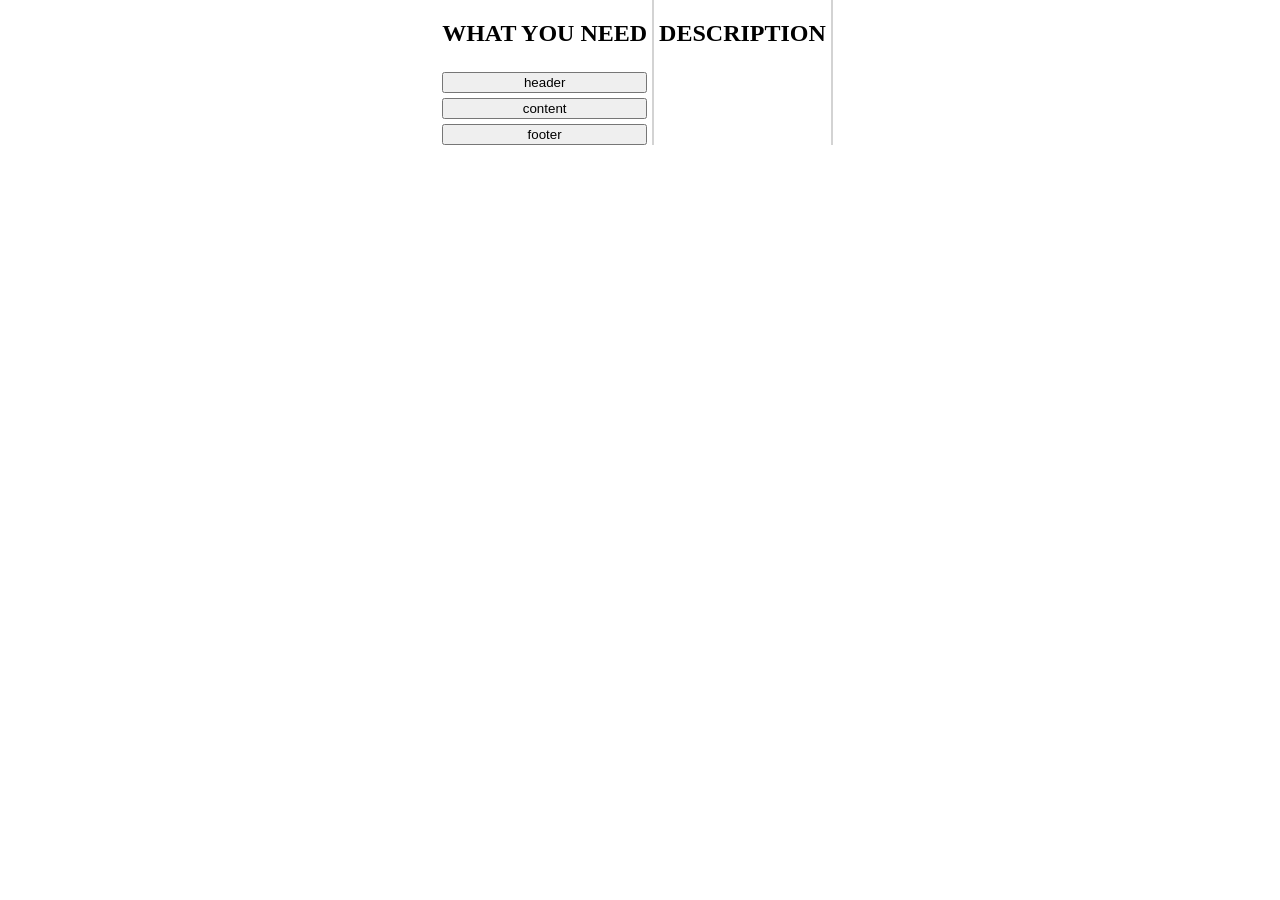
<file: template engine .js/main.html>
<!DOCTYPE html>
<html lang="en">
<head>
    <meta charset="UTF-8">
    <meta name="viewport" content="width=device-width, initial-scale=1.0">
    <title>Document</title>
    <link rel="stylesheet" href="./main.css">
</head>
<body>
    <div class="flex">
        <div class="flex">
            <div id="nav_template">
                <h2>what you need</h2>
            </div>
            <div id="input_wishlist">
                <h2>description</h2>
            </div>
            <div id="result"></div>
        </div>
    </div>

    




    <script src="./main.js"></script>
</body>
</html>
</file>
<file: blog/css/index.css>
body {
    overflow-x: hidden;
    margin: 0;
    padding: 0;
}
.black {
    width: 1920px;
    background-color: black;
    position: relative;
}

.wight {
    background-color: white;
}

                                /* header start */
.header {
    width: 100%;
    height: 80px;
    display: flex;
    justify-content: space-between;
}

.header_left_top {
    width: 394px;
    height: 80px;
    background-color: yellow;
    display: flex;
    align-items: center;
}
.header_left_bottom {
    width: 290px;
    height: 20px;
    background-color: yellow;
    position: absolute;
}
.header_left_top p, .header_left_bottom p {
    margin-left: 80px;
}
.header_left_top p {
    font-size: 30px;
}
.header_left_bottom p {
    font-size: 16px;
}
.header_right {
    display: flex;
    align-self: center;
    height: 21px;
}
.header_right_1,.header_right_2 {
    font-size: 18px;
    width: 235px;
    color: #9175FC;
}
.header_right_1 {
   display: flex;
   justify-content: space-around;
}
.header_right_1 image {
    width: 30px;
    height: 27px;
}
                                /* header end */
                                /* content start */
                                /* content top start */
.content_top {
    display: flex;
}

                                /* left part content */
.content_top_left {
    width: 40%;
}
.content_top_left_1 {
    width: 718px;
    height: 711px;
    position: relative;
    padding-top: 432px;
    box-sizing: border-box;
}
.content_top_left_1::before {
    content: '';
    width: 718px;
    height: 711px;
    position: absolute;
    border: 2px solid #9175FC;
    box-shadow: 0 0 35px white;
    rotate: 23deg;
    top: 190px;
    left: 411px
}
.content_top_left_1 h2 {
    margin: 0px 0 0 80px;
    font-size: 48px;
    color: yellow;
}
.content_top_left_1 h1 {
    margin: 15px 0 0 80px;
    font-size: 72px;
    color: yellow;
}
.content_top_left_1 span {
    color: white;
}
.shadow {
    text-shadow: 0 0 35px white;
}
.content_top_left_1 h3 {
    margin: 30px 0 0 82px;
    font-size: 36px;
    color: #9175FC;
}
.content_top_left_1 div {
    margin: 61px 0 0 520px;
    color: white;
}
.content_top_left_1 div span {
    color: yellow;
}
.content_top_left_2 {
    width: 30px;
    height: 30px;
    position: relative;
    margin: 130px 0 0 171px;
}
.content_top_left_2::before, .content_top_left_2::after {
    content: url(../img/Arrow1.png);
    position: absolute;
    left: 0;
}
.content_top_left_2::before {
    top: -65px;
}
.content_top_left_2::after {
    bottom: -65px;
}
.content_top_left_3 {
    width: 705px;
    height: 522px;
    box-sizing: border-box;
    border: 2px solid #9175FC;
    margin: 236px 0 0 80px;
    padding: 30px 80px 50px 90px;
    display: flex;
    justify-content: center;
    align-items: center;
    color: white;
}
.text18 {
    font-size: 18px;
    color: #E5E5E5;
}
.text48 {
    font-size: 48px;
    color: #FFEF09;
}
.content_top_left_3 hr {
    border: 1px solid #FFEF09;
    width: 531px;
    margin: 25px 0;
}
.content_top_left_3 ul {
    position: relative;
    left: 20px;
}
.content_top_left_3 li {
    margin: 7px;
}
.content_top_left_4 {
    width: 120px;
    height: 35px;
    margin: 30px 0 0 671px;
}
.img_margin {
    margin: 0 44px 0 0;
}

                                /* center part content */
.content_top_center {
    width: 28%;
    box-sizing: border-box;
    position: relative;
    top: -9px;
}
.content_top_center_img2 {
    width: 76px;
    height: 84px;
    margin: 119px 0px 59px 453px;
}

                                /* right part content */
.content_top_right {
    width: 32%;
    padding-left: 140px;
}
.content_top_right_1 {
    width: 408px;
    height: 140px;
    margin-top: 160px;
    border: 2px solid #9175FC;
    box-sizing: border-box;
    display: flex;
    justify-content: center;
    align-items: center;
}
.content_top_right_1 p {
    font-size: 21px;
    color: white;
    font-weight: bold;
    margin: 6px;
}
.content_top_right_1 span {
    color: yellow;
}
.content_top_right button {
    width: 408px;
    height: 60px;
    margin-top: 20px;
    background-color: #9175FC;
    font-size: 18px;
    font-weight: bold;
}
.content_top_right_3_top {
    width: 408px;
    display: flex;
    margin-top: 208px;
}
.content_top_right_3_top div {
    display: flex;
    justify-content: flex-end;
}
.content_top_right_3_top p {
    font-size: 42px;
    writing-mode: tb;
    transform: rotate(180deg);
    -webkit-text-stroke-color: white;
    -webkit-text-stroke-width: 0.3px;
}
.content_top_right_3_top img {
    margin-left: 20px;
}
.content_top_right_3_bottom {
    width: 408px;
    margin-top: 23px;
    font-size: 24px;
    color: #9175FC;
}
.content_top_right_4 {
    width: 30px;
    height: 30px;
    position: relative;
    margin: 225px 0 0 260px;
}
.content_top_right_4 div::before, .content_top_right_4 div::after {
    content: url(../img/Arrow2.png) ;
    left: 0;
    width: 100%;
    height: 100%;
    position: absolute; 
}
.content_top_right_4 div::before {
    top: -65px;
}
.content_top_right_4 div::after {
    bottom: -65px;
}
                                /* content top end */
                                /* content center start */
.content_center {
    display: flex;
}
.content_center_right {
    width: 100%;
    position: relative;
}
.content_center_right_1 {
    width: 635px;
    height: 610px;
    position: absolute;
    top: 50px;
    left: 640px;
}
.content_center_right_1::before {
    content: '';
    width: 635px;
    height: 610px;
    position: absolute;
    border: 2px solid #9175FC;
    rotate: 27.47deg;
    box-shadow: 0 0 35px white;
    top: -234px;
    right: 140px;
}
.text42_center {
    font-size: 42px;
    font-weight: bold;
}
.text24_center {
    font-size: 24px;
    color: #9175FC;
}
.content_center_right_2 {
    width: 810px;
    height: 500px;
    position: relative;
    top: 150px;
}
.content_center_right_2_flex{
    display: flex;
    width: 675px;
    height: 260px;
    margin-top: 100px;
    margin-left: 100px;
    justify-content: space-around;
}
.content_center_right_2 li {
    font-size: 18px;
    margin: 15px 0;
    position: relative;
    top: 50px;
    color: #E5E5E5;
}
.content_center_right_2 li::marker {
    color: #9175FC;
}
.content_center_right_2 h3 {
    font-size: 36px;
    -webkit-text-stroke-color: #9175FC;
    -webkit-text-stroke-width: 1px;
    margin-left: 450px;
    top: 25px;
    position: relative;
}
.content_center_right_2::before {
    content: '';
    width: 810px;
    height: 500px;
    background-color: black;
    rotate: 5deg;
    position: absolute;
}
.content_center_right_3 {
    position: relative;
    left: 1090px;
    top: 30px;
}
.content_center_right_3::before, .content_center_right_3::after {
    content:url(../img/arrow3.png);
    position: absolute;
    left: 0;
}
.content_center_right_3::before {
    top: -65px;
}
.content_center_right_3::after {
    bottom: -65px;
}
                                /* content center end */
                                /* content bottom start */
.content_bottom_1 {
    display: flex;
    align-items: center;
    justify-content: space-between;
    margin: 160px 440px 44px 170px;
}
.content_bottom_2 {
    display: flex;
    align-items: center;
    justify-content: space-between;
    margin: 84px 390px 130px 170px;
}
.content_bottom_1 h3 {
    font-size: 42px;
    color: #9175FC;
}
.content_bottom_1 li {
    font-size: 18px;
    color: #E5E5E5;
    margin: 14px 0;
}
.content_bottom_1 span {
    font-weight: bold;
}
.content_bottom_2 h5 {
    font-size: 18px;
    color: #FFEF09;
}
.content_bottom_2 h2 {
    font-size: 42px;
    color: #9175FC;
    margin: 30px 0;
}
.content_bottom_2 h6 {
    font-size: 14px;
    color: #E5E5E5;
    margin: 22px 0;
}
.flex {
    display: flex;
    justify-content: space-between;
    align-items: center;
}
.img_2 {
    align-items: flex-end;
}
.img_2 img {
    position: relative;
    margin: 0 20px;
}
.img_2 div {
    position: relative;
}
.img_2 div::before{
    width: 355px;
    height: 490px;
    content: '';
    position: absolute;
    border: 2px solid #9175FC;
    top: -40px;
    left: 80px;
}
.img_border {
    position: relative;
}
.img_border img {
    position: relative;
}
.img_border::before {
    content: '';
    width: 355px;
    height: 490px;
    content: '';
    position: absolute;
    border: 2px solid #9175FC;
    top: -35px;
    left: 30px;
}
.arrow4 {
    position: relative;
    left: 65px;
}
.arrow4, .arrow4::before, .arrow4::after {
    width: 30px;
    height: 30px;
}
.arrow4::before{
    content: url(../img/Arrow4.png);
    position: absolute;
    left: -65px;
}
.arrow4::after{
    content: url(../img/Arrow4.png);
    position: absolute;
    left: 65px;
}
.content_bottom_2 hr {
    border: 2px solid yellow;
}
.content_bottom_3 {
    text-align: center;
}
.content_bottom_3 h6 {
    font-size: 18px;
    color: #9175FC;
}
.content_bottom_3 h3 {
    font-size: 36px;
    color: #FFEF09;
    margin: 40px 0;
}
.content_bottom_3 button {
    width: 410px;
    height: 60px;
    font-size: 18px;
    background-color: #9175FC;
    margin-bottom: 110px;
}
                                /* content bottom end*/
                                /* footer start */
                                /* content end */
.footer {
    width: 1920px;
    height: 80px;
    display: flex;
    justify-content: space-between;
    align-items: center;
}
.footer_left {
    padding-left: 80px;
    width: 320px;
    background-color: #FFEF09;
    font-weight: bold;
    align-items: center;
    padding: 20px 0 20px 80px;
}
.footer_left h2 {
    font-size: 21px;
    margin: 0;
}
.footer_left h3 {
    font-size: 14px;
    margin: 0;
}
.footer_right {
    display: flex;
    align-items: center;
}
.footer_right img {
    width: 30px;
    height: 27px;
}
.footer_right p {
    width: 235px;
    height: 21px;
    font-size: 18px;
    margin-left: 21px;
}
</file>
<file: ainovaCosmetic/css/home.css>
body {
    margin: 0;
    padding: 0;
    box-sizing: border-box;
    display: flex;
    flex-direction: column;
    align-items: center;
}

.flex_sb, .flex {
    display: flex;
    justify-content: space-between;
    align-items: center;
    width: 100%;
    height: 100%;
    margin: 0;
    padding: 0;
}

                                /* start header */
.header {
    height: 900px;
    background-color: #CDCDCC;
    padding: 35px 140px 0 140px;
    position: relative;
    overflow: hidden;
}
.nav_logo a {
    color: gold !important;
}
.header_nav {
    height: 85px;
    display: flex;
    justify-content: space-between;
    align-items: center;
    border-radius: 6px;
    background-color: #13468C;
    align-self: center;
    padding: 0 20px;
    column-gap: 140px;
}

.nav_logo,
.nav_user {
    display: flex;
    height: 45px;
    justify-content: space-between;
    align-items: center;
}

.nav_logo {
    width: 135px;
}

.nav_logo img {
    width: 45;
    height: 45px;
}

.nav_logo p {
    font-size: 27px;
    color: #E7CA83;
}

.nav_menu ol {
    width: 570px;
    display: flex;
    justify-content: space-between;
    color: white;
    font-size: 18px;
    list-style-type: none;
    padding: 0;
}

.nav_menu li {
    cursor: pointer;
}

.nav_user img {
    width: 25px;
    height: 25px;
}

.nav_user {
    column-gap: 26px;
}

.nav_user div {
    column-gap: 10px;
}

.nav_user button {
    background-color: #13468C;
    cursor: pointer;
    border: none;
    border-radius: 50%;
    box-shadow: 0 0 10px white;
    color: white;
}

.nav_user button img {
    width: 40px;
    height: 40px;
}

.bg_img {
    width: 1225px;
    height: 730px;
    background-image: url(../image/HeaderImage.png);
    position: absolute;
    right: 0;
    bottom: 0;
    z-index: 0;
}

.header_content {
    position: absolute;
    z-index: 1;
    max-width: 590px;
    display: flex;
    flex-direction: column;
    row-gap: 35px;
    top: 38%
}

.header_content h2 {
    margin: 0;
    font-size: 48px;
}

.header_content h3 {
    margin: 0;
    font-size: 18px;
}

.header_content button {
    width: 190px;
    height: 56px;
    background-color: #13468C;
    border-radius: 4px;
    font-size: 16px;
    color: white;
    border: none;
    cursor: pointer;
}

                                /* header end */
                                /* start content */
.content {
    width: 100%;
    display: flex;
    flex-direction: column;
    row-gap: 120px;
    margin: 120px 0;
    background-color: #FFFFFF;
}
.content_1, .content_2, .content_5 {
    display: flex;
    justify-content: space-between;
    align-items: center;
    margin: 0 140px;
}
.content_1 h2 {
    font-size: 48px;
    margin: 0;
}
.content_1 h3 {
    font-size: 18px;
    margin: 0;
}
.content_1 button {
    width: 187px;
    height: 56px;
    background-color: #13468C;
    border-radius: 4px;
    font-size: 16px;
    color: white;
    border: none;
    cursor: pointer;
}
.column_25, .column_30 {
    display: flex;
    flex-direction: column;
    row-gap: 25px;
}
.column_30 {
    row-gap: 30px;
    position: relative;
    width: 900px;
    height: 600px;
    left: 145px;
    overflow-x: hidden;
}
.absolute {
    position: relative;
    left: 90px;
    width: 725px;
    transition: 1500ms;
}
.corusel {
    display: flex;
    column-gap: 30px;
}
.corusel h2 {
    font-size: 22px;
    margin: 0;
}
.corusel h3 {
    font-size: 18px;
    margin: 0;
}
.cart_img {
    width: 300px;
    height: 300px;
    display: flex;
    justify-content: center;
    align-items: center;
}
.cart_text {
    width: 300px;
    height: 200px;
    display: flex;
    flex-direction: column;
    justify-content: center;
    align-items: center;
    row-gap: 35px;
}
.corusel_nav {
    position: absolute;
    right: 110px;
    bottom: 0;
    display: flex;
    column-gap: 15px;
}
.corusel_nav button {
    width: 55px;
    height: 55px;
    background-color: white;
}
.to_left {
    background-image: url(../image/arrow-right.png);
    rotate: 180deg;
}
.to_right {
    background-image: url(../image/arrow-right.png);
}
.content_2_content, .content_4_content {
    display: flex;
    flex-direction: column;
    align-items: center;
    row-gap: 30px;
}
.content_2 h2 {
    font-size: 30px;
    margin: 0;
}
.content_2 h3 {
    margin: 0;
    font-size: 18px;
}
.reverse {
    flex-direction: row-reverse;
}
.content_3 {
    /* overflow: hidden; */
    position: relative;
}
.content_3 image {
    position: absolute;
    z-index: 1;
}
.content_3_content {
    position: absolute;
    z-index: 2;
    width: 460px;
    height: 600px;
    background-color: white;
    top: 60px;
    left: 140px;
    padding: 40px 30px 40px 70px;
    box-sizing: border-box;
}
.content_3_content h2 {
    font-size: 22px;
    color: #13468C;
    line-height: 30px;
}
.content_3_content h3 {
    font-size: 18px;
    line-height: 26px;
}
.content_3_content button, .content_4_content button, .content_5 button {
    font-size: 16px;
    width: 165px;
    height: 56px;
    background-color: #13468C;
    border-radius: 4px;
    color: white;
    border: none;
    cursor: pointer;
}
.content_4_content {
    align-items: flex-start;
}
.content_4_content h2 {
    font-size: 48px;
    line-height: 70px;
}
.content_4_content h3 {
    font-size: 18px;
    line-height: 30px;
}
.content_4_content button {
    width: 230px;
}
.content_5 {
    display: flex;
    background-color: #E4DED5;
}
.content_5 div {
    box-sizing: border-box;
    padding: 55px;
}
.content_5 h2 {
    margin: 0;
    font-size: 30px;
    line-height: 45px;
}
.content_5 button {
    width: 215px;
    margin-top: 30px;
}
                                /* animation start */
.counter {
    display: flex;
    justify-content: center;
    align-items: center;
    column-gap: 150px;
}
.counter_content {
    display: flex;
    flex-direction: column;
    justify-content: space-between;
    row-gap: 20px;
    width: 140px;
    height: 170px;
}
.counter_content img {
    width: 37px;
    height: 37px;
}
.counter_content h2 {
    font-size: 30px;
    margin: 0;
    color: #13468C;
}
.number,
.number_31,
.number_27,
.number_02,
.number_62,
.number_25,
.number_44 {
    margin: 0;
    font-size: 48px;
    color: #13468C;
    position: relative;
    width: 1em; height: 1em;
}
.number_31::before,
.number_31::after,
.number_27::before,
.number_27::after,
.number_02::before,
.number_02::after,
.number_62::before,
.number_62::after,
.number_25::before,
.number_25::after,
.number_44::before, 
.number_44::after { 
    display: inline-block;  
    width: .5em;  
    overflow: hidden;  
    animation: timing 20s 1 step-end;
}
.number_31::before {
    content: '375247233';
}
.number_31::after {
    content: '124133441';
}
.number_27::before {
    content: '273687232';
}
.number_27::after {
    content: '724131847';
}
.number_02::before{
    content: '079467230';
}
.number_02::after{
    content: '224139042';
}
.number_62::before {
    content: '679431736';
}
.number_62::after {
    content: '224645242';
}
.number_25::before {
    content: '279431732';
}
.number_25::after {
    content: '573687235';
}
.number_44::before {
    content: '424131844';
}
.number_44::after {
    content: '479431734';
}
@keyframes timing {
  0.3%{text-indent: -.5em;}
  0.6%{text-indent: -1em;}
  0.9%{text-indent: -1.5em;}
  1.2%{text-indent: -2em;}
  1.5%{text-indent: -2.5em;}
  1.8%{text-indent: -3em;}
  2.1%{text-indent: -3.5em;}
  2.4%{text-indent: -4em;}
}
.flex {
    justify-content: left;
    font-size: 48px;
    color: #13468C;
    text-align: center;
}
                                /* animation end */
                                /* content end */
                                /* footer start */
.footer {
    display: flex;
    padding: 60px 140px;
    border-radius: 10px;
    justify-content: space-between;
    column-gap: 150px;
    background-color: blue;
}
.footer li {
    list-style: none;
}
.footer ul {
    padding: 0;
}
.footer h5 {
    font-size: 14px;
    color: white;
}
.footer p {
    font-size: 22px;
}
.footer h2 {
    font-size: 16px;
    color: white;
}
.flex_sa {
    justify-content: space-between;
    align-items: flex-start;
}
.footer form {
    border-radius: 4px;
    background-color: white;
    height: 45px;
}
                                /* footer end */

                                /* popup */
.fixed {
    overflow: hidden;
}
.popup_header {
    background-color: white;
    position: relative;
    z-index: 5;
    top: -700px;
    transition: 300ms;
}
.popup_club, .popup_partner {
    display: flex;
    box-sizing: border-box;
    padding: 15px;
}
.popup_partner {
    flex-direction: row-reverse;
}
.popup_header h2 {
    font-size: 30px;
}
.popup_header button {
    font-size: 16px;
    color: white;
    width: 165px;
    height: 56px;
    background-color: #13468C;
    border-radius: 4px;
    border: none;
    cursor: pointer;
}
.popup_club_flex {
    width: 50%;
    display: flex;
    flex-direction: column;
    align-items: center;
    justify-content: center;
    row-gap: 25px;
}
.active_popup_menu.popup_header {
    top: 0;
}
.blure_all {
    filter: blur(5px);
}
.right {
    left: -475px;
}
a {
    color: white;
    text-decoration: none;
}
.active_link {
    color: gold;
    cursor: default !important;
}
</file>
<file: ainovaCosmetic/css/Become_a_club_member.css>
/* Become_a_club_member header start */
.button_center button {
    width: 230px;
    height: 56px;
    background-color: white;
    border-radius: 4px;
    border: 0;
    cursor: pointer;
}
.button_center a {
    color: blue !important;
}
.header {
    background-image: url(../image/becomeClub.png);
    background-repeat: no-repeat;
    height: 650px;
    background-size: cover;
}
.header_nav {
    column-gap: 140px;
}
.button_center {
    display: flex;
    justify-content: center;
    height: 75%;
    align-items: end;
}
                                /* Become_a_club_member_header end */
                                /* Become_a_club_member_content start */
.Become_a_club_member_content, .become_a_partner_content {
    display: flex;
    flex-direction: column;
    align-items: center;
}
.Become_a_club_member_content_1 h1, .become_a_partner_content_1 h1 {
    font-size: 48px;
    text-align: center;
    margin: 0;
    margin-top: 60px;
}
.Become_a_club_member_content_1 h2, .become_a_partner_content_1 h2 {
    font-size: 18px;
    text-align: center;
    margin: 0;
    margin-top: 25px;
    color: gray;
}
.Become_a_club_member_content_2 {
    display: flex;
    flex-wrap: wrap;
    width: 825px;
    row-gap: 25px;
    column-gap: 25px;
    margin-top: 60px;
}
.Become_a_club_member_content_cart {
    width: 400px;
    height: 220px;
    padding: 20px 0 0 50px;
    display: flex;
    flex-direction: column;
    row-gap: 20px;
    box-sizing: border-box;
    box-shadow: 0 0 25px lightgray;
}
.Become_a_club_member_content_cart h2 {
    font-size: 22px;
    color: blue;
    margin: 0;
}
.Become_a_club_member_content_cart h3 {
    font-size: 18px;
    color: gray;
    margin: 0;
    line-height: 25px;
}
.Become_a_club_member_content_cart img {
    width: 50px;
    height: 50px;
}
.Become_a_club_member_content_3 {
    margin: 130px 0 170px 0;
}
.Become_a_club_member_content_3 h2 {
    font-size: 48px;
}
.text_center {
    justify-content: center !important;
}
.Become_a_club_member_content_3 h3 {
    font-size: 18px;
}
.Become_a_club_member_content_3 li {
    margin: 0;
    padding: 0;
    list-style: none;
    display: flex;
    justify-content: space-between;
    align-items: center;
}
.Become_a_club_member_content_3 span {
    width: 960px;
    border: 1px solid lightgray;
}
.Become_a_club_member_content_3 h5 {
    margin-top: 0;
    margin-bottom: 15px;
    color: gray;
}
.reed_more_1,
.reed_more_2,
.reed_more_3,
.reed_more_4,
.reed_more_5 {
    cursor: pointer;
}
.rotate_img {
    rotate: 180deg;
}
.reed_more_1_text,
.reed_more_2_text,
.reed_more_3_text,
.reed_more_4_text,
.reed_more_5_text {
    display: none;
}
.vizible_text {
    display: block;
}
</file>
<file: ainovaCosmetic/css/become_a_partner.css>
/* header start */
.header {
    background-image: url(../image/Become_a_partner_head.png);
    background-repeat: no-repeat;
    height: 650px;
    background-size: cover;
}
                                /* header and */
                                /* content start */
.become_a_partner_content_1 span {
    color: black;
}
.fl_center, .fl_center_blue {
    display: flex;
    justify-content: center;
    align-items: center;
}
.fl_center h2 {
    font-size: 48px;
    margin: 120px 0 0 0;
    padding: 0;
}
.fl_center_blue {
    width: 100%;
    background: blue;
    margin-top: 50px;
}
.fx_col {
    display: flex;
    flex-direction: column;
    row-gap: 25px;
    align-items: center;
}
.fx_col button {
    color: blue !important;
    margin-bottom: 20px;
}
.fl_center_blue h3 {
    color: white;
    font-size: 48px;
    margin: 20px 0 0 0;
}
.fl_center_blue h4 {
    color: white;
    font-style: 18px;
    margin: 0;
}
.become_a_partner_content_media {
    margin: 160px 0 80px 0;
}
.fl_center h3 {
    font-size: 48px;
    color: black;
}
.partner_carts {
    display: flex;
    justify-content: center;
    column-gap: 30px;
}
.partner_cart {
    width: 300px;
    padding: 350px;
    display: flex;
    flex-direction: column;
    row-gap: 15px;
    box-shadow: 0 0 25px gray;
    padding: 25px 40px;
}
.partner_cart h2 {
    font-size: 22px;
    color: blue;
}
.partner_cart h3 {
    font-size: 18px;
    color: gray;
}
.partner_cart img {
    width: 50px;
    height: 50px;
}
.mt_50 {
    margin-top: 50px;
}
.partner_quest {
    display: flex;
    justify-content: center;
    align-items: center;
}
.partner_quest_mg {
    margin: 80px 0 125px 0;
}
.partner_content_fl {
    display: flex;
    justify-content: center;
}
.partner_content_wr {
    width: 1160px;
    display: flex;
    flex-wrap: wrap;
    row-gap: 30px;
    column-gap: 30px;
    margin-top: 125px;
}
.wr_cart {
    display: flex;
    width: 565px;
    height: 265px;
    background-color: #E4DED5;
    box-shadow: 0 0 35px lightgray;
}
.cart_content {
    width: 50%;
    display: flex;
    flex-direction: column;
    align-items: center;
    justify-content: center;
    row-gap: 20px;
    color: blue;
}
.cart_content h2 {
    font-size: 48px;
    margin: 0;
}
.cart_content h3 {
    font-style: 18px;
    margin: 0;
}
.cart_img {  
    display: block;
    width: 50%;
}
</file>
<file: ainovaCosmetic/css/discover.css>
/* header start */
.header {
    background-image: url(../image/discover_head.png);
}
.discover_content h2 {
    font-size: 48px;
    text-align: center;
}
.discover_content h3 {
    font-size: 18px;
    color: gray;
    text-align: center;
}
.discover_content h4 {
    font-size: 22px;
    color: blue;
    text-align: center;
}
.sa {
    justify-content: space-around;
}
.cart_img {
    width: 300px;
    height: 300px;
    display: flex;
    justify-content: center;
    align-items: center;
}
.cart_text {
    width: 300px;
    height: 200px;
    display: flex;
    flex-direction: column;
    justify-content: center;
    align-items: center;
    row-gap: 35px;
}
.pos_rel {
    position: relative;
    justify-content: end;
}
.wraper {
    display: flex;
    justify-content: center;
    height: 320px;
    align-items: center;
    margin: 40px 0;

}
.wraper div {
    width: 40%;
    height: 100%;
    box-shadow: 0 0 25px lightgray;
}
.bg_grey {
    box-sizing: border-box;
    background-color: lightgray;
    text-transform: capitalize;
    padding: 50px 0 0 50px;
    display: flex;
    justify-content: flex-start;
    flex-direction: column;
    align-items: flex-start;
}
.bg_grey h3 {
    color: blue;
    text-align: left;
}
</file>
<file: climatica/climatica.css>
/* for all /////////////////////////////////////////////////////////////////////////////////////////////////////*/


* {
    margin: 0;
    padding: 0;
}

body {
    background-color: gray;
}

.climatica {
    display: flex;
}

ul {
    list-style-type: none;
    display: flex;
    flex-direction: column;
}

.on_display {
    left: 0;
    transition: 1s;
}

.display_none {
    display: none !important;
}

.not_on_display {
    left: -100%;
}

.active_link {
    color: #FF6523;
}

.blure {
    filter: blur(4px);
}

.pos_init {
    position: initial !important;
}


/* header /////////////////////////////////////////////////////////////////////////////////////////////////////*/

.header {
    max-width: 295px;
    background-color: black;
    color: white;
    padding: 0 55px;
}

.flex_col_center {
    display: flex;
    flex-direction: column;
    align-items: center;
}

.flex_col {
    display: flex;
    flex-direction: column;
}

.flex {
    display: flex;
}

.flex_sb {
    display: flex;
    justify-content: space-between;
    align-items: center;
}

.logo {
    margin: 30px 0;
}

.logo img {
    cursor: pointer;
}

.logo h6 {
    font-size: 11px;
    opacity: 40%;
    word-spacing: 1px;
    letter-spacing: 1px;
}

.search {
    display: flex;
    position: relative;
    width: 185px;
    height: 38px;
}

.search input {
    position: absolute;
    width: 100%;
    height: 100%;
    border-radius: 20px;
    background-color: gray;
    color: white;
    font-size: 14px;
    padding: 0 20px;
    box-sizing: border-box;
    border: none;
    opacity: 40%;
}

.search img {
    width: 14px;
    right: 20px;
    position: absolute;
    top: 12px;
    cursor: pointer;
}

.pos_rel_right8 {
    position: relative;
    right: 8px;
    bottom: 6px;
}

.pos_rel_right8 img {
    position: absolute;
}

.active_img {
    z-index: 2;
}

.nav {
    width: 100%;
    margin-top: 50px;
}

.nav img {
    cursor: pointer;
}

.nav ul {
    row-gap: 20px;
}

.nav h2 {
    font-size: 16px;
    cursor: pointer;
    width: fit-content;
}

.contakts {
    width: 100%;
    margin: 80px 0 65px 0;
}

.phones ul {
    row-gap: 10px;
}

.phones li {
    color: #FF6523;
    cursor: pointer;
}

.messengers {
    margin-top: 40px;
}

.messengers ul {
    row-gap: 15px;
}

.messengers li {
    display: flex;
    column-gap: 15px;
    align-items: center;
    cursor: pointer;
}

.messengers h3 {
    font-size: 14px;
    text-transform: uppercase;
}

.cize_table_button {
    width: 100%;
    height: 45px;
    box-sizing: border-box;
    border: 1px solid #FF6523;
    background-color: black;
    color: white;
    font-size: 14px;
    margin-bottom: 110px;
    cursor: pointer;
}



/* footer /////////////////////////////////////////////////////////////////////////////////////////////////////*/

.footer {
    min-width: 650px;
    height: 240px;
    background-color: black;
    color: white;
    box-sizing: border-box;
    padding: 30px 0;
}

.w_100 {
    width: 100%;
    row-gap: 10px;
}

.w_80 {
    width: 80%;
    align-items: start;
}

.w_80 h2,
.w_80 h5 {
    cursor: pointer;
    width: fit-content;
}

.w_80 h6 {
    text-align: end;
    font-size: 12px;
    font-weight: 400;
    opacity: 40%;
}

.w_80 h2 {
    font-size: 14px;
    text-transform: uppercase;
    font-weight: 700;
}

.w_80 h5 {
    font-size: 14px;
    font-weight: 300;
}

.w_80 ul {
    row-gap: 15px;
}

.no_gap {
    row-gap: 0 !important;
}



/* content /////////////////////////////////////////////////////////////////////////////////////////////////////*/

.content {
    min-height: 1000px;
    background-color: white;
    box-sizing: border-box;
    overflow: hidden;
    padding-bottom: 100px;
}

.pos_rel {
    position: relative;
    width: 100%;
    height: 100%;
}


/* open menu /////////////////////////////////////////////////////////////////////////////////////////////////////*/



#Open_menu_catalog,
#Open_menu_seazon {
    position: absolute;
    width: 100%;
    height: 100%;
    background-color: black;
    opacity: 85%;
    box-sizing: border-box;
    color: white;
    z-index: 99;
}

.gap_30 {
    row-gap: 30px;
    margin: 138px 0 0 193px;
}

.gap_30 h2 {
    text-transform: uppercase;
    font-size: 24px;
    font-weight: 700;
}

.flex_col_sb {
    width: 100%;
    max-width: 1065px;
    display: flex;
    flex-direction: column;
    justify-content: space-between;
}

.gap_20 {
    row-gap: 20px;
}

.gap_20 h3 {
    font-size: 18px;
    font-weight: 300px;
    opacity: 40%;
    cursor: pointer;
    width: fit-content;
}


/* pages /////////////////////////////////////////////////////////////////////////////////////////////////////*/


#Home,
#Catalog,
#Sales_product_list,
#New_product_list,
#News,
#News_article,
#Payment_delivery,
#Contakts,
#About_company,
#Partners,
#Search,
#Search_not_found,
#FAQ,
#Size_table,
#Size_table_without_women,
#Thank_you_page,
#Error_404 {
    position: absolute;
    display: flex;
    column-gap: 30px;
    /* overflow: hidden; */
    margin-left: 60px;
    padding-top: 70px;
    flex-wrap: wrap;
}

.page_name {
    font-size: 36px;
    font-weight: 700;
    text-transform: uppercase;
}


/* card /////////////////////////////////////////////////////////////////////////////////////////////////////////*/

#Sales_product_list,
#New_product_list,
#Target1,
#Target2,
#Target3,
#Target4,
#Target5,
#News_page_content {
    flex-wrap: wrap;
    row-gap: 30px;
}

#Target1,
#Target2,
#Target3,
#Target4,
#Target5,
#News_page_content {
    margin: 15px 0;
    display: flex;
    column-gap: 30px;
}

.product_card {
    width: 295px;
    border: 1px solid lightgray;
    height: 520px;
    /* overflow: hidden; */
}

.product_img_section {
    position: relative;
}

.new_img,
.sales_img {
    position: absolute;
    right: 15px;
    top: 15px;
}

.sales_img {
    top: 65px
}

.product_description_section {
    box-sizing: border-box;
    display: flex;
    flex-direction: column;
    row-gap: 10px;
    margin-top: 20px;
    height: 200px;
}

.product_name_section,
.product_color_section,
.product_season_section,
.product_size_section,
.product_price_section {
    display: flex;
    margin: 0 20px;
    box-sizing: border-box;
}

.product_name_section {
    height: 32px;
}

.product_price_section {
    margin: 0;
    margin-top: 20px;
}

.product_name_section {
    justify-content: space-between;
}

.product_name {
    font-size: 14px;
    font-weight: 700;
}

.product_article {
    font-size: 10px;
    font-weight: 400;
    opacity: 50%;
}

.color_text,
.season_text,
.size_text {
    font-size: 12px;
    font-weight: 300;
    opacity: 80%;
    width: 50px;
}

.product_color,
.product_season,
.product_size {
    font-size: 14px;
    font-weight: 400;
}

.product_price_max_section,
.product_price_min_section {
    width: 50%;
    display: flex;
    height: 65px;
    border-top: 1px solid lightgray;
    align-items: center;
    justify-content: center;
    column-gap: 10px;
}

.product_price_max_section {
    border-right: 1px solid lightgray;
}

.price_max_text,
.price_min_text {
    font-style: 12px;
    font-weight: 300;
    opacity: 80%;
}

.product_price_max {
    font-style: 18px;
    font-weight: 400;
    opacity: 50%;
}

.product_price_min {
    font-style: 18px;
    font-weight: 700;
}

.specify_price_button {
    height: 65px;
    width: 100%;
    box-sizing: border-box;
    border: none;
    border-top: 1px solid lightgrey;
    color: #FF6523;
    font-size: 16px;
    font-weight: 600;
    background-color: white;
}


/* HOME page /////////////////////////////////////////////////////////////////////////////////////////////////////*/


#Home {
    flex-direction: column;
    row-gap: 120px;
    margin: 0;
    padding: 0;
}

.h3_target4,
.h3_target5,
.h3_news_target {
    font-size: 36px;
    font-weight: 700;
    text-transform: uppercase;
}

.product_section,
.news_section {
    width: 100%;
    margin-left: 50px;
}

.home_info_section {
    display: flex;
    width: 100%;
}

.home_info {
    display: flex;
    padding: 25px;
}

.home_info h3 {
    font-style: 24px;
    font-weight: 700;
}

.home_info h4 {
    font-style: 14px;
    font-weight: 300;
    margin: 15px 0 30px 0;
}

.home_info_img img {
    height: 30%;
    position: relative;
    top: 165px;
}

.home_info_section button {
    width: 163px;
    height: 50px;
    background-color: #FF6523;
    color: white;
    font-size: 16px;
    font-weight: 600;
    border: none;
}

#Button_partner,
#Button_payment_delivery,
#Button_size_table {
    cursor: pointer;
}

.info_section_top {
    width: 100%;
}

.top_info_section_2 {
    display: flex;
}

.wid_33 {
    width: 34%;
    position: relative;
}

.wid_33 img {
    width: 100%;
}

.wid_33 h2 {
    font-size: 30px;
    font-weight: 600;
    text-transform: uppercase;
    position: absolute;
    bottom: 120px;
    right: 10px;
}

.white {
    color: white;
}

.button_info_section_2 {
    display: flex;
    width: 100%;
    height: 65px;
    font-size: 16px;
    font-weight: 600;
    align-items: center;
    justify-content: center;
    column-gap: 20px;
}

.button_info_section_2 img {
    width: 35px;
}

.white_button {
    color: white;
    background-color: black;
}

.bgc_black {
    background-color: black;
}

.top_info_section_1 {
    display: flex;
}

.top_info_section_1 img,
.cimatica_info_section img {
    width: 100%;
}

.cimatica_info_section img {
    margin: 200px 0 0 60px;
}

.cimatica_info_section {
    width: 100%;
    padding: 70px 80px 130px 60px;
}

.pos_rel_t1 {
    position: relative;
    top: -370px;
}

.pos_rel_t2 {
    position: relative;
    top: -300px;
    right: -240px;
}

.pos_rel_t3 {
    position: relative;
    top: -60px;
    right: -153px;
}

.cimatica_info_section h1 {
    font-size: 72px;
    font-weight: 800;
    text-transform: uppercase;
}

.cimatica_info_section h2 {
    font-size: 24px;
    font-weight: 600;
    color: #FF6523;
}

.cimatica_info_section h6 {
    font-size: 14px;
    font-weight: 600;
    opacity: 60%;
}

.ellipse {
    position: absolute;
    width: 20px;
    height: 20px;
    background-color: #FF6523;
    border-radius: 50%;
    color: white;
    text-align: center;
    font-size: 18px;
}

.ellipse_1 {
    top: 200px;
    left: 100px;
}

.ellipse_2 {
    top: 115px;
    left: -9px;
}

.ellipse_3 {
    top: -120px;
    left: -9px;
}

.home_span {
    position: absolute;
    border: 1px solid #FF6523;
}

.span_1 {
    height: 157px;
    top: 50px;
}

.span_2 {
    width: 100px;
    top: 208px;
}

.span_3 {
    height: 65px;
    top: 50px;
}

.span_4 {
    height: 80px;
    top: -100px;
}

.bg_info_section {
    box-sizing: border-box;
    height: 50%;
    padding: 85px 0 60px 30px;
}

.t_c_wh h2,
.t_c_wh h3,
.t_c_wh h4,
.t_c_bl h5 {
    color: white;
}

.t_c_wh {
    background-color: #FF6523;
}

.mar_60_90 {
    display: flex;
    flex-direction: column;
    justify-content: space-between;
}

.row_15 {
    row-gap: 15px;
    display: flex;
    flex-direction: column;
}

.row_15 h2 {
    font-size: 30px;
    font-weight: 600;
    text-transform: uppercase;
}

.row_15 h3 {
    font-size: 25px;
    font-weight: 300;
}

.row_15 h4 {
    font-size: 14px;
    font-weight: 400;
}

#New_button,
#Sale_button {
    cursor: pointer;
}

.info_section_button {
    box-sizing: border-box;
    width: 235px;
    height: 50px;
    display: flex;
    column-gap: 20px;
    align-items: center;
    padding-left: 25px;
    background-color: #F2F2F2;
    box-shadow: 0 4px 18px #ffffff;
}

.bg_black {
    background-color: black;
    box-shadow: 0 4px 18px lightslategray;
}

.info_section_button img {
    width: 35px !important;
}

.t_c_bl {
    background-color: #F2F2F2;
}

.info_img_boots {
    height: 120%;
    width: 150% !important;
    position: absolute;
    right: -20px;
    top: -10px;
}

.info_img_boots_1 {
    width: 140% !important;
    left: 0px;
    position: relative;
    left: -78px;
    top: 15px;

}


/* ////////////////news page//////////////////// */

.news_item {
    display: flex;
    flex-direction: column;
    row-gap: 15px;
    width: 295px;
}

.news_item h2 {
    font-style: 18px;
    font-weight: 700;
}

.news_item h3 {
    font-style: 14px;
    font-weight: 300;
}

#News button {
    width: 230px;
    height: 50px;
    font-size: 16px;
    font-weight: 600;
    border: 1px solid #FF6523;
    background-color: white;
    margin-top: 70px;
    align-self: center;
}


/* ////////////////self news page//////////////////// */

#News_article {
    flex-direction: column;
}

.last_news_section {
    display: flex;
    flex-direction: column;
    row-gap: 40px;
    margin-top: 50px;
}

.signature {
    display: flex;
    justify-content: space-between;
    padding: 0 80px;
}

.signature h2 {
    font-style: 36px;
    font-weight: 700;
}

.signature button {
    width: 165px;
    height: 45px;
    border: 1px solid #FF6523;
    font-style: 14px;
    font-weight: 600;
}

#news_target {
    display: flex;
    column-gap: 30px;
    flex-wrap: wrap;
}

.self_news {
    display: flex;
    justify-content: space-between;
}

.info_news,
.self_news_img {
    width: 50%;
}

.self_news_name {
    font-size: 36px;
    font-weight: 700px;
    width: 90%;
    word-wrap: normal;
    margin: 50px 0;
}

.self_news_description {
    font-style: 14px;
    font-weight: 400px;
}

.self_news_img img {
    width: -webkit-fill-available;
    position: relative;
    top: -70px;
}


/* Catalog Nav ////////////////////////////////////////////////////////////////////////////////////////// */

.catalog_nav {
    margin-top: 15px;
    padding-right: 45px;
}

.catalog_nav h2 {
    font-size: 36px;
    font-weight: 700;
    text-transform: uppercase;
}

.catalog_nav h3 {
    font-size: 14px;
    font-weight: 700;
    text-transform: uppercase;
}

.catalog_nav h5 {
    font-size: 18px;
    font-weight: 300;
}

.catalog_nav ul {
    display: flex;
    flex-direction: column;
    row-gap: 20px;
    justify-content: center;
}

.with_checkbox li {
    display: flex;
    column-gap: 25px;
    align-items: center;
    width: 190px;
    flex-wrap: nowrap;
}

.with_checkbox input {
    width: 20px;
    height: 20px;
}

.with_dropdown {
    margin-left: 45px;
}

.see_more_size_dropduwn li {
    width: 35px;
}

.with_dropdown input {
    width: 16px;
    height: 16px;
}

.with_dropdown ul {
    row-gap: 10px;
}

.with_dropdown button {
    border: none;
    background-color: white;
    cursor: pointer;
    transition: 1s;
}

.rotate_img {
    rotate: 180deg;
}

.see_more_li {
    cursor: pointer;
}

.pos_rel_ovh {
    position: relative;
    overflow: hidden;
}

.dropdown_menu {
    position: absolute;
    bottom: 50%;
}

.see_more_size_dropduwn {
    flex-direction: row !important;
    justify-content: start !important;
    flex-wrap: wrap;
    column-gap: 30px;
}

.see_more_size_dropduwn li {
    column-gap: 10px;
}


/* partners //////////////////////////////////////////////////////////////////////////////////////////*/


.gap_25 {
    row-gap: 25px;
}

#Partners h2 {
    font-size: 36px;
    font-weight: 700;
    margin-bottom: 15px;
}

#Partners h3 {
    font-size: 14px;
    font-weight: 300;
}


/* payment_delivery //////////////////////////////////////////////////////////////////////////////////////////*/


.Payment_delivery h2 {
    font-size: 36px;
    font-weight: 700;
    text-transform: uppercase;
}
.Payment_delivery h3 {
    font-size: 18px;
    font-weight: 700;
}
.Payment_delivery h4 {
    font-size: 14px;
    font-weight: 700;
}
.Payment_delivery h5 {
    font-size: 14px;
    font-weight: 400;
}
.Payment_delivery_info {
    width: 75%;
    display: flex;
    flex-direction: column;
    row-gap: 20px;
    margin: 20px 0 0 60px;
}
.width_50 {
    width: 50%;
}
.height_50 {
    height: 50%;
    justify-content: center;
    margin: 30px 0;
}
.height_50_text {
    height: 50%;
    row-gap: 15px;
}
.height_50_text h5 {
    width: 75%;
    text-align: center;
}
.mar_bot_60 {
    margin-bottom: 60px;
}
.col_gap_30 {
    column-gap: 30px;
}
</file>
<file: template engine .js/main.css>
body {
    margin: 0;
    padding: 0;
    box-sizing: border-box;
    display: flex;
    justify-content: center;
}

#nav_template {
    display: flex;
    flex-direction: column;
    row-gap: 5px;
    padding-right: 5px;
    box-sizing: border-box;
    border-right: 2px solid lightgray;
}
#nav_template h2 {
    text-transform: uppercase;
}
.body_page {
    display: flex;
}
.display_none {
    display: none;
}
.didplay_visible {
    display: block;
}
.flex {
    display: flex;
    justify-content: center;
    column-gap: 5px;
}
#input_wishlist {
    display: flex;
    flex-direction: column;
    padding-right: 5px;
    box-sizing: border-box;
    border-right: 2px solid lightgray;
}
#input_wishlist h2, #input_wishlist h6 {
    text-transform: uppercase;
    margin-bottom: 0;
    text-align: center;
}
.header_main_info_div {
    flex-wrap: wrap;
}
.left_part {
    display: flex;
    flex-direction: column;
    row-gap: 5px;
}




/* ///////////__________/////////// tooltips ///////////__________/////////// */


.tooltip {
	cursor: help;
}

.tooltip::after {
	background: rgba(0, 0, 0, 0.8);
	border-radius: 8px 8px 8px 0px;
	color: #FFF;
	content: attr(data-tooltip); /* Главная часть кода, определяющая содержимое всплывающей подсказки */
	margin-top: -15px;
	opacity: 0;
	padding: 3px 7px;
	position: absolute;
	visibility: hidden;
			
	transition: all 0.4s ease-in-out;
}
		
.tooltip:hover::after {
	opacity: 1;
	visibility: visible;
}
</file>
